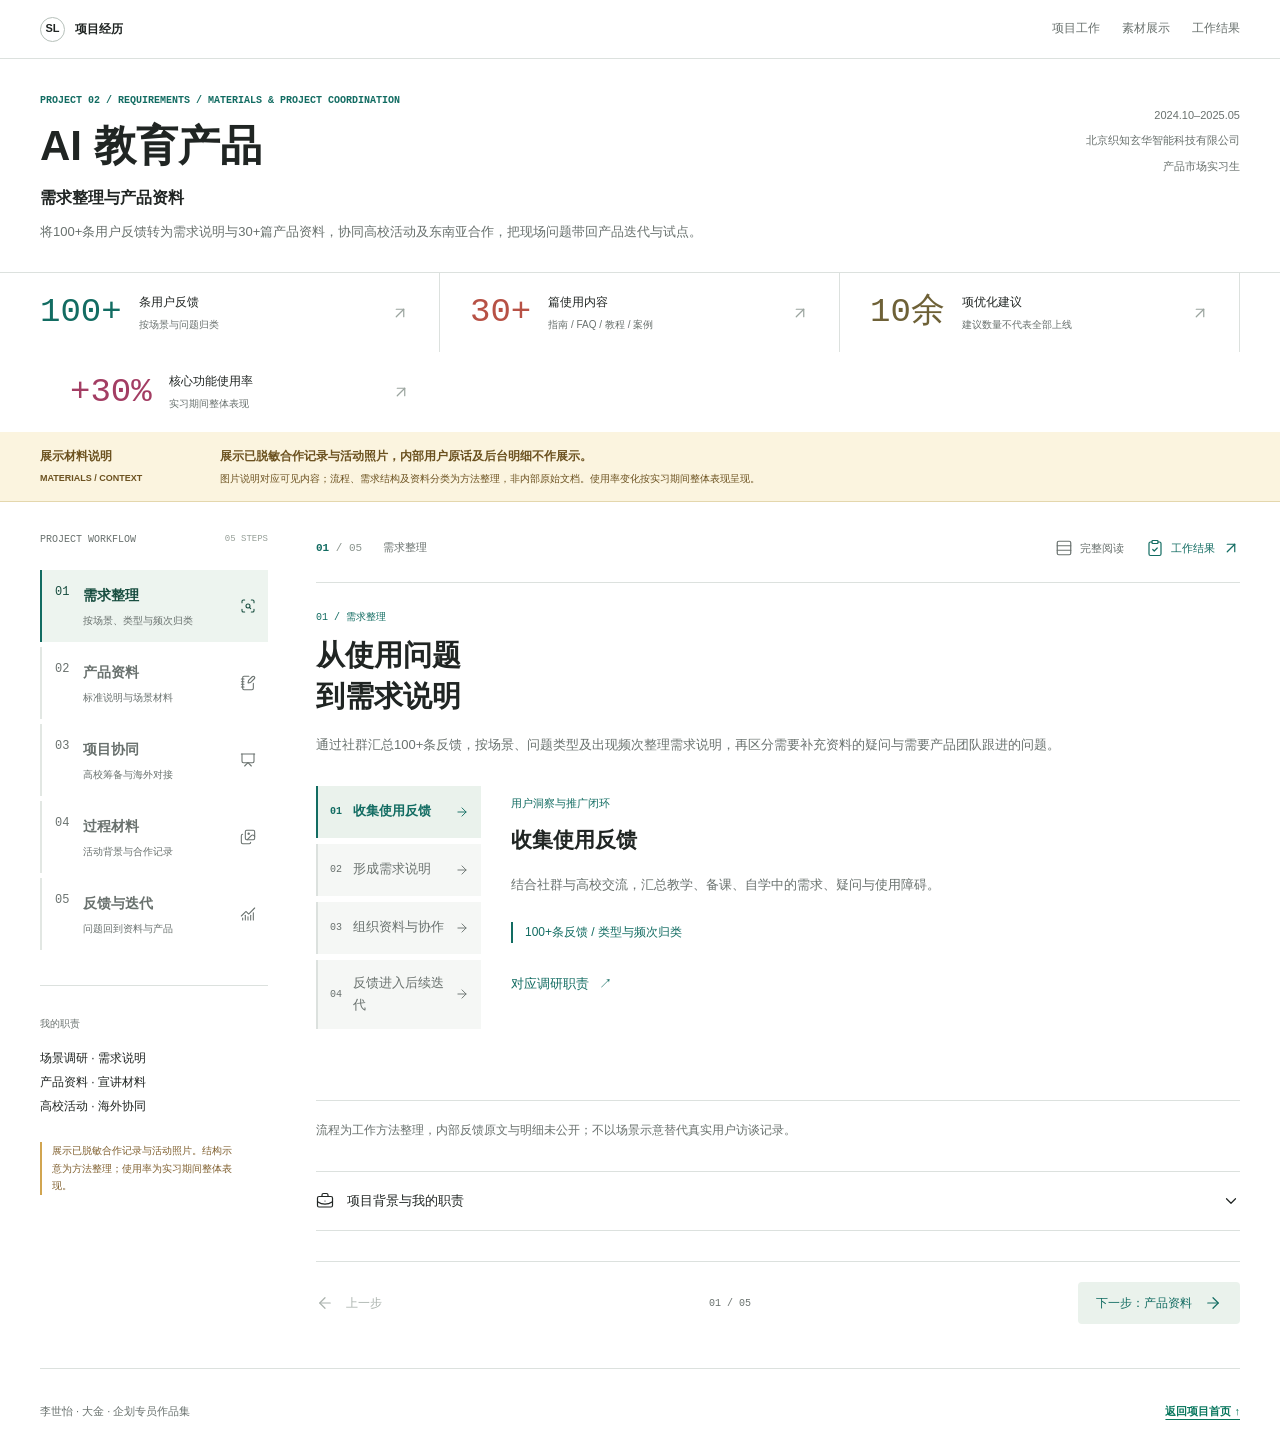
<file: docs/projects/ai-education-partnership/case_study.html>
<!doctype html>
<html lang="zh-CN">
<head>
  <meta charset="UTF-8">
  <meta name="viewport" content="width=device-width, initial-scale=1">
  <meta name="description" content="AI教育产品需求整理与资料标准化：整理100+条用户反馈，输出30+篇指南、FAQ、教程与案例，协同高校活动及东南亚合作，将现场反馈带回产品迭代与试点。">
  <title>AI 教育产品需求整理与资料标准化 | 李世怡 · 大金企划专员</title>
  <style>
    :root {
      --ink: #202e2a; --forest: #163c32; --green: #08765d; --blue: #245bd0;
      --pink: #b23768; --gold: #996014; --yellow: #ffe083; --muted: #5c6c66;
      --line: #d8e1dc; --soft: #f3f6f4; --paper: #fff;
    }
    * { box-sizing: border-box; }
    html { scroll-behavior: smooth; scroll-padding-top: 88px; }
    body { margin: 0; color: var(--ink); background: var(--paper); font: 16px/1.75 Inter, -apple-system, BlinkMacSystemFont, "Segoe UI", "PingFang SC", "Microsoft YaHei", sans-serif; letter-spacing: 0; }
    h1, h2, h3, h4, p, figure { margin: 0; }
    h1, h2, h3, h4 { line-height: 1.4; letter-spacing: 0; text-wrap: balance; }
    p { overflow-wrap: anywhere; }
    a { color: inherit; text-underline-offset: 4px; }
    img { display: block; max-width: 100%; height: auto; }
    button { font: inherit; cursor: pointer; touch-action: manipulation; }
    button, a { -webkit-tap-highlight-color: transparent; }
    [hidden] { display: none !important; }
    :focus-visible { outline: 3px solid var(--pink); outline-offset: 5px; }
    .mono { font-family: "SFMono-Regular", Consolas, monospace; font-variant-numeric: tabular-nums; }
    .wrap { width: min(1180px, calc(100% - 64px)); margin-inline: auto; }
    .skip-link { position: fixed; z-index: 100; top: 8px; left: 12px; transform: translateY(-150%); padding: 8px 12px; background: #fff; }
    .skip-link:focus { transform: none; }
    .topbar { position: sticky; top: 0; z-index: 30; min-height: 64px; display: flex; align-items: center; justify-content: space-between; gap: 24px; padding: 0 max(32px, calc((100% - 1180px) / 2)); background: #163c32fa; color: #fff; border-bottom: 1px solid #ffffff26; }
    .brand { display: inline-flex; align-items: center; gap: 10px; text-decoration: none; font-size: 13px; font-weight: 700; white-space: nowrap; }
    .brand-mark { display: grid; place-items: center; width: 28px; height: 28px; border: 1px solid #ffffff80; border-radius: 50%; font-size: 11px; }
    .topnav { display: flex; gap: 22px; overflow: auto; scrollbar-width: none; }
    .topnav::-webkit-scrollbar { display: none; }
    .topnav a { display: inline-flex; align-items: center; flex-shrink: 0; min-height: 44px; color: #d1e2da; font-size: 12px; text-decoration: none; border-bottom: 2px solid transparent; }
    .topnav a:hover, .topnav a[aria-current="location"] { color: #fff; border-bottom-color: var(--yellow); }
    .topnav .privacy-link { color: var(--yellow); font-weight: 750; }
    .hero { position: relative; isolation: isolate; color: #fff; background: var(--forest); }
    .hero::before { content: ""; position: absolute; inset: 0; z-index: -1; background: linear-gradient(90deg, #102b24fa 0%, #102b24ec 43%, #102b2460 75%, #102b2438 100%), url("../../works/covers/ai-partnership.jpg") center / cover no-repeat; }
    .hero-inner { padding-block: 64px 54px; }
    .eyebrow { color: #ffdf8a; font-size: 11px; font-weight: 750; margin-bottom: 22px; }
    h1 { max-width: 790px; font-size: 56px; font-weight: 850; line-height: 1.22; }
    .hero-copy { max-width: 630px; margin-top: 25px; color: #e2eee7; font-size: 17px; line-height: 1.9; }
    .hero-meta { display: flex; flex-wrap: wrap; gap: 8px 24px; margin-top: 30px; color: #e0e9e3; font-size: 12px; }
    .hero-meta span { padding-left: 10px; border-left: 2px solid #ffdf8a; }
    .hero-foot { display: flex; justify-content: space-between; align-items: center; gap: 24px; margin-top: 38px; padding-top: 20px; border-top: 1px solid #ffffff40; }
    .hero-foot p { color: #d1e2da; font-size: 12px; }
    .hero-foot a { display: inline-flex; gap: 18px; align-items: center; min-height: 44px; color: #ffdf8a; font-size: 13px; font-weight: 700; text-decoration: none; }
    .confidential { background: var(--yellow); color: #362807; border-bottom: 1px solid #d9b759; scroll-margin-top: 0; }
    .confidential-inner { display: grid; grid-template-columns: 220px 1fr; gap: 40px; padding-block: 25px; align-items: center; }
    .confidential-label { display: block; font-size: 19px; line-height: 1.4; }
    .confidential-label small { display: block; margin-top: 7px; font-size: 10px; font-weight: 650; }
    .confidential-copy strong { display: block; font-size: 16px; }
    .confidential-copy p { margin-top: 5px; font-size: 12px; }
    .band { border-bottom: 1px solid var(--line); }
    .band.soft { background: var(--soft); }
    .section { padding-block: 76px; scroll-margin-top: 16px; }
    .section-head { display: grid; grid-template-columns: minmax(0, .85fr) minmax(0, 1.15fr); align-items: start; gap: 70px; margin-bottom: 36px; }
    .index { margin-bottom: 12px; color: var(--green); font-size: 11px; font-weight: 750; }
    h2 { font-size: 36px; font-weight: 800; }
    h3 { font-size: 21px; }
    .section-intro { padding-top: 3px; font-size: 15px; color: var(--muted); line-height: 1.95; }
    .section-intro p + p { margin-top: 12px; }
    .work-grid { display: grid; grid-template-columns: repeat(4, minmax(0, 1fr)); gap: 26px; }
    .work-item { --accent: var(--green); padding-top: 24px; border-top: 3px solid var(--accent); }
    .work-item:nth-child(2) { --accent: var(--blue); }
    .work-item:nth-child(3) { --accent: var(--pink); }
    .work-item:nth-child(4) { --accent: var(--gold); }
    .work-number { display: block; color: var(--accent); font: 42px/1.1 "SFMono-Regular", Consolas, monospace; margin-bottom: 19px; }
    .work-item p { margin-top: 12px; font-size: 13px; color: var(--muted); }
    .timeline { display: grid; grid-template-columns: repeat(4, minmax(0, 1fr)); gap: 22px; padding: 0; margin: 0; list-style: none; }
    .stage { --accent: var(--green); position: relative; min-width: 0; padding-top: 29px; }
    .stage:nth-child(2) { --accent: var(--blue); }
    .stage:nth-child(3) { --accent: var(--pink); }
    .stage:nth-child(4) { --accent: var(--gold); }
    .stage::before { content: ""; position: absolute; top: 0; left: 0; right: -22px; height: 3px; background: var(--accent); }
    .stage:last-child::before { right: 0; }
    .stage:not(:last-child)::after { content: "→"; position: absolute; top: -18px; right: -18px; color: var(--accent); background: var(--soft); font-size: 23px; padding-inline: 4px; }
    .stage-top { display: flex; align-items: center; justify-content: space-between; gap: 14px; color: var(--accent); }
    .stage-top strong { font: 48px/1 "SFMono-Regular", Consolas, monospace; }
    .stage-top span { font-size: 10px; font-weight: 750; }
    .stage h3 { font-size: 20px; margin-top: 22px; min-height: 57px; }
    .stage p { min-height: 80px; margin-top: 12px; color: var(--muted); font-size: 13px; }
    .stage-output { min-height: 88px; padding-block: 17px; margin-top: 16px; border-top: 1px solid var(--line); }
    .stage-output small { display: block; font-size: 10px; color: var(--muted); margin-bottom: 5px; }
    .stage-output strong { display: block; font-size: 12px; font-weight: 650; }
    .stage a { display: inline-flex; min-height: 44px; align-items: center; gap: 14px; font-size: 12px; color: var(--accent); text-decoration: none; border-bottom: 1px solid currentColor; }
    .stage a:hover { background: #e5ece8; }
    .collaboration-map { display: grid; grid-template-columns: minmax(0, .8fr) minmax(0, 1fr) minmax(0, 1.25fr); gap: 62px; align-items: center; padding-block: 24px; }
    .partner { position: relative; border-block: 2px solid var(--blue); padding-block: 27px; }
    .map-label { display: block; color: var(--blue); font-size: 10px; font-weight: 750; margin-bottom: 14px; }
    .partner h3 { font-size: 24px; }
    .partner p { color: var(--muted); font-size: 13px; margin-top: 12px; }
    .partner::after { content: "⇄"; position: absolute; right: -46px; top: 50%; transform: translateY(-50%); color: var(--green); font-size: 25px; }
    .my-role { position: relative; padding: 30px 26px; background: var(--forest); color: #fff; border-radius: 4px; }
    .my-role .map-label { color: #a7e6c8; }
    .my-role h3 { font-size: 25px; line-height: 1.5; }
    .my-role ul { list-style: none; margin: 22px 0 0; padding: 0; color: #d8e9df; font-size: 13px; }
    .my-role li { padding-block: 8px; border-top: 1px solid #ffffff2b; }
    .my-role::after { content: ""; position: absolute; width: 31px; height: 1px; right: -31px; top: 50%; background: #95aea0; }
    .teams { display: grid; gap: 12px; position: relative; }
    .teams::before { content: ""; position: absolute; left: -32px; top: 47px; bottom: 47px; border-left: 1px solid #95aea0; }
    .team { --accent: var(--blue); position: relative; display: grid; grid-template-columns: 35px 1fr; gap: 12px; min-height: 94px; align-items: center; padding: 15px 18px; background: var(--soft); border-left: 3px solid var(--accent); }
    .team:nth-child(2) { --accent: var(--green); }
    .team:nth-child(3) { --accent: var(--pink); }
    .team:nth-child(4) { --accent: var(--gold); }
    .team::before { content: ""; position: absolute; left: -32px; width: 29px; top: 50%; height: 1px; background: #95aea0; }
    .team > span { color: var(--accent); font-size: 12px; }
    .team h4 { font-size: 15px; }
    .team p { color: var(--muted); font-size: 12px; margin-top: 4px; }
    .map-note { margin-top: 22px; padding-top: 19px; border-top: 1px solid var(--line); color: var(--muted); font-size: 12px; }
    .followup-table { border-top: 2px solid var(--ink); }
    .followup-row { display: grid; grid-template-columns: .65fr 1.2fr 1.15fr; gap: 36px; align-items: baseline; padding: 23px 0; border-bottom: 1px solid var(--line); }
    .followup-row.header { padding-block: 12px; font-size: 11px; color: var(--muted); }
    .followup-row h3 { font-size: 16px; }
    .followup-row h3 span { font-size: 11px; color: var(--green); margin-right: 10px; }
    .followup-row p { font-size: 13px; color: var(--muted); }
    .followup-row p:last-child { color: var(--ink); }
    .followup-label { display: none; }
    .records { display: grid; grid-template-columns: repeat(3, minmax(0, 1fr)); gap: 30px; margin-top: 32px; }
    .record { padding-top: 16px; border-top: 3px solid var(--green); }
    .record:nth-child(2) { border-top-color: var(--blue); }
    .record:nth-child(3) { border-top-color: var(--pink); }
    .record h4 { font-size: 15px; }
    .record p { margin-top: 7px; font-size: 12px; color: var(--muted); }
    .evidence-notice { display: flex; align-items: baseline; gap: 24px; padding: 17px 22px; margin-bottom: 32px; color: #362807; background: var(--yellow); border-left: 4px solid #ae790b; }
    .evidence-notice strong { flex-shrink: 0; font-size: 14px; }
    .evidence-notice p { font-size: 12px; }
    .evidence-grid { display: grid; grid-template-columns: repeat(6, minmax(0, 1fr)); gap: 38px 26px; }
    .evidence { grid-column: span 2; min-width: 0; scroll-margin-top: 108px; }
    .evidence:nth-child(-n+2) { grid-column: span 3; }
    .evidence:target { outline: 3px solid var(--green); outline-offset: 10px; }
    .evidence-heading { display: flex; align-items: baseline; justify-content: space-between; gap: 12px; padding-bottom: 12px; }
    .evidence-heading span { font-size: 12px; color: var(--green); font-weight: 750; }
    .evidence-heading time { font-size: 11px; color: var(--muted); }
    .evidence-frame { display: block; position: relative; aspect-ratio: 4 / 3; overflow: hidden; background: #eef0ef; border: 1px solid var(--line); cursor: zoom-in; }
    .evidence:nth-child(-n+2) .evidence-frame { aspect-ratio: 1.9 / 1; }
    .evidence-frame img { width: 100%; height: 100%; object-fit: contain; }
    .evidence-frame:hover { outline: 3px solid var(--green); outline-offset: -3px; }
    .evidence figcaption { margin-top: 16px; padding-top: 15px; border-top: 1px solid var(--line); }
    .evidence figcaption strong { display: block; font-size: 16px; }
    .evidence figcaption p { font-size: 12px; color: var(--muted); margin-top: 7px; }
    .outcomes-band { color: #fff; background: var(--forest); }
    .outcomes-band .index { color: #a7e6c8; }
    .outcomes-band .section-intro { color: #d1e2d9; }
    .outcome-grid { display: grid; grid-template-columns: repeat(3, minmax(0, 1fr)); border-block: 1px solid #ffffff42; }
    .outcome { padding: 30px 28px; }
    .outcome:first-child { padding-left: 0; }
    .outcome + .outcome { border-left: 1px solid #ffffff42; }
    .outcome span { font-size: 10px; color: #ffdf8a; }
    .outcome h3 { font-size: 23px; margin-top: 26px; }
    .outcome p { font-size: 13px; margin-top: 12px; color: #d1e2d9; }
    .signing-evidence { width: min(820px, 100%); margin: 32px auto 0; }
    .signing-evidence .evidence-frame { aspect-ratio: 1188 / 573; border-color: #ffffff42; }
    .signing-evidence figcaption { padding-top: 14px; }
    .signing-evidence figcaption strong { font-size: 16px; }
    .signing-evidence figcaption p { margin-top: 4px; color: #d1e2d9; font-size: 13px; }
    .contribution { display: flex; gap: 26px; margin-top: 30px; align-items: baseline; }
    .contribution strong { flex-shrink: 0; color: #ffdf8a; font-size: 13px; }
    .contribution p { color: #d1e2d9; font-size: 13px; }
    .footer { padding-block: 26px; color: var(--muted); font-size: 11px; }
    .footer .wrap { display: flex; align-items: center; justify-content: space-between; gap: 20px; }
    .footer a { display: inline-flex; align-items: center; min-height: 44px; color: var(--green); font-weight: 700; }
    .lightbox { width: min(1320px, calc(100% - 40px)); max-width: none; height: min(920px, calc(100dvh - 40px)); max-height: none; margin: auto; padding: 0; border: 1px solid #ffffff4a; border-radius: 6px; background: #172a23; color: #fff; }
    .lightbox::backdrop { background: #081510e8; }
    .lightbox[open] { display: grid; grid-template-rows: auto auto minmax(0, 1fr) auto; }
    .lightbox-head { display: flex; align-items: center; justify-content: space-between; gap: 18px; padding: 12px 18px; }
    .lightbox-head h2 { font-size: 16px; }
    .icon-button { display: grid; place-items: center; width: 44px; height: 44px; flex-shrink: 0; padding: 0; border: 1px solid #ffffff55; border-radius: 4px; background: transparent; color: #fff; font-size: 25px; }
    .icon-button:hover:not(:disabled) { background: #ffffff20; }
    .icon-button:disabled { opacity: .3; cursor: default; }
    .lightbox-disclosure { padding: 8px 18px; color: #362807; background: var(--yellow); font-size: 12px; font-weight: 650; }
    .lightbox-visual { min-height: 0; display: grid; place-items: center; padding: 14px; }
    .lightbox-visual img { width: 100%; height: 100%; min-height: 0; object-fit: contain; }
    .lightbox-footer { display: grid; grid-template-columns: 44px minmax(0, 1fr) 44px; gap: 18px; align-items: center; padding: 12px 18px; border-top: 1px solid #ffffff30; }
    .lightbox-caption { min-width: 0; text-align: center; }
    .lightbox-caption p { color: #d1e2d9; font-size: 12px; }
    .lightbox-caption a { display: inline-flex; align-items: center; min-height: 32px; font-size: 11px; color: #ffdf8a; }
    @media (max-width: 1000px) {
      h1 { font-size: 48px; max-width: 720px; } h2 { font-size: 32px; }
      .topnav { gap: 16px; } .brand { font-size: 12px; }
      .section-head { gap: 36px; }
      .confidential-inner { grid-template-columns: 190px 1fr; gap: 26px; }
      .work-grid { gap: 22px; } .work-item h3 { font-size: 19px; }
      .timeline { gap: 18px; } .stage::before { right: -18px; }
      .stage h3 { font-size: 18px; min-height: 51px; } .stage p { min-height: 104px; }
      .collaboration-map { gap: 42px; } .partner::after { right: -34px; }
      .my-role { padding: 24px 20px; } .my-role h3 { font-size: 22px; }
      .my-role::after { right: -21px; width: 21px; } .teams::before { left: -22px; }
      .team { padding-inline: 14px; grid-template-columns: 24px 1fr; gap: 8px; }
      .team::before { width: 19px; left: -22px; }
      .evidence-grid { gap: 30px 22px; } .evidence { grid-column: span 3; }
      .outcome h3 { font-size: 21px; } .outcome { padding-inline: 20px; }
    }
    @media (max-width: 760px) {
      html { scroll-padding-top: 104px; }
      .wrap { width: calc(100% - 36px); }
      .topbar { flex-direction: column; align-items: stretch; gap: 0; padding: 12px 18px 0; }
      .brand { font-size: 12px; } .brand-mark { width: 24px; height: 24px; }
      .topnav { width: 100%; gap: 21px; } .topnav a { font-size: 11px; }
      .hero-inner { padding-block: 38px 28px; }
      .hero::before { background-image: linear-gradient(90deg, #102b24ef 0%, #102b24e0 50%, #102b2490 100%), url("../../works/covers/ai-partnership.jpg"); background-position: center, 62% center; }
      h1 { font-size: 34px; line-height: 1.3; }
      .eyebrow { font-size: 10px; margin-bottom: 16px; }
      .hero-copy { font-size: 14px; margin-top: 20px; }
      .hero-meta { margin-top: 20px; gap: 8px 18px; font-size: 10px; }
      .hero-foot { margin-top: 25px; padding-top: 12px; gap: 16px; }
      .hero-foot p { max-width: 190px; font-size: 10px; } .hero-foot a { font-size: 11px; gap: 8px; flex-shrink: 0; }
      .confidential-inner { grid-template-columns: 1fr; padding-block: 21px; gap: 12px; }
      .confidential-label { font-size: 18px; }
      .confidential-label small { display: none; }
      .confidential-copy strong { font-size: 14px; } .confidential-copy p { font-size: 11px; }
      .section { padding-block: 50px; }
      .section-head { grid-template-columns: 1fr; gap: 18px; margin-bottom: 28px; }
      .section-intro { font-size: 14px; } h2 { font-size: 29px; }
      .index { font-size: 10px; margin-bottom: 10px; }
      .work-grid { grid-template-columns: repeat(2, minmax(0, 1fr)); gap: 28px 24px; }
      .work-item { padding-top: 17px; } .work-number { font-size: 33px; margin-bottom: 12px; }
      .work-item h3 { font-size: 19px; } .work-item p { font-size: 12px; margin-top: 8px; }
      .timeline { grid-template-columns: 1fr; gap: 0; }
      .stage { padding: 0 0 30px 63px; margin-left: 9px; border-left: 2px solid var(--accent); }
      .stage:last-child { padding-bottom: 0; }
      .stage::before { display: none; }
      .stage:not(:last-child)::after { content: "↓"; left: -11px; right: auto; top: auto; bottom: 5px; padding: 0; font-size: 22px; }
      .stage-top strong { position: absolute; left: 15px; top: 3px; font-size: 25px; }
      .stage-top span { font-size: 10px; }
      .stage h3 { margin-top: 7px; font-size: 20px; min-height: 0; }
      .stage p { min-height: 0; margin-top: 10px; font-size: 13px; }
      .stage-output { min-height: 0; padding-block: 12px 0; margin-top: 12px; }
      .stage a { margin-top: 8px; font-size: 11px; }
      .collaboration-map { grid-template-columns: 1fr; gap: 38px; padding: 0; }
      .partner { padding-block: 19px; } .partner h3 { font-size: 23px; }
      .map-label { margin-bottom: 10px; }
      .partner::after { content: "↕"; top: auto; bottom: -36px; left: 28px; right: auto; transform: none; }
      .my-role { padding: 24px; } .my-role h3 { font-size: 24px; }
      .my-role h3 br { display: none; }
      .my-role ul { display: flex; flex-wrap: wrap; gap: 8px 22px; margin-top: 15px; }
      .my-role li { font-size: 12px; }
      .my-role::after { top: 100%; right: auto; left: 40px; width: 1px; height: 38px; }
      .teams { margin-left: 62px; }
      .teams::before { top: 0; left: -22px; bottom: 47px; }
      .team { grid-template-columns: 25px 1fr; min-height: 94px; padding: 15px 13px; }
      .team h4 { font-size: 14px; } .team p { font-size: 11px; }
      .map-note { margin-top: 25px; font-size: 11px; }
      .followup-row { grid-template-columns: 1fr; gap: 10px; padding-block: 22px; }
      .followup-row.header { display: none; }
      .followup-row p { display: grid; grid-template-columns: 68px 1fr; gap: 15px; font-size: 12px; }
      .followup-label { display: inline; color: var(--muted); font-size: 11px; }
      .records { grid-template-columns: 1fr; gap: 20px; }
      .record { display: grid; grid-template-columns: 100px 1fr; gap: 18px; }
      .record h4 { font-size: 14px; } .record p { margin: 0; }
      .evidence-notice { display: block; padding: 15px 17px; margin-bottom: 27px; }
      .evidence-notice p { margin-top: 6px; font-size: 11px; }
      .evidence-grid { grid-template-columns: 1fr; gap: 30px; }
      .evidence, .evidence:nth-child(-n+2) { grid-column: auto; }
      .evidence-heading { padding-bottom: 9px; }
      .evidence figcaption { margin-top: 12px; padding-top: 12px; }
      .outcome-grid { grid-template-columns: 1fr; }
      .outcome, .outcome:first-child { padding: 23px 0; }
      .outcome + .outcome { border-left: 0; border-top: 1px solid #ffffff42; }
      .outcome h3 { margin-top: 10px; font-size: 23px; } .outcome p { margin-top: 8px; }
      .contribution { display: block; margin-top: 25px; } .contribution p { margin-top: 10px; font-size: 12px; }
      .footer .wrap { flex-direction: column; align-items: flex-start; gap: 5px; }
      .lightbox { width: calc(100% - 16px); height: calc(100dvh - 24px); }
      .lightbox-head { padding: 10px 12px; gap: 12px; } .lightbox-head h2 { font-size: 14px; }
      .lightbox-disclosure { padding: 8px 12px; font-size: 11px; }
      .lightbox-visual { padding: 8px; }
      .lightbox-footer { gap: 10px; padding: 12px; } .lightbox-caption p { font-size: 11px; }
    }
    @media (prefers-reduced-motion: reduce) { html { scroll-behavior: auto; } }
  </style>
  <link rel="stylesheet" href="../ai-news-dashboard/case-study-workspace.css">
  <link rel="stylesheet" href="../project-workspace.css">
  <link rel="stylesheet" href="../market-workspace.css">
</head>
<body>
  <a class="skip-link" href="#overview">跳至项目内容</a>
  <header class="topbar">
    <a class="brand" href="../../index.html" aria-label="返回作品集首页"><span class="brand-mark">SL</span><span>李世怡 · 大金 · 企划专员</span></a>
    <nav class="topnav" aria-label="页面导航">
      <a href="#journey">需求整理</a><a href="#followup">产品资料</a><a href="#collaboration">项目协同</a><a href="#evidence">过程材料</a><a href="#outcome">结果与迭代</a><a class="privacy-link" href="#confidential">材料说明</a>
    </nav>
  </header>
  <main>
    <section class="hero" aria-labelledby="project-title">
      <div class="wrap hero-inner">
        <p class="eyebrow">PROJECT 02 / PRODUCT MATERIALS · AI EDUCATION</p>
        <h1 id="project-title">AI 教育产品<br>需求整理与资料标准化</h1>
        <p class="hero-copy">将100+条用户反馈转为需求说明与30+篇产品资料，协同高校活动及东南亚合作，把现场问题带回产品迭代与试点。</p>
        <div class="hero-meta"><span>2024.10–2025.05</span><span>北京织知玄华智能科技有限公司</span><span>产品市场实习生</span></div>
        <div class="hero-foot"><p>需求整理 / 产品资料 / 活动协同 / 合作跟进</p><a href="#journey">查看工作闭环 <span aria-hidden="true">↓</span></a></div>
      </div>
    </section>
    <aside class="confidential" id="confidential" aria-labelledby="confidential-title">
      <div class="wrap confidential-inner">
        <strong class="confidential-label" id="confidential-title">展示材料说明<small>MATERIALS / CONTEXT</small></strong>
        <div class="confidential-copy"><strong>展示已脱敏合作记录与活动照片，内部用户原话及后台明细不作展示。</strong><p>图片说明对应可见内容；流程、需求结构及资料分类为方法整理，非内部原始文档。使用率变化按实习期间整体表现呈现。</p></div>
      </div>
    </aside>

    <div class="band">
      <section class="wrap section" id="overview" aria-labelledby="overview-title">
        <div class="section-head">
          <div><p class="index">01 / 背景与职责</p><h2 id="overview-title">把使用需求<br>转成可用的产品资料</h2></div>
          <div class="section-intro"><p>海外及内地高校用户在教学、备课和自学中的任务不同，产品介绍需要说明适用场景、操作流程及常见问题。</p><p>我先把社群反馈按类型及频次整理成需求说明，再转为指南、FAQ、教程与场景案例；同时协同高校宣讲体验及东南亚合作，把新增问题交回产品团队跟进。</p></div>
        </div>
        <div class="work-grid">
          <article class="work-item"><span class="work-number">01</span><h3>需求整理</h3><p>围绕教学、备课与自学场景，汇总100+条用户反馈，按问题类型与频次整理需求说明。</p></article>
          <article class="work-item"><span class="work-number">02</span><h3>产品资料标准化</h3><p>从0到1开展公众号内容建设，梳理功能、场景及操作流程，输出30+篇指南、FAQ、教程与案例。</p></article>
          <article class="work-item"><span class="work-number">03</span><h3>高校活动协同</h3><p>对接宣讲与体验流程，协同准备演示、FAQ、教师案例及课程材料，跟进筹备节点与现场答疑。</p></article>
          <article class="work-item"><span class="work-number">04</span><h3>合作推进与反馈</h3><p>协助梳理东南亚合作需求与分工，跟进签署和交接；结合用户行为及师生反馈提出10余项建议。</p></article>
        </div>
      </section>
    </div>

    <div class="band soft">
      <section class="wrap section" id="journey" aria-labelledby="journey-title">
        <div class="section-head">
          <div><p class="index">02 / 调研与需求说明</p><h2 id="journey-title">从使用问题<br>到需求说明</h2></div>
          <p class="section-intro">通过社群汇总100+条反馈，按场景、问题类型及出现频次整理需求说明，再区分需要补充资料的疑问与需要产品团队跟进的问题。</p>
        </div>
        <ol class="timeline" aria-label="四阶段需求整理与项目协同闭环">
          <li class="stage"><div class="stage-top"><strong>01</strong><span>LISTEN</span></div><h3>收集使用反馈</h3><p>结合社群与高校交流，汇总教学、备课、自学中的需求、疑问与使用障碍。</p><div class="stage-output"><small>已有工作</small><strong>100+条反馈 / 类型与频次归类</strong></div><a href="#overview">对应调研职责 <span aria-hidden="true">↗</span></a></li>
          <li class="stage"><div class="stage-top"><strong>02</strong><span>DEFINE</span></div><h3>形成需求说明</h3><p>按问题类型与频次梳理高频诉求，对应产品功能与使用场景，为资料补充和产品优化提供依据。</p><div class="stage-output"><small>方法整理</small><strong>使用场景 → 问题归类 → 需求说明</strong></div><a href="#followup">查看内容结构 <span aria-hidden="true">↗</span></a></li>
          <li class="stage"><div class="stage-top"><strong>03</strong><span>COMMUNICATE</span></div><h3>组织资料与协作</h3><p>将已确认信息整理为公众号内容及高校活动资料，协同产品、业务团队核对功能说明、筹备节点及现场安排。</p><div class="stage-output"><small>已有产出</small><strong>30+篇资料 / 高校活动与合作跟进</strong></div><a href="#collaboration">查看项目协同 <span aria-hidden="true">↗</span></a></li>
          <li class="stage"><div class="stage-top"><strong>04</strong><span>ITERATE</span></div><h3>反馈进入后续迭代</h3><p>结合用户行为及现场问题，补充FAQ与案例；向产品团队提出优化建议，支持后续迭代与高校试点。</p><div class="stage-output"><small>已有工作</small><strong>10余项建议 / 产品迭代与高校试点</strong></div><a href="#outcome">查看结果与迭代 <span aria-hidden="true">↗</span></a></li>
        </ol>
        <p class="map-note">流程为工作方法整理，内部反馈原文与明细未公开；不以场景示意替代真实用户访谈记录。</p>
      </section>
    </div>

    <div class="band soft">
      <section class="wrap section" id="followup" aria-labelledby="followup-title">
        <div class="section-head">
          <div><p class="index">03 / 产品资料标准化</p><h2 id="followup-title">围绕产品信息<br>形成可复用资料</h2></div>
          <p class="section-intro">从0到1开展公众号内容建设，累计输出30+篇指南、FAQ、教程与场景案例。资料围绕产品功能、适用场景及操作流程组织，协同团队准备宣讲与体验所需内容。</p>
        </div>
        <div class="followup-table" role="table" aria-label="产品资料类型与我的工作">
          <div class="followup-row header" role="row"><span role="columnheader">资料类型</span><span role="columnheader">回应的用户需求</span><span role="columnheader">我的工作与结构</span></div>
          <div class="followup-row" role="row"><h3 role="rowheader"><span class="mono">01</span>产品介绍与指南</h3><p role="cell"><span class="followup-label">用户需求</span><span>初次接触产品，希望了解适用任务及如何开始使用。</span></p><p role="cell"><span class="followup-label">我的工作</span><span>梳理产品功能与适用场景，按照使用入口、首次操作组织标准化介绍；支持产品演示准备。</span></p></div>
          <div class="followup-row" role="row"><h3 role="rowheader"><span class="mono">02</span>功能教程</h3><p role="cell"><span class="followup-label">用户需求</span><span>已有具体任务，需要知道输入要求、关键步骤及结果查看方式。</span></p><p role="cell"><span class="followup-label">我的工作</span><span>将操作拆成可理解的步骤，协同核对产品信息，使线上教程与现场演示保持一致。</span></p></div>
          <div class="followup-row" role="row"><h3 role="rowheader"><span class="mono">03</span>FAQ 与现场答疑</h3><p role="cell"><span class="followup-label">用户需求</span><span>重复出现的使用疑问，需要可查阅、已确认的说明。</span></p><p role="cell"><span class="followup-label">我的工作</span><span>归类高频问题，准备FAQ；现场负责答疑，待确认问题记录后交由相关团队核查。</span></p></div>
          <div class="followup-row" role="row"><h3 role="rowheader"><span class="mono">04</span>场景案例与课程材料</h3><p role="cell"><span class="followup-label">用户需求</span><span>希望理解功能如何用于教学、备课或自学，而不仅是知道功能名称。</span></p><p role="cell"><span class="followup-label">我的工作</span><span>输出场景内容，协同准备教师案例与课程材料，以任务、操作及结果串起产品价值。</span></p></div>
        </div>
        <div class="records" aria-label="产品资料与活动衔接">
          <article class="record"><h4>线上持续查阅</h4><p>公众号提供指南、FAQ、教程及案例，帮助用户理解产品价值与使用方式。</p></article>
          <article class="record"><h4>线下演示与体验</h4><p>演示、FAQ、教师案例及课程材料支持高校宣讲，现场记录新问题。</p></article>
          <article class="record"><h4>反馈补充内容</h4><p>将可通过说明解决的问题补入资料，需要产品改进的事项提交团队跟进。</p></article>
        </div>
        <p class="map-note">上述结构为内容组织方法整理，非内部原始文档。30+篇包括指南、FAQ、教程与案例，不重复统计为不同项目产出。</p>
      </section>
    </div>

    <div class="band">
      <section class="wrap section" id="collaboration" aria-labelledby="collaboration-title">
        <div class="section-head">
          <div><p class="index">04 / 活动与合作推进</p><h2 id="collaboration-title">资料、分工与节点<br>衔接现场和合作推进</h2></div>
          <p class="section-intro">高校活动需要让宣讲流程、演示资料与现场答疑相互衔接；东南亚合作需要明确需求、双方分工及交接节点。我协助同步信息、跟进筹备安排与协议签署，支持对应负责人推进。</p>
        </div>
        <div class="collaboration-map" aria-label="高校及海外合作需求通过资料准备与节点跟进，连接产品、业务、高校及海外合作团队">
          <article class="partner"><span class="map-label">USERS / PARTNERS</span><h3>高校与海外合作方</h3><p>使用场景与活动需求<br>当地推广与合作安排</p></article>
          <article class="my-role"><span class="map-label">MY CONTRIBUTION / 我的工作</span><h3>资料准备<br>与节点跟进</h3><ul><li>活动流程、筹备节点与答疑</li><li>需求说明、反馈与分工同步</li><li>协议签署与资料交接跟进</li></ul></article>
          <div class="teams">
            <article class="team"><span class="mono">01</span><div><h4>高校对接与活动安排</h4><p>确认宣讲体验需求及流程，协调演示准备，负责现场答疑并记录师生反馈。</p></div></article>
            <article class="team"><span class="mono">02</span><div><h4>产品团队与资料核对</h4><p>协同准备产品演示、FAQ、教师案例及课程材料，核对功能说明并同步使用问题。</p></div></article>
            <article class="team"><span class="mono">03</span><div><h4>业务团队与执行协作</h4><p>同步活动资料、团队分工与筹备节点，将现场问题和后续待办交由对应团队跟进。</p></div></article>
            <article class="team"><span class="mono">04</span><div><h4>东南亚合作与项目交接</h4><p>协助梳理合作需求及双方分工，跟进协议签署、资料交接与对接节点。</p></div></article>
          </div>
        </div>
        <div class="records" aria-label="活动执行环节">
          <article class="record"><h4>会前：需求与材料</h4><p>对接高校需求，安排宣讲体验流程，协同确认演示、FAQ、教师案例及课程材料。</p></article>
          <article class="record"><h4>现场：演示与答疑</h4><p>配合产品宣讲和体验，负责使用答疑，记录师生关注点及使用障碍。</p></article>
          <article class="record"><h4>会后：反馈与改进</h4><p>结合用户行为及师生反馈提出优化建议，补充资料并支持产品迭代与高校试点。</p></article>
        </div>
        <p class="map-note">合作协议是确认分工并推进交接的一环；最终合作条件与协议审批由对应负责人确认。</p>
      </section>
    </div>

    <div class="band">
      <section class="wrap section" id="evidence" aria-labelledby="evidence-title">
        <div class="section-head">
          <div><p class="index">05 / 过程材料</p><h2 id="evidence-title">高校活动与<br>合作推进材料</h2></div>
          <p class="section-intro">以下高校交流照片及已脱敏合作记录呈现活动场景、信息同步及文件整理过程。内容产量与使用率变化按实习期汇总口径说明。</p>
        </div>
        <aside class="evidence-notice" aria-label="过程材料说明"><strong>过程材料</strong><p>合作记录和活动照片对应团队推进过程，个人职责为需求与资料整理、活动协同及节点跟进。</p></aside>
        <figure class="evidence" style="margin-bottom:36px" id="education-event"><div class="evidence-heading"><span class="mono">FIELD / UNIVERSITY</span><span>高校交流活动</span></div><a class="evidence-frame" href="../../works/covers/education-pilot.png" target="_blank" rel="noopener" aria-label="查看高校交流活动图片" title="查看图片"><img src="../../works/covers/education-pilot.png" alt="高校交流活动图片" loading="lazy"></a><figcaption><strong>高校宣讲与体验背景</strong><p>高校交流场景；个人参与材料准备、活动流程安排与现场答疑。</p></figcaption></figure>
        <div class="evidence-grid">
          <figure class="evidence" id="evidence-01"><div class="evidence-heading"><span class="mono">RECORD 01</span><time datetime="2025-01-14">2025.01.14</time></div><a class="evidence-frame" href="./assets/evidence-latest-01.jpg" target="_blank" rel="noopener" aria-label="查看初步信息同步图片" title="查看图片"><img src="./assets/evidence-latest-01.jpg" alt="已脱敏的初步信息同步记录，2025年1月14日" loading="lazy" width="1710" height="844"></a><figcaption><strong>初步信息同步</strong><p>同步已有合作信息，整理需要进一步确认的问题。</p></figcaption></figure>
          <figure class="evidence" id="evidence-02"><div class="evidence-heading"><span class="mono">RECORD 02</span><time datetime="2025-01-15">2025.01.15</time></div><a class="evidence-frame" href="./assets/evidence-latest-02.jpg" target="_blank" rel="noopener" aria-label="查看方案反馈与内部讨论图片" title="查看图片"><img src="./assets/evidence-latest-02.jpg" alt="已脱敏的方案反馈与内部讨论记录，2025年1月15日" loading="lazy" width="1569" height="765"></a><figcaption><strong>方案反馈与内部讨论</strong><p>围绕合作方案同步意见，跟进内部反馈。</p></figcaption></figure>
          <figure class="evidence" id="evidence-03"><div class="evidence-heading"><span class="mono">RECORD 03</span><time datetime="2025-02-05">2025.02.05</time></div><a class="evidence-frame" href="./assets/evidence-latest-03.jpg" target="_blank" rel="noopener" aria-label="查看合作事项沟通图片" title="查看图片"><img src="./assets/evidence-latest-03.jpg" alt="已脱敏的合作事项沟通记录，2025年2月5日" loading="lazy" width="1692" height="1336"></a><figcaption><strong>合作事项沟通</strong><p>整理商讨结果，汇总市场与后续合作相关意见。</p></figcaption></figure>
          <figure class="evidence" id="evidence-04"><div class="evidence-heading"><span class="mono">RECORD 04</span><time datetime="2025-02-20">2025.02.20</time></div><a class="evidence-frame" href="./assets/evidence-latest-04.jpg" target="_blank" rel="noopener" aria-label="查看文件核对与流程跟进图片" title="查看图片"><img src="./assets/evidence-latest-04.jpg" alt="已脱敏的文件发送与信息同步记录，2025年2月20日" loading="lazy" width="1688" height="942"></a><figcaption><strong>文件核对与流程跟进</strong><p>发送合作文件，同步待整理的信息与相关问题；发送记录不作为签署证明。</p></figcaption></figure>
          <figure class="evidence" id="evidence-05"><div class="evidence-heading"><span class="mono">RECORD 05</span><time datetime="2025-02-28">2025.02.28</time></div><a class="evidence-frame" href="./assets/evidence-latest-05.jpg" target="_blank" rel="noopener" aria-label="查看文件整理与信息同步图片" title="查看图片"><img src="./assets/evidence-latest-05.jpg" alt="已脱敏的文件整理、发送与存档记录，2025年2月28日" loading="lazy" width="1706" height="1238"></a><figcaption><strong>文件整理与信息同步</strong><p>整理并发送相关文件，配合查阅与存档。</p></figcaption></figure>
        </div>
      </section>
    </div>

    <div class="band outcomes-band">
      <section class="wrap section" id="outcome" aria-labelledby="outcome-title">
        <div class="section-head"><div><p class="index">06 / 结果与迭代</p><h2 id="outcome-title">让现场反馈<br>回到资料和产品迭代</h2></div><p class="section-intro">需求说明、产品资料与现场协同共同支持用户理解和使用产品。将会后问题分为资料补充与产品优化事项，推动信息回到后续迭代和高校试点。</p></div>
        <div class="outcome-grid">
          <article class="outcome"><span>01 / PRODUCT USAGE</span><h3>核心功能使用率提升30%</h3><p>按实习期间整体表现整理，提升30%为相对变化；不单独归因于某篇内容或某场活动。</p></article>
          <article class="outcome"><span>02 / FEEDBACK</span><h3>提出10余项优化建议</h3><p>结合用户行为与师生反馈，向相关团队提供改进建议；建议数量不代表全部已上线。</p></article>
          <article class="outcome"><span>03 / PROJECT COORDINATION</span><h3>支持合作与高校试点</h3><p>协助梳理东南亚合作需求、分工及对接节点，跟进协议签署与资料交接；活动反馈支持后续产品迭代和高校试点。</p></article>
        </div>
        <figure class="signing-evidence">
          <a class="evidence-frame" href="./assets/06-signing.jpg" target="_blank" rel="noopener" aria-label="查看合作签约仪式现场图片" title="查看图片"><img src="./assets/06-signing.jpg" alt="已脱敏的合作签约仪式现场合影" loading="lazy" width="1188" height="573"></a>
          <figcaption><strong>合作签约仪式现场</strong><p>呈现团队合作项目的阶段性结果；个人参与内容为需求及分工整理、签署跟进和交接支持。</p></figcaption>
        </figure>
        <div class="contribution"><strong>后续迭代</strong><p>高频需求形成说明 → 已确认问题补入FAQ、教程与案例 → 产品优化事项提交团队跟进 → 通过后续宣讲体验与试点继续收集反馈，更新资料及下一轮需求。</p></div>
        <div class="contribution"><strong>AI 与 SOP</strong><p>AI辅助整理反馈、内容提纲和执行清单，人工核对产品信息与发布内容。反馈分类、资料核对、筹备节点和会后跟进可沉淀为SOP及常用模板；此处展示工作方法与模板结构。</p></div>
      </section>
    </div>
  </main>
  <footer class="footer"><div class="wrap"><span>李世怡 · 大金 · 企划专员作品集</span><a href="../../index.html">返回项目首页 ↑</a></div></footer>

  <dialog class="lightbox" aria-labelledby="lightbox-title" aria-describedby="lightbox-disclosure">
    <header class="lightbox-head"><h2 id="lightbox-title">项目材料</h2><button class="icon-button" id="lightbox-close" type="button" aria-label="关闭大图" title="关闭大图" autofocus>×</button></header>
    <p class="lightbox-disclosure" id="lightbox-disclosure">已脱敏材料 · 未公开信息因保密要求不作展示</p>
    <div class="lightbox-visual"><img alt="" hidden></div>
    <footer class="lightbox-footer"><button class="icon-button" id="lightbox-prev" type="button" aria-label="上一张材料" title="上一张材料">←</button><div class="lightbox-caption" aria-live="polite"><p id="lightbox-caption"></p><a id="lightbox-original" target="_blank" rel="noopener">打开原图 ↗</a></div><button class="icon-button" id="lightbox-next" type="button" aria-label="下一张材料" title="下一张材料">→</button></footer>
  </dialog>
  <script>
    const lightbox = document.querySelector('.lightbox');
    const links = [...document.querySelectorAll('.evidence-frame')];
    const preview = lightbox.querySelector('img');
    const previous = document.querySelector('#lightbox-prev');
    const next = document.querySelector('#lightbox-next');
    let activeIndex = 0;
    let opener = null;
    let previousOverflow = '';

    function showImage(index) {
      activeIndex = index;
      const link = links[index];
      const figure = link.closest('figure');
      preview.src = link.href;
      preview.alt = link.querySelector('img').alt;
      preview.hidden = false;
      document.querySelector('#lightbox-title').textContent = figure.querySelector('figcaption strong').textContent;
      const detail = figure.querySelector('time')?.textContent || figure.querySelector('figcaption p').textContent;
      document.querySelector('#lightbox-caption').textContent = `${String(index + 1).padStart(2, '0')} / ${String(links.length).padStart(2, '0')} · ${detail}`;
      document.querySelector('#lightbox-original').href = link.href;
      previous.disabled = index === 0;
      next.disabled = index === links.length - 1;
    }

    // Image links remain usable when dialog support or JavaScript is unavailable.
    if (typeof lightbox.showModal === 'function') {
      links.forEach((link, index) => link.addEventListener('click', (event) => {
        if (event.ctrlKey || event.metaKey || event.shiftKey || event.altKey) return;
        event.preventDefault();
        opener = link;
        previousOverflow = document.body.style.overflow;
        showImage(index);
        lightbox.showModal();
        document.body.style.overflow = 'hidden';
      }));
    }
    document.querySelector('#lightbox-close').addEventListener('click', () => lightbox.close());
    previous.addEventListener('click', () => { if (activeIndex > 0) showImage(activeIndex - 1); });
    next.addEventListener('click', () => { if (activeIndex < links.length - 1) showImage(activeIndex + 1); });
    lightbox.addEventListener('keydown', (event) => {
      if (event.key === 'Tab') {
        const controls = [...lightbox.querySelectorAll('button:not(:disabled), a[href]')];
        const first = controls[0];
        const last = controls[controls.length - 1];
        if (event.shiftKey && document.activeElement === first) { event.preventDefault(); last.focus(); }
        else if (!event.shiftKey && document.activeElement === last) { event.preventDefault(); first.focus(); }
      }
      if (event.key === 'ArrowLeft' && activeIndex > 0) { event.preventDefault(); showImage(activeIndex - 1); }
      if (event.key === 'ArrowRight' && activeIndex < links.length - 1) { event.preventDefault(); showImage(activeIndex + 1); }
    });
    lightbox.addEventListener('click', (event) => {
      const box = lightbox.getBoundingClientRect();
      if (event.target === lightbox && (event.clientX < box.left || event.clientX > box.right || event.clientY < box.top || event.clientY > box.bottom)) lightbox.close();
    });
    lightbox.addEventListener('close', () => {
      document.body.style.overflow = previousOverflow;
      preview.hidden = true;
      preview.removeAttribute('src');
      if (opener) opener.focus({ preventScroll: true });
    });
    if ('IntersectionObserver' in window) {
      const navLinks = [...document.querySelectorAll('.topnav a')];
      const observer = new IntersectionObserver((entries) => {
        const visible = entries.filter(entry => entry.isIntersecting).sort((a, b) => a.boundingClientRect.top - b.boundingClientRect.top)[0];
        if (!visible) return;
        navLinks.forEach(link => {
          if (link.hash === '#' + visible.target.id) link.setAttribute('aria-current', 'location');
          else link.removeAttribute('aria-current');
        });
      }, { rootMargin: '-110px 0px -55% 0px' });
      navLinks.forEach(link => { const target = document.querySelector(link.hash); if (target) observer.observe(target); });
    }
  </script>
  <script src="../ai-news-dashboard/lucide.min.js"></script>
  <script src="../project-workspace.js" data-project="partnership"></script>
</body>
</html>
</file>
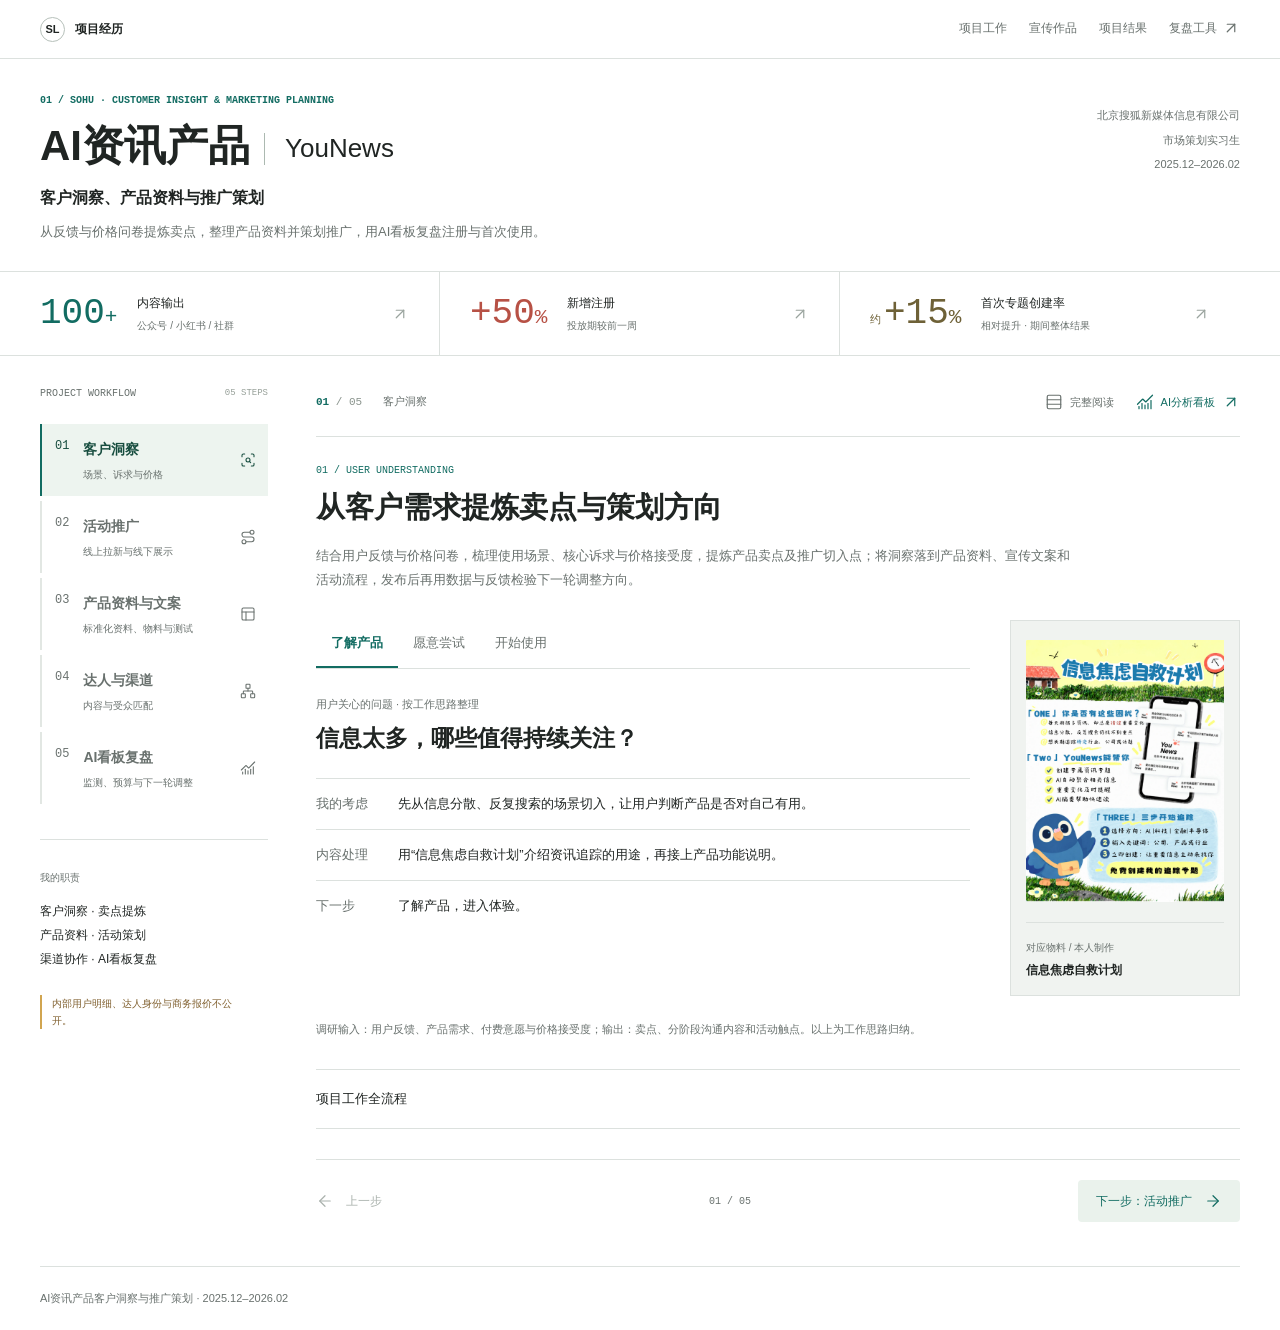
<file: docs/projects/ai-news-dashboard/case_study.html>
<!doctype html>
<html lang="zh-CN">
<head>
  <meta charset="utf-8">
  <meta name="viewport" content="width=device-width, initial-scale=1">
  <meta name="description" content="AI资讯产品客户洞察与推广策划：从反馈与价格问卷提炼卖点，开展社媒、达人及活动传播，用AI看板复盘注册和首次使用，推动下一轮推广优化。">
  <title>客户洞察与推广策划 | 李世怡 · 大金企划专员</title>
  <style>
    :root {
      --navy: #18242c; --navy-2: #21343d; --blue: #175bd4; --cyan: #087e79;
      --pink: #b63668; --green: #277c54; --orange: #d96c32; --gold: #f0c552;
      --ink: #18242c; --muted: #5e6978; --line: #dce2e8; --soft: #f4f6f8; --paper: #fff;
    }
    * { box-sizing: border-box; }
    html { scroll-behavior: smooth; scroll-padding-top: 88px; }
    body { margin: 0; color: var(--ink); background: #fff; font: 16px/1.7 Inter, -apple-system, BlinkMacSystemFont, "Segoe UI", "PingFang SC", "Microsoft YaHei", sans-serif; letter-spacing: 0; }
    h1, h2, h3, h4, p, figure { margin: 0; }
    h1, h2, h3, h4 { letter-spacing: 0; text-wrap: balance; }
    p { overflow-wrap: anywhere; }
    a { color: inherit; text-underline-offset: 4px; }
    img { display: block; width: 100%; height: auto; }
    [hidden] { display: none !important; }
    button { font: inherit; cursor: pointer; touch-action: manipulation; }
    button, a { -webkit-tap-highlight-color: transparent; }
    :focus-visible { outline: 3px solid var(--orange); outline-offset: 5px; }
    .mono { font-family: "SFMono-Regular", Consolas, monospace; font-variant-numeric: tabular-nums; }
    .skip-link { position: fixed; left: 12px; top: 8px; z-index: 100; transform: translateY(-160%); padding: 8px 12px; background: #fff; }
    .skip-link:focus { transform: none; }
    .report, .hero-inner, .metric-strip { width: min(1180px, calc(100% - 64px)); margin-inline: auto; }
    .site-nav { position: sticky; top: 0; z-index: 50; min-height: 64px; padding: 0 max(32px, calc((100% - 1180px) / 2)); display: flex; align-items: center; justify-content: space-between; gap: 24px; color: #fff; background: #18242cf7; border-bottom: 1px solid #ffffff25; backdrop-filter: blur(12px); }
    .nav-brand { display: inline-flex; gap: 10px; align-items: center; text-decoration: none; white-space: nowrap; font-size: 14px; font-weight: 750; }
    .brand-mark { display: grid; place-items: center; border: 1px solid #ffffff70; width: 28px; height: 28px; border-radius: 50%; font-size: 11px; }
    .nav-links { display: flex; align-items: center; gap: 22px; min-width: 0; overflow: auto; scrollbar-width: none; }
    .nav-links::-webkit-scrollbar { display: none; }
    .nav-links a { flex-shrink: 0; min-height: 44px; display: inline-flex; align-items: center; border-bottom: 2px solid transparent; text-decoration: none; color: #cad3d9; font-size: 12px; }
    .nav-links a:hover, .nav-links a.active { color: #fff; border-bottom-color: var(--gold); }
    .nav-links .nav-action { color: #f0d48b; }
    .hero { position: relative; isolation: isolate; overflow: hidden; min-height: 470px; display: flex; align-items: center; color: #fff; background: #18242c; }
    .hero::before { content: ""; position: absolute; inset: 0; z-index: -1; background: linear-gradient(90deg, #18242c 0%, #18242cee 46%, #18242c40 100%), url("event-materials/03-awareness.jpg") right 40% / auto 160% no-repeat; }
    .hero-inner { padding-block: 62px; }
    .eyebrow { color: #f0d48b; font-size: 12px; font-weight: 750; margin-bottom: 22px; }
    h1 { max-width: 950px; font-size: 60px; font-weight: 850; line-height: 1.2; }
    .hero-copy { max-width: 740px; margin-top: 24px; font-size: 18px; color: #e1e7eb; line-height: 1.85; }
    .hero-meta { display: flex; flex-wrap: wrap; gap: 8px 22px; margin-top: 28px; font-size: 12px; color: #ced8df; }
    .hero-meta span { border-left: 2px solid #f0c552; padding-left: 10px; }
    .snapshot { border-bottom: 1px solid var(--line); }
    .metric-strip { display: grid; grid-template-columns: repeat(4, minmax(0, 1fr)); }
    .metric { min-width: 0; padding: 27px 22px; border-right: 1px solid var(--line); }
    .metric:first-child { padding-left: 0; }
    .metric:last-child { border: 0; }
    .metric-label { display: block; font-size: 10px; color: var(--muted); font-weight: 700; }
    .metric strong { display: flex; align-items: center; min-height: 58px; font-size: 25px; line-height: 1.3; }
    .metric strong.mono { font-size: 46px; color: var(--blue); }
    .metric p { font-size: 11px; color: var(--muted); }
    .band { background: var(--paper); border-bottom: 1px solid var(--line); }
    .band.soft { background: var(--soft); }
    .band.dark { background: var(--navy); color: #fff; }
    .section { padding: 76px 0; scroll-margin-top: 16px; }
    .section-head { display: grid; grid-template-columns: minmax(0, .8fr) minmax(0, 1.2fr); gap: 64px; margin-bottom: 38px; align-items: start; }
    .kicker { color: var(--blue); font-size: 11px; font-weight: 750; margin-bottom: 14px; }
    h2 { font-size: 36px; line-height: 1.3; font-weight: 800; }
    h3 { font-size: 21px; line-height: 1.45; }
    h4 { font-size: 16px; line-height: 1.5; }
    .section-lead { font-size: 16px; color: var(--muted); line-height: 1.9; padding-top: 2px; }
    .dark .kicker { color: #77d9c9; }
    .dark .section-lead { color: #ccd7dd; }
    .work-route { display: grid; grid-template-columns: repeat(4, minmax(0, 1fr)); padding: 0; list-style: none; margin: 0; gap: 28px; }
    .work-route li { position: relative; padding: 24px 0 0; border-top: 3px solid var(--step-color); }
    .work-route li:not(:last-child)::after { content: "→"; position: absolute; right: -24px; top: -17px; background: #fff; padding-inline: 5px; color: var(--muted); font-size: 20px; }
    .route-number { display: block; margin-bottom: 14px; font: 48px/1 "SFMono-Regular", Consolas, monospace; color: var(--step-color); }
    .work-route h3 { margin-bottom: 12px; }
    .work-route p { min-height: 60px; color: var(--muted); font-size: 13px; }
    .route-output { display: block; margin-top: 20px; padding-top: 12px; border-top: 1px solid var(--line); color: var(--step-color); font-size: 12px; font-weight: 650; }
    .test-toolbar { display: flex; justify-content: space-between; gap: 16px; align-items: center; margin-bottom: 20px; flex-wrap: wrap; }
    .test-tabs { display: flex; width: 324px; padding: 4px; border: 1px solid #cbd4dc; border-radius: 6px; background: #fff; }
    .test-tabs button { flex: 1; min-width: 0; min-height: 40px; padding: 7px; border: 0; border-radius: 3px; background: transparent; color: var(--muted); font-size: 13px; white-space: nowrap; }
    .test-tabs button[aria-selected="true"] { color: #fff; background: var(--navy); }
    .test-tabs button:hover:not([aria-selected="true"]) { background: var(--soft); }
    .evidence-label { color: #76542b; font-size: 12px; }
    #test-panel { outline-offset: 7px; }
    .test-pair { display: grid; grid-template-columns: repeat(2, minmax(0, 1fr)); gap: 24px; }
    .test-version { --test-accent: var(--blue); overflow: hidden; padding: 26px; border: 1px solid var(--line); border-top: 4px solid var(--test-accent); background: #fff; border-radius: 6px; min-width: 0; }
    .version-b { --test-accent: var(--cyan); }
    .test-version header { display: flex; align-items: center; gap: 16px; }
    .version-letter { color: var(--test-accent); font: 54px/1 "SFMono-Regular", Consolas, monospace; }
    .version-caption { font-size: 11px; color: var(--muted); }
    .test-version h3 { font-size: 19px; }
    .test-creative { min-height: 194px; margin-top: 24px; padding: 22px 0; border-top: 1px solid var(--line); border-bottom: 1px solid var(--line); }
    .creative-label { display: block; font-size: 10px; color: var(--muted); margin-bottom: 22px; }
    .test-creative > p { font-size: 26px; line-height: 1.5; max-width: 470px; font-weight: 700; color: var(--test-accent); text-wrap: balance; }
    .version-note { min-height: 42px; margin-top: 18px; color: var(--muted); font-size: 12px; }
    .cover-example { height: 140px; object-fit: contain; object-position: left; margin-top: 16px; }
    .cover-mode .test-creative { min-height: 360px; }
    .comparison-criteria { display: grid; grid-template-columns: .8fr 1.05fr 1.15fr; margin-top: 22px; gap: 28px; }
    .comparison-criteria > div { padding-top: 15px; border-top: 1px solid #cdd5dd; min-width: 0; }
    .comparison-criteria span { display: block; color: var(--muted); font-size: 11px; margin-bottom: 6px; }
    .comparison-criteria strong { display: block; font-size: 13px; font-weight: 600; }
    .provenance { font-size: 11px; color: var(--muted); margin-top: 24px; }
    .channel-map { display: grid; grid-template-columns: minmax(0, .8fr) minmax(0, 1.4fr) minmax(0, .8fr); align-items: center; gap: 52px; padding: 32px 0; }
    .map-label { display: block; font-size: 11px; margin-bottom: 15px; }
    .channel-source, .channel-destination { border-block: 3px solid var(--blue); padding: 28px 0; }
    .channel-source p, .channel-destination p, .review-center p { margin-top: 12px; font-size: 12px; color: var(--muted); }
    .channel-source .map-label { color: var(--blue); }
    .channel-destination { border-color: var(--cyan); }
    .channel-destination .map-label { color: var(--cyan); }
    .channel-lanes { display: grid; gap: 14px; position: relative; }
    .channel-lanes::before, .channel-lanes::after { content: ""; position: absolute; top: 24px; bottom: 24px; width: 25px; border: 1px solid #b4c3d0; }
    .channel-lanes::before { left: -26px; border-right: 0; }
    .channel-lanes::after { right: -26px; border-left: 0; }
    .channel-lane { --lane-color: var(--blue); padding: 19px 22px; border-left: 4px solid var(--lane-color); background: var(--soft); }
    .channel-lane:nth-child(2) { --lane-color: var(--pink); }
    .channel-lane:nth-child(3) { --lane-color: var(--cyan); }
    .channel-lane strong { display: block; font-size: 16px; color: var(--lane-color); }
    .channel-lane span { display: block; font-size: 12px; color: var(--muted); margin-top: 5px; }
    .subsection-heading { display: flex; align-items: baseline; justify-content: space-between; flex-wrap: wrap; gap: 10px 24px; margin: 48px 0 24px; }
    .subsection-heading span { font-size: 11px; color: var(--muted); }
    .creator-route { display: grid; grid-template-columns: repeat(4, minmax(0, 1fr)); gap: 24px; padding: 0; margin: 0; list-style: none; }
    .creator-route li { display: flex; gap: 12px; border-top: 1px solid var(--line); padding-top: 22px; }
    .creator-route li > span { color: var(--blue); font: 13px/24px "SFMono-Regular", Consolas, monospace; }
    .creator-route p { color: var(--muted); font-size: 12px; margin-top: 9px; }
    .field-evidence { display: grid; grid-template-columns: minmax(0, 2fr) minmax(0, 1fr); gap: 28px; align-items: start; }
    .event-visual { background: #e5e9ed; overflow: hidden; }
    .event-visual img { width: 100%; height: 420px; object-fit: contain; }
    .event-evidence figcaption, .campaign-material figcaption { display: grid; grid-template-columns: 26px 1fr; gap: 10px; margin-top: 15px; padding-top: 14px; border-top: 1px solid #cdd5dd; }
    figcaption b { color: var(--blue); font-size: 11px; }
    figcaption strong { display: block; font-size: 14px; }
    figcaption span { display: block; font-size: 12px; color: var(--muted); margin-top: 4px; }
    .journey-materials { margin-top: 48px; padding-top: 32px; border-top: 1px solid #cdd5dd; scroll-margin-top: 120px; }
    .materials-credit { margin-top: 12px; color: #111; font-size: 14px; font-weight: 700; }
    .materials-intro { max-width: 820px; margin-top: 12px; color: var(--muted); font-size: 14px; }
    .material-group { margin-top: 32px; }
    .material-group + .material-group { margin-top: 38px; padding-top: 28px; border-top: 1px solid #cdd5dd; }
    .material-group-head { display: flex; align-items: baseline; gap: 12px; margin-bottom: 22px; }
    .material-group-head > span { color: var(--cyan); font: 12px/1.5 "SFMono-Regular", Consolas, monospace; }
    .material-group-head h4 { font-size: 18px; }
    .journey-material-grid { display: grid; grid-template-columns: repeat(4, minmax(0, 1fr)); gap: 22px; }
    .campaign-material { min-width: 0; }
    .campaign-material-visual { width: 100%; max-width: 210px; height: 260px; margin-inline: auto; }
    .campaign-material-visual img { height: 100%; object-fit: contain; }
    .campaign-material figcaption { grid-template-columns: 22px minmax(0, 1fr); gap: 8px; }
    .campaign-material figcaption span { font-size: 13px; line-height: 1.75; }
    .event-visual a, .campaign-material-visual a { display: block; height: 100%; }
    .event-visual a:hover, .campaign-material-visual a:hover { outline: 3px solid var(--cyan); outline-offset: -3px; }
    .campaign-material-visual a { cursor: zoom-in; }
    .material-lightbox { width: min(880px, calc(100% - 32px)); max-height: calc(100dvh - 32px); padding: 0; border: 0; border-radius: 6px; background: #fff; color: var(--ink); overflow: hidden; }
    .material-lightbox::backdrop { background: #101a24c7; }
    .material-lightbox header { display: flex; align-items: center; justify-content: space-between; gap: 16px; min-height: 64px; padding: 10px 16px 10px 24px; border-bottom: 1px solid var(--line); }
    .material-lightbox h2 { font-size: 16px; line-height: 1.5; }
    .material-close { flex: 0 0 44px; width: 44px; height: 44px; display: grid; place-items: center; padding: 0; border: 0; border-radius: 4px; background: var(--soft); color: var(--ink); font-size: 28px; line-height: 1; }
    .material-close:hover { background: #e5e9ed; }
    .material-lightbox-body { max-height: calc(100dvh - 112px); overflow: auto; padding: 16px; }
    .material-lightbox-body img { width: auto; max-width: 100%; max-height: calc(100dvh - 144px); margin-inline: auto; object-fit: contain; }
    .review-map { display: grid; grid-template-columns: minmax(0, 1fr) minmax(0, 1.2fr) minmax(0, 1fr); align-items: center; gap: 52px; padding: 32px 0; }
    .review-inputs, .review-outputs { display: grid; gap: 16px; }
    .review-inputs > div, .review-outputs > div { position: relative; padding: 18px; background: var(--soft); border-left: 3px solid var(--blue); }
    .review-inputs > div::after { content: "→"; position: absolute; right: -35px; top: 50%; transform: translateY(-50%); color: #80909d; }
    .review-outputs > div { border-left-color: var(--cyan); }
    .review-outputs > div::before { content: "→"; position: absolute; left: -36px; top: 50%; transform: translateY(-50%); color: #80909d; }
    .review-inputs span, .review-outputs span { font-size: 14px; font-weight: 650; }
    .review-inputs p, .review-outputs p { margin-top: 6px; font-size: 12px; color: var(--muted); }
    .review-center { background: var(--navy); color: #fff; padding: 35px 28px; }
    .review-center .map-label { color: #f0d48b; }
    .review-center h3 { font-size: 23px; }
    .review-center p { color: #d2dce2; }
    .measurement-flow { display: grid; grid-template-columns: repeat(3, minmax(0, 1fr)); gap: 26px; }
    .measurement-flow > div { position: relative; padding: 20px 0; border-block: 1px solid var(--line); }
    .measurement-flow > div:not(:last-child)::after { content: "→"; position: absolute; right: -21px; top: 43%; color: var(--blue); }
    .measurement-number { display: block; color: var(--blue); font-size: 12px; margin-bottom: 12px; }
    .measurement-flow p { margin-top: 8px; font-size: 12px; color: var(--muted); }
    .feedback-rows > div { display: grid; grid-template-columns: 1fr 1.5fr 80px; gap: 26px; padding: 19px 0; border-top: 1px solid var(--line); align-items: baseline; }
    .feedback-rows > div:last-child { border-bottom: 1px solid var(--line); }
    .feedback-rows span { font-size: 14px; font-weight: 650; }
    .feedback-rows p { color: var(--muted); font-size: 13px; }
    .feedback-rows strong { font-size: 12px; color: var(--cyan); font-weight: 650; text-align: right; }
    .dashboard-shot { display: block; background: #fff; border: 1px solid #ffffff40; border-radius: 6px; overflow: hidden; }
    .dashboard-shot img { max-height: 640px; object-fit: contain; }
    .demo-footer { display: flex; justify-content: space-between; align-items: center; gap: 18px; margin-top: 22px; flex-wrap: wrap; }
    .demo-footer > span { font-size: 12px; color: #c5d2d8; }
    .primary-link { display: inline-flex; align-items: center; gap: 16px; min-height: 44px; padding: 9px 16px; border: 1px solid #8bccc2; border-radius: 4px; color: #fff; text-decoration: none; font-size: 13px; }
    .primary-link:hover { color: var(--navy); background: #8bccc2; }
    .outcome-summary { display: grid; grid-template-columns: 1fr 1.4fr; gap: 60px; padding: 32px 0; border-block: 1px solid var(--line); }
    .outcome-count strong { display: block; font-size: 112px; color: var(--blue); line-height: 1.2; }
    .outcome-count strong span { color: var(--cyan); }
    .outcome-count p { font-size: 13px; color: var(--muted); margin-top: 12px; }
    .outcome-list { padding: 0; margin: 0; list-style: none; }
    .outcome-list li { display: grid; grid-template-columns: 110px 1fr; gap: 20px; padding: 17px 0; border-bottom: 1px solid var(--line); }
    .outcome-list li:last-child { border: 0; }
    .outcome-list span { font-size: 14px; font-weight: 650; }
    .outcome-list p { font-size: 13px; color: var(--muted); }
    .disclosure { margin-top: 30px; font-size: 12px; color: var(--muted); max-width: 950px; }
    .back-link { display: inline-flex; gap: 20px; align-items: center; margin-top: 26px; min-height: 44px; font-size: 13px; color: var(--blue); }
    .footer { padding-block: 26px; font-size: 11px; color: var(--muted); }

    @media (max-width: 1000px) {
      h1 { font-size: 48px; } h2 { font-size: 32px; }
      .section-head { gap: 36px; }
      .nav-links { gap: 16px; }
      .metric { padding-inline: 16px; } .metric strong { font-size: 20px; }
      .channel-map, .review-map { gap: 35px; }
      .channel-lanes::before { width: 17px; left: -18px; }
      .channel-lanes::after { width: 17px; right: -18px; }
      .review-inputs > div::after { right: -24px; } .review-outputs > div::before { left: -26px; }
      .review-center { padding: 28px 20px; } .review-center h3 { font-size: 19px; }
      .event-visual img { height: 300px; }
      .journey-material-grid { grid-template-columns: repeat(2, minmax(0, 1fr)); gap: 28px; }
      .test-creative > p { font-size: 23px; } .test-creative { min-height: 215px; }
      .outcome-summary { gap: 32px; } .outcome-count strong { font-size: 86px; }
    }
    @media (max-width: 720px) {
      html { scroll-padding-top: 108px; }
      .report, .hero-inner, .metric-strip { width: calc(100% - 36px); }
      .site-nav { flex-direction: column; align-items: stretch; gap: 0; padding: 12px 18px 0; }
      .nav-brand { font-size: 12px; } .brand-mark { width: 24px; height: 24px; }
      .nav-links { width: 100%; gap: 22px; } .nav-links a { min-height: 44px; font-size: 11px; }
      .hero { min-height: 430px; } .hero-inner { padding-block: 40px; }
      .hero::before { opacity: .8; background-position: center, 85% 40%; }
      h1 { font-size: 34px; line-height: 1.3; } .hero-copy { font-size: 15px; margin-top: 20px; }
      .eyebrow { font-size: 10px; margin-bottom: 16px; }
      .hero-meta { gap: 8px 16px; margin-top: 22px; font-size: 10px; }
      .metric-strip { grid-template-columns: repeat(2, minmax(0, 1fr)); }
      .metric, .metric:first-child { padding: 20px 14px; }
      .metric:nth-child(2) { border-right: 0; }
      .metric:nth-child(n+3) { border-top: 1px solid var(--line); }
      .metric:nth-child(3) { padding-left: 14px; }
      .metric-label { font-size: 9px; } .metric strong { font-size: 21px; min-height: 51px; }
      .metric strong.mono { font-size: 39px; } .metric p { font-size: 10px; }
      .section { padding-block: 50px; }
      .section-head { grid-template-columns: 1fr; gap: 18px; margin-bottom: 28px; }
      .section-lead { font-size: 14px; } h2 { font-size: 29px; } h3 { font-size: 19px; }
      .kicker { font-size: 10px; margin-bottom: 10px; }
      .work-route { grid-template-columns: 1fr; gap: 0; }
      .work-route li { padding: 24px 0 24px 60px; border-top: 0; border-left: 2px solid var(--step-color); margin-left: 12px; }
      .work-route li:not(:last-child)::after { content: "↓"; top: auto; right: auto; left: -11px; bottom: -12px; z-index: 1; }
      .route-number { position: absolute; left: 17px; top: 28px; font-size: 22px; }
      .work-route p { min-height: 0; font-size: 13px; } .work-route p br { display: none; }
      .work-route h3 { margin-bottom: 6px; } .route-output { margin-top: 12px; padding-top: 8px; }
      .test-tabs { width: 100%; } .test-toolbar { gap: 10px; }
      .test-pair { gap: 14px; } .test-version { padding: 15px 12px; }
      .test-version header { gap: 9px; } .version-letter { font-size: 34px; }
      .test-version h3 { font-size: 14px; } .version-caption { font-size: 10px; }
      .test-creative { min-height: 235px; padding-block: 16px; margin-top: 16px; }
      .creative-label { font-size: 9px; margin-bottom: 15px; }
      .test-creative > p { font-size: 18px; } .version-note { min-height: 57px; font-size: 11px; margin-top: 12px; }
      .cover-mode .test-creative { min-height: 350px; } .cover-example { height: 135px; }
      .comparison-criteria { grid-template-columns: 1fr; gap: 13px; margin-top: 18px; }
      .comparison-criteria > div { display: grid; grid-template-columns: 76px 1fr; gap: 12px; padding-top: 12px; }
      .comparison-criteria strong { font-size: 12px; }
      .provenance { font-size: 10px; margin-top: 18px; }
      .channel-map { grid-template-columns: 1fr; gap: 22px; padding: 0; }
      .channel-source, .channel-destination { padding: 20px 0; }
      .channel-source h3 br, .channel-source p br, .channel-destination h3 br, .channel-destination p br { display: none; }
      .channel-source { border-bottom: 0; } .channel-destination { border-top: 0; }
      .channel-lanes { margin-left: 18px; } .channel-lanes::before { width: 18px; left: -19px; }
      .channel-lanes::after { display: none; }
      .creator-route { grid-template-columns: repeat(2, minmax(0, 1fr)); gap: 20px; }
      .creator-route h4 { font-size: 14px; } .creator-route p { font-size: 11px; }
      .subsection-heading { margin-top: 34px; }
      .field-evidence { grid-template-columns: 1fr; gap: 28px; }
      .event-visual img { height: auto; max-height: 490px; object-fit: contain; }
      .journey-material-grid { gap: 24px 14px; }
      .journey-materials { margin-top: 36px; padding-top: 26px; }
      .material-group-head { gap: 9px; margin-bottom: 18px; }
      .material-group-head h4 { font-size: 16px; }
      .campaign-material-visual { max-width: 180px; height: 214px; }
      .campaign-material figcaption { display: block; margin-top: 12px; padding-top: 12px; }
      .campaign-material figcaption b { display: none; }
      .campaign-material figcaption span { font-size: 12px; }
      .material-lightbox header { padding-left: 16px; }
      figcaption strong { font-size: 13px; } figcaption span { font-size: 11px; }
      .review-map { grid-template-columns: 1fr; gap: 30px; padding: 0; }
      .review-inputs { gap: 10px; }
      .review-inputs > div::after, .review-outputs > div::before { display: none; }
      .review-center { position: relative; padding: 25px; }
      .review-center::before, .review-center::after { position: absolute; content: "↓"; color: var(--cyan); left: calc(50% - 6px); }
      .review-center::before { top: -30px; } .review-center::after { bottom: -30px; }
      .review-center h3 { font-size: 23px; }
      .review-outputs { grid-template-columns: repeat(2, minmax(0, 1fr)); gap: 14px; }
      .review-outputs > div { padding: 15px 12px; }
      .measurement-flow { grid-template-columns: 1fr; gap: 16px; }
      .measurement-flow > div { padding-left: 48px; }
      .measurement-number { position: absolute; left: 6px; top: 22px; }
      .measurement-flow > div:not(:last-child)::after { content: "↓"; right: auto; left: 10px; top: auto; bottom: -21px; background: #fff; z-index: 1; }
      .feedback-rows > div { grid-template-columns: minmax(0, 1fr) 54px; gap: 6px 14px; }
      .feedback-rows p { grid-column: 1; grid-row: 2; font-size: 12px; }
      .feedback-rows strong { grid-column: 2; grid-row: 1 / 3; align-self: center; }
      .demo-footer > span { font-size: 11px; }
      .outcome-summary { grid-template-columns: 1fr; gap: 26px; }
      .outcome-count strong { font-size: 92px; } .outcome-list li { grid-template-columns: 90px 1fr; gap: 14px; }
      .outcome-list p { font-size: 12px; } .outcome-list span { font-size: 13px; }
      .disclosure { font-size: 11px; }
    }
    @media (max-width: 360px) {
      h1 { font-size: 30px; }
      .test-pair { grid-template-columns: 1fr; }
      .test-creative { min-height: 155px; }
      .version-note { min-height: 0; }
      .cover-mode .test-creative { min-height: 295px; }
    }
    @media (prefers-reduced-motion: reduce) { html { scroll-behavior: auto; } }
  </style>
  <link rel="stylesheet" href="case-study-analysis.css">
  <link rel="stylesheet" href="case-study-workspace.css">
  <link rel="stylesheet" href="../market-workspace.css">
</head>
<body>
  <a class="skip-link" href="#overview">跳到项目内容</a>
  <nav class="site-nav" aria-label="项目导航">
    <a class="nav-brand" href="../../"><span class="brand-mark">SL</span><span>项目经历</span></a>
    <div class="nav-links">
      <a href="#overview">概览</a>
      <a href="#campaigns">活动</a>
      <a href="#channels">渠道</a>
      <a href="#content-test">A/B测试</a>
      <a href="#research">复盘</a>
      <a href="#results">结果</a>
      <a class="nav-action" href="operations_dashboard.html">复盘工具</a>
    </div>
  </nav>

  <header class="hero">
    <div class="hero-inner">
      <p class="eyebrow">01 / SOHU · CUSTOMER INSIGHT & MARKETING PLANNING</p>
      <h1>AI资讯产品<br>客户洞察与推广策划</h1>
      <p class="hero-copy">从反馈与价格问卷提炼卖点，整理产品资料并策划推广，用AI看板复盘注册与首次使用。</p>
      <div class="hero-meta"><span>北京搜狐新媒体信息有限公司</span><span>市场策划实习生</span><span>2025.12–2026.02</span></div>
    </div>
  </header>

  <div class="snapshot" aria-label="项目工作概览">
    <div class="metric-strip">
      <div class="metric"><span class="metric-label">CONTENT / 内容制作</span><strong class="mono">100+</strong><p>累计输出公众号、小红书及社群内容</p></div>
      <div class="metric"><span class="metric-label">CAMPAIGNS / 线上拉新</span><strong>独立策划</strong><p>部分线上活动设计、海报与渠道分发</p></div>
      <div class="metric"><span class="metric-label">EVENTS / 线下活动</span><strong>宣传与执行</strong><p>参与科技活动准备、产品推广与现场交流</p></div>
      <div class="metric"><span class="metric-label">REVIEW / 数据复盘</span><strong>看板与反馈</strong><p>内容表现、注册及首次专题创建</p></div>
    </div>
  </div>

  <main>
    <div class="band">
      <section class="section report" id="overview">
        <div class="section-head">
          <div><p class="kicker">01 / PROJECT BRIEF</p><h2>项目背景与<br>我的工作</h2></div>
          <p class="section-lead">YouNews提供资讯聚合、专题追踪、关键词监测与AI摘要。我结合用户反馈和价格问卷梳理使用场景、核心诉求及价格接受度，提炼产品卖点；再整理标准化产品介绍、教程、行业案例与FAQ，支持线上拉新、达人协作和线下科技活动。发布后结合AI看板与用户反馈，调整内容表达、渠道预算和活动承接。</p>
        </div>
        <div class="need-explorer">
          <div class="need-copy">
            <div class="need-tabs" role="tablist" aria-label="用户使用阶段">
              <button type="button" role="tab" id="need-discover" aria-controls="need-detail" aria-selected="true" data-need="0">了解产品</button>
              <button type="button" role="tab" id="need-try" aria-controls="need-detail" aria-selected="false" tabindex="-1" data-need="1">愿意尝试</button>
              <button type="button" role="tab" id="need-use" aria-controls="need-detail" aria-selected="false" tabindex="-1" data-need="2">开始使用</button>
            </div>
            <div id="need-detail" role="tabpanel" aria-labelledby="need-discover" tabindex="0">
              <p class="need-label">用户关心的问题 · 按工作思路整理</p>
              <h3 class="need-question">信息太多，哪些值得持续关注？</h3>
              <dl class="need-decisions">
                <div><dt>我的考虑</dt><dd data-need-reason>先从信息分散、反复搜索的场景切入，让用户判断产品是否对自己有用。</dd></div>
                <div><dt>内容处理</dt><dd data-need-action>用“信息焦虑自救计划”介绍资讯追踪的用途，再接上产品功能说明。</dd></div>
                <div><dt>下一步</dt><dd data-need-next>了解产品，进入体验。</dd></div>
              </dl>
            </div>
          </div>
          <figure class="need-evidence"><img src="event-materials/03-awareness.jpg" alt="信息焦虑自救计划海报"><figcaption><span>对应物料 / 本人制作</span><strong>信息焦虑自救计划</strong></figcaption></figure>
        </div>
        <p class="need-source">调研输入：用户反馈、产品需求、付费意愿与价格接受度；输出：卖点、分阶段沟通内容和活动触点。以上为工作思路归纳。</p>
        <details class="evidence-drawer"><summary>项目工作全流程</summary>
        <ol class="work-route" aria-label="工作流程">
          <li style="--step-color:var(--blue)"><span class="route-number">01</span><h3>了解用户</h3><p>整理使用反馈<br>开展需求与价格问卷</p><span class="route-output">用户需求与问题</span></li>
          <li style="--step-color:var(--cyan)"><span class="route-number">02</span><h3>卖点与资料</h3><p>梳理产品介绍、教程与FAQ<br>准备活动方案和宣传文案</p><span class="route-output">标准化资料与参与指引</span></li>
          <li style="--step-color:var(--pink)"><span class="route-number">03</span><h3>推广落地</h3><p>社媒发布、达人协作<br>线上拉新、线下展示与交流</p><span class="route-output">内容表现与使用反馈</span></li>
          <li style="--step-color:var(--green)"><span class="route-number">04</span><h3>监测与复盘</h3><p>AI看板、A/B测试<br>调整内容、渠道与活动</p><span class="route-output">回流下一轮推广准备</span></li>
        </ol>
        </details>
      </section>
    </div>

    <div class="band soft">
      <section class="section report" id="campaigns">
        <div class="section-head">
          <div><p class="kicker">02 / CAMPAIGNS & MATERIALS</p><h2>线上拉新策划<br>与线下活动执行</h2></div>
          <p class="section-lead">根据用户阶段设置传播触点：线上围绕上新与体验引导，独立设计部分拉新活动；线下参与科技活动宣传、产品展示与执行。将产品卖点、参与方式和使用指引接在一起，再用反馈调整后续内容。</p>
        </div>
        <div class="campaign-briefs" aria-label="线上与线下活动职责">
          <article class="campaign-brief">
            <span class="brief-label">ONLINE / 部分活动独立设计</span><h3>从产品上新到用户体验</h3>
            <dl><div><dt>活动设计</dt><dd>结合用户需求梳理主题、参与方式与引导流程，明确海报需要讲清的信息。</dd></div><div><dt>宣传落地</dt><dd>制作上新、功能、体验与社群物料，独立完成相关渠道发布和分发。</dd></div><div><dt>后续承接</dt><dd>通过功能说明、社群交流和体验问卷收集问题，结合首次使用情况调整后续内容。</dd></div></dl>
          </article>
          <article class="campaign-brief">
            <span class="brief-label">OFFLINE / 参与宣传与执行</span><h3>科技活动中的产品推广</h3>
            <dl><div><dt>活动前</dt><dd>参与宣传准备，协助整理产品介绍、现场物料和传播内容。</dd></div><div><dt>活动中</dt><dd>配合产品介绍、现场交流及内容采集，参与活动执行与线上直播传播。</dd></div><div><dt>活动后</dt><dd>整理交流与使用反馈，将共性问题带回教程、FAQ和后续内容。</dd></div></dl>
          </article>
        </div>
        <p class="campaign-note"><strong>策划上的考虑</strong>海报吸引注意之后，还要讲清下一步怎么参与；产品介绍之后，要接上操作说明、交流入口和体验反馈。</p>
        <div class="field-evidence" aria-label="活动现场与直播材料">
          <figure class="event-evidence offline"><div class="event-visual"><a href="event-materials/01-offline-event.jpg" target="_blank" rel="noopener noreferrer" aria-label="查看原图：原点学堂 Vibe之夜科技社群活动现场"><img src="event-materials/01-offline-event.jpg" alt="原点学堂 Vibe之夜科技社群活动现场" loading="lazy"></a></div><figcaption><b>01</b><div><strong>科技社群线下活动</strong><span>参与产品介绍、现场交流与活动内容采集。</span></div></figcaption></figure>
          <figure class="event-evidence live"><div class="event-visual"><a href="event-materials/02-live-stream.jpg" target="_blank" rel="noopener noreferrer" aria-label="查看原图：活动线上直播画面"><img src="event-materials/02-live-stream.jpg" alt="活动线上直播画面" loading="lazy"></a></div><figcaption><b>02</b><div><strong>线上直播传播</strong><span>配合活动内容传播与互动反馈收集。</span></div></figcaption></figure>
        </div>
        <div class="journey-materials" id="materials">
          <h3>标准化产品资料与传播物料</h3>
          <p class="materials-credit">以下海报均由本人制作。</p>
          <p class="materials-intro">按用户从了解产品到实际使用的过程组织物料：先把功能转成可感知的价值，再说明体验方式、提供答疑入口并收集反馈，让每次传播都有后续承接。</p>
          <div class="materials-framework" aria-label="标准化产品资料的组织思路">
            <div class="framework-head"><h4>把产品信息整理成可复用的材料</h4><span>资料组织示意 · 按工作内容整理</span></div>
            <div class="framework-grid">
              <article><span>产品介绍</span><p>适用用户与场景 → 产品价值 → 核心功能 → 体验入口</p></article>
              <article><span>功能教程</span><p>输入话题 → 设置关键词 → 创建专题 → 查看聚合结果</p></article>
              <article><span>行业案例</span><p>资讯追踪需求 → 功能使用场景 → 具体使用步骤</p></article>
              <article><span>FAQ</span><p>汇总高频疑问 → 说明操作与权益 → 补充支持入口</p></article>
            </div>
            <p class="framework-loop">产品资料用于渠道文案、达人内容与活动介绍；发布后收集理解和操作问题，再更新教程与FAQ，让资料随反馈持续完善。</p>
          </div>
          <div class="material-group">
            <div class="material-group-head"><span>01</span><h4>产品上新：把功能讲清楚</h4></div>
            <div class="journey-material-grid">
              <figure class="campaign-material"><div class="campaign-material-visual"><a href="event-materials/07-product-launch.png" target="_blank" rel="noopener noreferrer" aria-label="查看原图：YouNews正式上线海报"><img src="event-materials/07-product-launch.png" alt="YouNews正式上线海报" loading="lazy"></a></div><figcaption><b>01</b><div><strong>YouNews正式上线</strong><span>介绍产品定位与核心功能，让用户知道它是一款专属信息追踪助手。</span></div></figcaption></figure>
              <figure class="campaign-material"><div class="campaign-material-visual"><a href="event-materials/08-topic-creation.png" target="_blank" rel="noopener noreferrer" aria-label="查看原图：创建专题功能海报"><img src="event-materials/08-topic-creation.png" alt="创建专题功能海报" loading="lazy"></a></div><figcaption><b>02</b><div><strong>创建专题</strong><span>展示输入话题、创建专题的操作入口，让用户知道如何开始追踪。</span></div></figcaption></figure>
              <figure class="campaign-material"><div class="campaign-material-visual"><a href="event-materials/09-topic-explanation.png" target="_blank" rel="noopener noreferrer" aria-label="查看原图：专题解读功能海报"><img src="event-materials/09-topic-explanation.png" alt="专题解读功能海报" loading="lazy"></a></div><figcaption><b>03</b><div><strong>专题解读</strong><span>对比概览、大白话与深度解读，说明不同阅读需求对应的使用方式。</span></div></figcaption></figure>
              <figure class="campaign-material"><div class="campaign-material-visual"><a href="event-materials/10-daily-digest.png" target="_blank" rel="noopener noreferrer" aria-label="查看原图：专属日报功能海报"><img src="event-materials/10-daily-digest.png" alt="专属日报功能海报" loading="lazy"></a></div><figcaption><b>04</b><div><strong>专属日报</strong><span>展示关注内容如何汇成每日更新，说明产品在日常阅读中的用途。</span></div></figcaption></figure>
            </div>
          </div>
          <div class="material-group">
            <div class="material-group-head"><span>02</span><h4>体验推广：从愿意尝试到留下反馈</h4></div>
            <div class="journey-material-grid">
              <figure class="campaign-material"><div class="campaign-material-visual"><a href="event-materials/03-awareness.jpg" target="_blank" rel="noopener noreferrer" aria-label="查看原图：信息焦虑自救计划海报"><img src="event-materials/03-awareness.jpg" alt="信息焦虑自救计划海报" loading="lazy"></a></div><figcaption><b>01</b><div><strong>信息焦虑自救计划</strong><span>从信息分散、反复搜索等困扰切入，帮助用户判断产品是否适合自己。</span></div></figcaption></figure>
              <figure class="campaign-material"><div class="campaign-material-visual"><a href="event-materials/04-activation.jpg" target="_blank" rel="noopener noreferrer" aria-label="查看原图：新用户专属福利海报"><img src="event-materials/04-activation.jpg" alt="新用户专属福利海报" loading="lazy"></a></div><figcaption><b>02</b><div><strong>新用户专属福利</strong><span>说明体验功能、活动权益与参与方式，给有兴趣的用户一个尝试理由。</span></div></figcaption></figure>
              <figure class="campaign-material"><div class="campaign-material-visual"><a href="event-materials/05-community.jpg" target="_blank" rel="noopener noreferrer" aria-label="查看原图：YouNews用户群招募海报"><img src="event-materials/05-community.jpg" alt="YouNews用户群招募海报" loading="lazy"></a></div><figcaption><b>03</b><div><strong>YouNews用户群招募</strong><span>说明答疑、功能体验与交流支持，为使用中遇到问题的用户提供沟通入口。</span></div></figcaption></figure>
              <figure class="campaign-material"><div class="campaign-material-visual"><a href="event-materials/06-survey.jpg" target="_blank" rel="noopener noreferrer" aria-label="查看原图：产品体验问卷海报"><img src="event-materials/06-survey.jpg" alt="产品体验问卷海报" loading="lazy"></a></div><figcaption><b>04</b><div><strong>产品体验问卷</strong><span>说明参与对象、填写方式与奖励规则，邀请体验用户反馈问题和建议。</span></div></figcaption></figure>
            </div>
          </div>
          <p class="case-takeaway"><strong>内容上的考虑</strong>产品介绍回答“对我有什么用”，功能说明回答“怎么开始”，活动与社群内容讲清参与方式和后续支持，分别回应用户在了解、尝试和使用中的问题。</p>
        </div>
      </section>
    </div>

    <div class="band">
      <section class="section report" id="channels">
        <div class="section-head">
          <div><p class="kicker">03 / CHANNELS & CREATORS</p><h2>市场文案与<br>渠道协作</h2></div>
          <p class="section-lead">基于产品功能和高频问题，整理标准化介绍、功能教程、行业案例与FAQ，累计输出100+条公众号、小红书及社群内容。按渠道特点调整标题与文案，并根据粉丝画像、内容相关性与互动表现筛选金融、AI领域博主，参与合作内容准备及上线跟进。</p>
        </div>
        <div class="channel-map" aria-label="渠道与对应内容">
          <div class="channel-source"><span class="map-label">内容准备</span><h3>产品功能<br>与用户问题</h3><p>整理功能说明、使用场景<br>及用户关心的信息</p></div>
          <div class="channel-lanes">
            <div class="channel-lane"><strong>公众号</strong><span>产品介绍、功能教程与行业案例，帮助理解产品</span></div>
            <div class="channel-lane"><strong>小红书</strong><span>从使用场景切入，触达有资讯追踪需求的用户</span></div>
            <div class="channel-lane"><strong>社群</strong><span>内容分发、使用答疑与反馈收集，承接后续交流</span></div>
          </div>
          <div class="channel-destination"><span class="map-label">发布后记录</span><h3>内容表现<br>与用户反馈</h3><p>阅读、互动及能够<br>追踪的访问与注册</p></div>
        </div>
        <div class="subsection-heading"><h3>达人合作中我参与的工作</h3><span>筛选 → 合作准备 → 效果记录</span></div>
        <ol class="creator-route creator-route-compact">
          <li><span>01</span><div><h4>筛选账号</h4><p>查看粉丝画像、内容方向及近期互动，判断受众与产品是否匹配。</p></div></li>
          <li><span>02</span><div><h4>准备内容</h4><p>结合受众整理产品卖点、场景文案与素材，协助推广内容准备并跟进上线。</p></div></li>
          <li><span>03</span><div><h4>记录效果</h4><p>记录阅读、互动及可追踪的访问与注册，用于后续合作选择和渠道预算复盘。</p></div></li>
        </ol>
        <p class="case-takeaway"><strong>我的判断</strong>粉丝量不是唯一标准。我更关注博主的受众是否有持续追踪资讯的需求，以及内容能否讲清楚产品在什么情况下有用。</p>
      </section>
    </div>

    <div class="band soft">
      <section class="section report" id="content-test">
        <div class="section-head">
          <div><p class="kicker">04 / A/B TEST & CREATIVE REVIEW</p><h2>A/B测试与<br>内容优化</h2></div>
          <p class="section-lead">对标题、首图和内容进行A/B测试，观察功能表达与场景表达的响应差异。结合可追踪的阅读、互动和转化调整选题、物料与渠道预算；下方展示版本设计思路。</p>
        </div>
        <div class="test-toolbar">
          <div class="test-tabs" role="tablist" aria-label="内容对比维度">
            <button type="button" role="tab" id="tab-title" aria-controls="test-panel" aria-selected="true" data-test="title">标题</button>
            <button type="button" role="tab" id="tab-cover" aria-controls="test-panel" aria-selected="false" tabindex="-1" data-test="cover">封面</button>
            <button type="button" role="tab" id="tab-copy" aria-controls="test-panel" aria-selected="false" tabindex="-1" data-test="copy">内容表达</button>
          </div>
          <span class="evidence-label">版本示意 · 非历史投放截图</span>
        </div>
        <div id="test-panel" role="tabpanel" aria-labelledby="tab-title" tabindex="0">
          <div class="test-pair">
            <article class="test-version version-a">
              <header><span class="version-letter" aria-hidden="true">A</span><div><span class="version-caption">版本 A</span><h3 id="version-a-name">功能介绍</h3></div></header>
              <div class="test-creative"><span class="creative-label">AI 资讯追踪产品 / 文案示意</span><p id="version-a-copy">用专题追踪、关键词监测和 AI 摘要整理资讯</p><img class="cover-example" src="event-materials/03-awareness.jpg" alt="封面构图示意使用的现有宣传物料" hidden></div>
              <p class="version-note" id="version-a-note">先介绍功能，让用户知道产品可以做什么。</p>
            </article>
            <article class="test-version version-b">
              <header><span class="version-letter" aria-hidden="true">B</span><div><span class="version-caption">版本 B</span><h3 id="version-b-name">使用场景</h3></div></header>
              <div class="test-creative"><span class="creative-label">AI 资讯追踪产品 / 文案示意</span><p id="version-b-copy">每天反复搜索行业动态？把关注的信息建成一个专题</p><img class="cover-example" src="event-materials/03-awareness.jpg" alt="封面构图示意使用的现有宣传物料" hidden></div>
              <p class="version-note" id="version-b-note">先提出使用场景，再说明产品如何提供帮助。</p>
            </article>
          </div>
          <div class="comparison-criteria">
            <div><span>对比重点</span><strong id="test-variable">标题的表达角度</strong></div>
            <div><span>其他条件</span><strong id="test-controls">尽量保持封面、正文与观察时长一致</strong></div>
            <div><span>观察指标</span><strong id="test-metric">阅读与互动；有曝光、点击记录时比较点击率</strong></div>
          </div>
        </div>
        <p class="provenance">A/B版本为工作思路示意，不展示历史胜负或提升幅度。不同时间发布的内容仅作观察，不能由前后差异直接推断因果。</p>
      </section>
    </div>

    <div class="band">
      <section class="section report" id="research">
        <div class="section-head">
          <div><p class="kicker">05 / AI MONITORING & REVIEW</p><h2>AI看板监测<br>与推广复盘</h2></div>
          <p class="section-lead">运用AI辅助搭建轻量级运营分析看板，把内容触达、访问、注册和首次专题创建接成监测路径。定位用户流失节点，再结合反馈决定要补充卖点、调整渠道预算，还是改进体验说明。</p>
        </div>
        <ol class="review-journey" aria-label="渠道触达到首次使用的复盘路径">
          <li><span>01</span><h3>内容触达</h3><p>阅读、互动与反馈</p></li>
          <li><span>02</span><h3>产品访问</h3><p>可追踪的访问记录</p></li>
          <li><span>03</span><h3>完成注册</h3><p>新增注册变化</p></li>
          <li><span>04</span><h3>首次创建专题</h3><p>注册后的首次使用</p></li>
        </ol>
        <div class="subsection-heading"><h3>注册与首次使用的变化</h3><span>前后两点对比 · 非逐日趋势</span></div>
        <p class="chart-context">相对指数：对比基准 = 100。由已提供的增幅换算，非实际人数或原始转化率。</p>
        <div class="result-charts">
          <figure class="result-chart" style="--chart-color:var(--cyan)">
            <figcaption><h4>新增注册</h4><p>投放期较前一周提升50%</p></figcaption>
            <div class="comparison-plot" role="img" aria-label="新增注册相对指数：前一周100，投放期150，提升50%。仅前后对比，不表示逐日走势。">
              <div class="plot-scale" aria-hidden="true"><span style="bottom:0%">0</span><span style="bottom:25%">40</span><span style="bottom:50%">80</span><span style="bottom:75%">120</span><span style="bottom:100%">160</span></div>
              <div class="plot-data" aria-hidden="true">
                <i class="plot-gridline" style="bottom:25%"></i><i class="plot-gridline" style="bottom:50%"></i><i class="plot-gridline" style="bottom:75%"></i><i class="plot-gridline" style="bottom:100%"></i>
                <svg viewBox="0 0 100 160" preserveAspectRatio="none"><line x1="12" y1="60" x2="88" y2="10" vector-effect="non-scaling-stroke" /></svg>
                <span class="plot-point baseline" style="left:12%;bottom:62.5%"><b>100</b></span><span class="plot-point" style="left:88%;bottom:93.75%"><b>150</b></span>
                <span class="plot-period" style="left:12%">前一周</span><span class="plot-period" style="left:88%">投放期</span>
              </div>
            </div>
          </figure>
          <figure class="result-chart" style="--chart-color:var(--pink)">
            <figcaption><h4>首次专题创建率</h4><p>相对提升约15%，非增加15个百分点</p></figcaption>
            <div class="comparison-plot" role="img" aria-label="首次专题创建率相对指数：基准100，对比期约115，相对提升约15%。具体对比窗口未提供。">
              <div class="plot-scale" aria-hidden="true"><span style="bottom:0%">0</span><span style="bottom:25%">40</span><span style="bottom:50%">80</span><span style="bottom:75%">120</span><span style="bottom:100%">160</span></div>
              <div class="plot-data" aria-hidden="true">
                <i class="plot-gridline" style="bottom:25%"></i><i class="plot-gridline" style="bottom:50%"></i><i class="plot-gridline" style="bottom:75%"></i><i class="plot-gridline" style="bottom:100%"></i>
                <svg viewBox="0 0 100 160" preserveAspectRatio="none"><line x1="12" y1="60" x2="88" y2="45" vector-effect="non-scaling-stroke" /></svg>
                <span class="plot-point baseline" style="left:12%;bottom:62.5%"><b>100</b></span><span class="plot-point" style="left:88%;bottom:71.875%"><b>约115</b></span>
                <span class="plot-period" style="left:12%">基准</span><span class="plot-period" style="left:88%">对比期</span>
              </div>
            </div>
          </figure>
        </div>
        <p class="chart-source">来源：本人提供的实习期汇总结果。首次专题创建率的具体对比窗口未提供；期间变化不单独归因于某位达人或某篇内容。</p>
        <div class="subsection-heading"><h3>把反馈带回后续调整</h3><span>内容侧与产品侧</span></div>
        <div class="feedback-rows">
          <div><span>渠道内容与受众是否匹配</span><p>结合内容表现、A/B测试及可追踪转化，优化选题、分发与预算安排</p><strong>渠道侧</strong></div>
          <div><span>产品价值或操作方式没讲清楚</span><p>调整卖点表达、海报、场景说明、教程与FAQ，回流下一轮内容和活动</p><strong>内容侧</strong></div>
          <div><span>功能或操作体验问题</span><p>记录具体问题，反馈产品团队</p><strong>产品侧</strong></div>
        </div>
        <p class="case-takeaway"><strong>我的思考</strong>内容带来关注之后，还要看用户能否完成第一次使用。注册增长和首次专题创建，需要结合起来判断。</p>
      </section>
    </div>

    <div class="band dark">
      <section class="section report" id="sop">
        <div class="section-head">
          <div><p class="kicker">06 / AI ANALYSIS DEMO</p><h2>AI辅助制作<br>运营分析看板</h2></div>
          <p class="section-lead">保留AI辅助制作的分析工具，围绕用户路径、价格问卷和日常指标呈现“查看表现—整理问题—形成建议”的方法。内置模拟数据，支持上传本地数据后探索。</p>
        </div>
        <a class="dashboard-shot" href="operations_dashboard.html" aria-label="打开运营复盘工具，内置模拟数据"><img src="../../works/covers/sohu-dashboard.png" alt="运营复盘工具演示界面，使用模拟数据" loading="lazy"></a>
        <div class="demo-footer"><span>模拟数据演示 · 不代表项目实际业绩</span><a class="primary-link" href="operations_dashboard.html">打开复盘工具 <span aria-hidden="true">↗</span></a></div>
      </section>
    </div>

    <div class="band">
      <section class="section report" id="results">
        <div class="section-head">
          <div><p class="kicker">07 / PROJECT OUTCOME</p><h2>项目结果</h2></div>
          <p class="section-lead">将客户洞察转成产品卖点、标准化资料与活动方案，协同渠道和达人推广，再结合AI看板复盘注册、首次使用与用户反馈。以下为实习期汇总结果，用于支持下一轮内容、预算与活动调整。</p>
        </div>
        <div class="project-outcomes" aria-label="实习期项目汇总结果">
          <div><strong class="outcome-value mono">100<span>+</span></strong><h3>累计输出市场内容</h3><p>公众号、小红书及社群内容，覆盖产品介绍、教程、行业案例与FAQ。</p></div>
          <div><strong class="outcome-value mono">+50<span>%</span></strong><h3>新增注册提升</h3><p>投放期新增注册较前一周提升50%。</p></div>
          <div><strong class="outcome-value mono"><small>约</small>+15<span>%</span></strong><h3>首次专题创建率相对提升</h3><p>关注用户注册后的首次使用情况。</p></div>
        </div>
        <p class="outcome-context">上述增长为期间整体结果，不单独归因于某位达人、某篇内容或某次活动。</p>
        <p class="disclosure outcome-disclosure"><strong>展示说明</strong>项目结果按本人提供的实习期汇总整理，内部用户明细、达人身份及商务报价不公开。内容示意与工具演示不作为实际业绩依据。</p>
        <a class="back-link" href="../../">返回项目经历 <span aria-hidden="true">↗</span></a>
      </section>
    </div>
  </main>
  <footer class="footer report">AI资讯产品客户洞察与推广策划 · 2025.12–2026.02</footer>

  <dialog class="material-lightbox" aria-labelledby="material-lightbox-title">
    <header><h2 id="material-lightbox-title">传播物料</h2><button class="material-close" type="button" aria-label="关闭海报" title="关闭海报" autofocus><span aria-hidden="true">×</span></button></header>
    <div class="material-lightbox-body"><img alt=""></div>
  </dialog>

  <script>
    const materialLightbox = document.querySelector('.material-lightbox');
    if (typeof materialLightbox.showModal === 'function') {
      const lightboxImage = materialLightbox.querySelector('img');
      const lightboxTitle = document.getElementById('material-lightbox-title');
      let previousOverflow = '';
      document.querySelectorAll('.campaign-material-visual a').forEach((link) => {
        link.addEventListener('click', (event) => {
          if (event.button !== 0 || event.metaKey || event.ctrlKey || event.shiftKey || event.altKey) return;
          event.preventDefault();
          const thumbnail = link.querySelector('img');
          lightboxImage.src = link.href;
          lightboxImage.alt = thumbnail.alt;
          lightboxTitle.textContent = link.closest('figure').querySelector('figcaption strong').textContent;
          previousOverflow = document.documentElement.style.overflow;
          document.documentElement.style.overflow = 'hidden';
          materialLightbox.showModal();
        });
      });
      materialLightbox.querySelector('.material-close').addEventListener('click', () => materialLightbox.close());
      materialLightbox.addEventListener('click', (event) => {
        if (event.target !== materialLightbox) return;
        const bounds = materialLightbox.getBoundingClientRect();
        if (event.clientX < bounds.left || event.clientX > bounds.right || event.clientY < bounds.top || event.clientY > bounds.bottom) materialLightbox.close();
      });
      materialLightbox.addEventListener('close', () => {
        document.documentElement.style.overflow = previousOverflow;
      });
    }

    const testExamples = {
      title: {
        names: ['功能介绍', '使用场景'],
        copies: ['用专题追踪、关键词监测和 AI 摘要整理资讯', '每天反复搜索行业动态？把关注的信息建成一个专题'],
        notes: ['先介绍功能，让用户知道产品可以做什么。', '先提出使用场景，再说明产品如何提供帮助。'],
        variable: '标题的表达角度',
        controls: '尽量保持封面、正文与观察时长一致',
        metric: '阅读与互动；有曝光、点击记录时比较点击率'
      },
      cover: {
        names: ['功能信息优先', '用户问题优先'],
        copies: ['专题追踪 · 关键词监测 · AI 摘要', '信息太多、反复搜索，怎么持续追踪？'],
        notes: ['同一张素材，优先呈现功能名称。', '同一张素材，优先呈现用户的使用问题。'],
        variable: '封面中的信息重点',
        controls: '尽量保持标题、正文与观察时长一致',
        metric: '有曝光、点击记录时比较点击率；结合阅读表现'
      },
      copy: {
        names: ['按功能说明', '按操作步骤说明'],
        copies: ['创建专题，设置关键词，聚合相关资讯并查看 AI 摘要。', '选择关注的行业 → 填写关键词 → 创建专题 → 查看相关资讯。'],
        notes: ['围绕产品能提供的功能展开介绍。', '围绕用户第一次使用时的操作顺序展开介绍。'],
        variable: '正文的信息组织方式',
        controls: '尽量保持标题、封面与观察时长一致',
        metric: '阅读、收藏及评论中的理解与操作问题'
      }
    };
    const tabs = [...document.querySelectorAll('[data-test]')];
    const panel = document.getElementById('test-panel');
    function selectTest(tab) {
      const example = testExamples[tab.dataset.test];
      tabs.forEach((item) => {
        const selected = item === tab;
        item.setAttribute('aria-selected', String(selected));
        item.tabIndex = selected ? 0 : -1;
      });
      panel.setAttribute('aria-labelledby', tab.id);
      panel.classList.toggle('cover-mode', tab.dataset.test === 'cover');
      ['a', 'b'].forEach((letter, index) => {
        document.getElementById('version-' + letter + '-name').textContent = example.names[index];
        document.getElementById('version-' + letter + '-copy').textContent = example.copies[index];
        document.getElementById('version-' + letter + '-note').textContent = example.notes[index];
      });
      document.getElementById('test-variable').textContent = example.variable;
      document.getElementById('test-controls').textContent = example.controls;
      document.getElementById('test-metric').textContent = example.metric;
      panel.querySelectorAll('.cover-example').forEach((img) => { img.hidden = tab.dataset.test !== 'cover'; });
    }
    tabs.forEach((tab, index) => {
      tab.addEventListener('click', () => selectTest(tab));
      tab.addEventListener('keydown', (event) => {
        let next;
        if (event.key === 'ArrowRight') next = (index + 1) % tabs.length;
        if (event.key === 'ArrowLeft') next = (index - 1 + tabs.length) % tabs.length;
        if (event.key === 'Home') next = 0;
        if (event.key === 'End') next = tabs.length - 1;
        if (next === undefined) return;
        event.preventDefault();
        selectTest(tabs[next]);
        tabs[next].focus();
      });
    });

    if ('IntersectionObserver' in window) {
      const links = [...document.querySelectorAll('.nav-links a[href^="#"]')];
      const navigation = new IntersectionObserver((entries) => {
        const visible = entries.filter((entry) => entry.isIntersecting).sort((a, b) => b.intersectionRatio - a.intersectionRatio)[0];
        if (!visible) return;
        links.forEach((link) => {
          const active = link.getAttribute('href') === '#' + visible.target.id;
          link.classList.toggle('active', active);
          if (active) link.setAttribute('aria-current', 'location');
          else link.removeAttribute('aria-current');
        });
      }, { rootMargin: '-12% 0px -45% 0px', threshold: [0, 0.1, 0.4] });
      document.querySelectorAll('main section[id]').forEach((section) => navigation.observe(section));
    }
  </script>
  <script src="lucide.min.js"></script>
  <script src="case-study-workspace.js"></script>
</body>
</html>
</file>
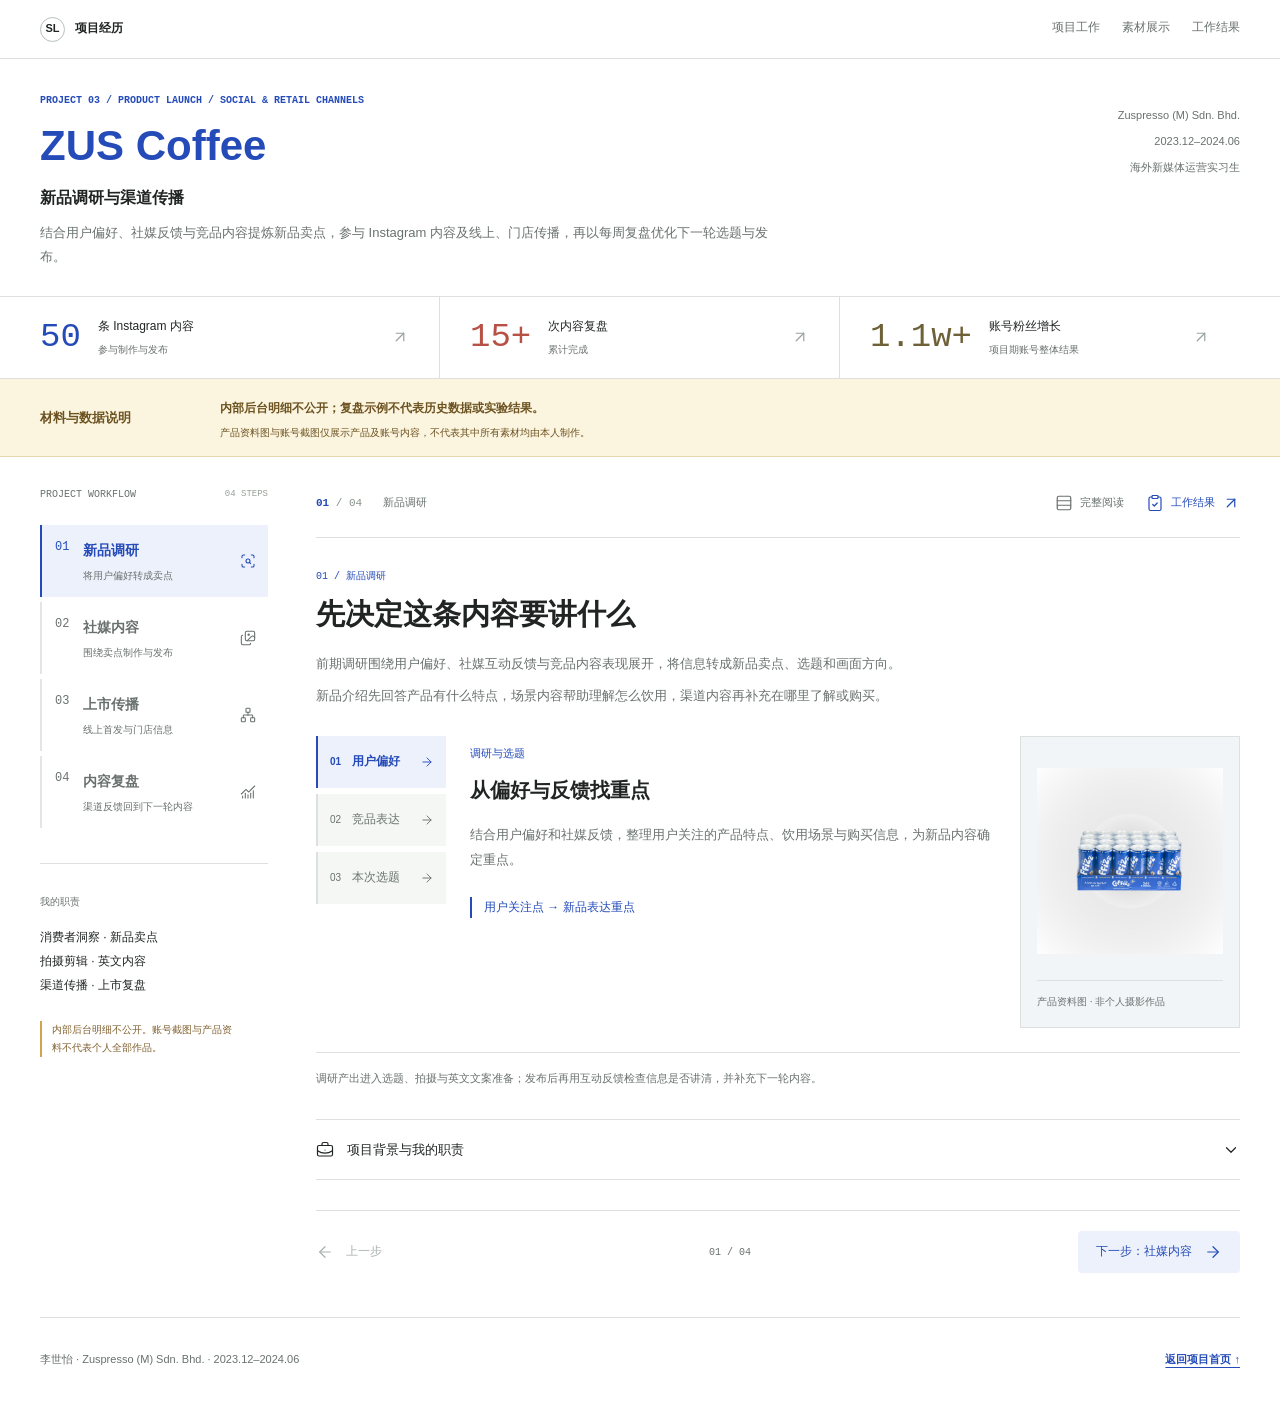
<file: docs/projects/zus-everywhere/case_study.html>
<!doctype html>
<html lang="zh-CN">
<head>
  <meta charset="UTF-8">
  <meta name="viewport" content="width=device-width, initial-scale=1">
  <meta name="description" content="李世怡的大金企划专员申请作品：在Zuspresso参与新品内容调研、Instagram内容与FamilyMart渠道传播，以每周复盘优化下一轮选题及发布。">
  <title>ZUS Coffee新品调研与渠道传播 | 李世怡 · 大金企划专员</title>
  <style>
    :root { --ink: #202a38; --blue: #1645c3; --pink: #ad3168; --teal: #08786a; --gold: #805e13; --yellow: #ffe083; --line: #d9e0e8; --muted: #596777; --soft: #f4f6f9; }
    * { box-sizing: border-box; }
    html { scroll-behavior: smooth; scroll-padding-top: 86px; }
    body { margin: 0; color: var(--ink); background: #fff; font: 16px/1.8 Inter, -apple-system, BlinkMacSystemFont, "Segoe UI", "PingFang SC", "Microsoft YaHei", sans-serif; letter-spacing: 0; }
    h1, h2, h3, h4, p, figure { margin: 0; }
    h1, h2, h3, h4 { line-height: 1.4; letter-spacing: 0; text-wrap: balance; }
    p { overflow-wrap: anywhere; }
    a { color: inherit; text-underline-offset: 4px; }
    img { display: block; max-width: 100%; height: auto; }
    button { font: inherit; cursor: pointer; touch-action: manipulation; }
    button, a { -webkit-tap-highlight-color: transparent; }
    [hidden] { display: none !important; }
    :focus-visible { outline: 3px solid var(--pink); outline-offset: 4px; }
    .wrap { width: min(1180px, calc(100% - 64px)); margin-inline: auto; }
    .skip-link { position: fixed; top: 10px; left: 10px; z-index: 100; padding: 8px 12px; background: #fff; transform: translateY(-160%); }
    .skip-link:focus { transform: none; }
    .nav { position: sticky; top: 0; z-index: 30; display: flex; align-items: center; justify-content: space-between; gap: 24px; min-height: 64px; padding: 0 max(32px, calc((100% - 1180px) / 2)); background: #fffffffa; border-bottom: 1px solid var(--line); }
    .brand { display: inline-flex; align-items: center; gap: 10px; color: var(--blue); text-decoration: none; font-size: 13px; font-weight: 750; white-space: nowrap; }
    .brand-mark { display: grid; place-items: center; width: 28px; height: 28px; border: 1px solid var(--blue); border-radius: 50%; font-size: 11px; }
    .nav-links { display: flex; gap: 22px; min-width: 0; overflow: auto; scrollbar-width: none; }
    .nav-links::-webkit-scrollbar { display: none; }
    .nav-links a { display: inline-flex; flex-shrink: 0; align-items: center; min-height: 44px; border-bottom: 2px solid transparent; color: var(--muted); text-decoration: none; font-size: 12px; }
    .nav-links a:hover, .nav-links a[aria-current="location"] { color: var(--blue); border-bottom-color: var(--blue); }
    .hero { position: relative; isolation: isolate; background: #d9e5ed; }
    .hero::before { content: ""; position: absolute; inset: 0; z-index: -1; background: linear-gradient(90deg, #f4f8fcfa 0%, #f4f8fcf5 36%, #f4f8fc75 60%, #f4f8fc00 80%), url("evidence/coffizz-launch.jpg") center 55% / cover no-repeat; }
    .hero-inner { padding-block: 55px 35px; }
    .eyebrow { margin-bottom: 20px; color: var(--blue); font-size: 11px; font-weight: 750; }
    h1 { color: var(--blue); font-size: 64px; line-height: 1.14; font-weight: 850; }
    h1 span { display: block; margin-top: 16px; color: var(--ink); font-size: 36px; line-height: 1.35; }
    .hero-copy { max-width: 570px; margin-top: 22px; color: #334558; font-size: 16px; line-height: 1.9; }
    .hero-meta { display: flex; flex-wrap: wrap; gap: 8px 20px; margin-top: 23px; font-size: 12px; color: #334558; }
    .hero-meta span { padding-left: 9px; border-left: 2px solid var(--blue); }
    .hero-source { max-width: 570px; margin-top: 28px; font-size: 10px; color: #3c4e5f; }
    .hero-source a { display: inline-flex; align-items: center; min-height: 32px; }
    .disclosure { background: var(--yellow); color: #362807; border-bottom: 1px solid #d9b759; }
    .disclosure-inner { display: grid; grid-template-columns: 205px 1fr; align-items: center; gap: 40px; padding-block: 21px; }
    .disclosure h2 { font-size: 18px; }
    .disclosure strong { font-size: 14px; }
    .disclosure p { font-size: 12px; margin-top: 5px; }
    .snapshot { border-bottom: 1px solid var(--line); }
    .metric-row { display: grid; grid-template-columns: repeat(3, minmax(0, 1fr)); }
    .metric { --accent: var(--blue); display: grid; grid-template-columns: auto 1fr; gap: 22px; align-items: center; padding: 28px; border-right: 1px solid var(--line); }
    .metric:first-child { padding-left: 0; }
    .metric:nth-child(2) { --accent: var(--teal); }
    .metric:last-child { --accent: var(--pink); border-right: 0; }
    .metric strong { color: var(--accent); font: 46px/1.2 "SFMono-Regular", Consolas, monospace; white-space: nowrap; }
    .metric b { display: block; font-size: 14px; }
    .metric small { display: block; font-size: 11px; color: var(--muted); margin-top: 4px; }
    .band { border-bottom: 1px solid var(--line); }
    .soft { background: var(--soft); }
    .section { padding-block: 74px; }
    .section-head { display: grid; grid-template-columns: .85fr 1.15fr; gap: 70px; margin-bottom: 34px; align-items: start; }
    .kicker { color: var(--blue); font-size: 11px; font-weight: 750; margin-bottom: 12px; }
    h2 { font-size: 36px; line-height: 1.35; }
    h3 { font-size: 22px; } h4 { font-size: 16px; }
    .lead { font-size: 15px; color: var(--muted); line-height: 1.95; padding-top: 3px; }
    .lead p + p { margin-top: 12px; }
    .roles { display: grid; grid-template-columns: repeat(3, minmax(0, 1fr)); gap: 30px; }
    .role { --accent: var(--blue); display: grid; grid-template-columns: 38px 1fr; gap: 18px; border-top: 3px solid var(--accent); padding-top: 24px; }
    .role:nth-child(2) { --accent: var(--pink); }
    .role:nth-child(3) { --accent: var(--teal); }
    .role > span { font: 28px/1.5 "SFMono-Regular", Consolas, monospace; color: var(--accent); }
    .role p { font-size: 13px; color: var(--muted); margin-top: 10px; }
    .research-grid { display: grid; grid-template-columns: repeat(3, minmax(0, 1fr)); gap: 30px; }
    .research-item { padding-top: 22px; border-top: 1px solid #b3bfcd; }
    .research-item > span { color: var(--blue); font: 12px/1.5 "SFMono-Regular", Consolas, monospace; }
    .research-item h3 { margin-top: 12px; }
    .research-item p { color: var(--muted); font-size: 14px; margin-top: 12px; }
    .research-item small { display: block; font-size: 11px; color: var(--gold); margin-top: 20px; }
    .research-note { padding-top: 24px; margin-top: 28px; border-top: 1px solid var(--line); font-size: 13px; color: var(--muted); }
    .workflow-heading { display: flex; justify-content: space-between; align-items: baseline; gap: 16px; flex-wrap: wrap; margin-bottom: 22px; }
    .workflow-heading h3 { font-size: 19px; }
    .example-label { font-size: 11px; color: var(--gold); font-weight: 650; }
    .workflow { display: grid; grid-template-columns: repeat(6, minmax(0, 1fr)); gap: 22px; list-style: none; margin: 0 0 38px; padding: 0; }
    .workflow li { --accent: var(--blue); position: relative; border-top: 3px solid var(--accent); padding-top: 20px; }
    .workflow li:nth-child(2), .workflow li:nth-child(5) { --accent: var(--pink); }
    .workflow li:nth-child(3), .workflow li:nth-child(6) { --accent: var(--teal); }
    .workflow li:not(:last-child)::after { content: "→"; position: absolute; right: -22px; top: -21px; color: var(--accent); font-size: 23px; background: #fff; padding-inline: 3px; }
    .workflow li > span { display: block; color: var(--accent); font: 29px/1.3 "SFMono-Regular", Consolas, monospace; margin-bottom: 12px; }
    .workflow h4 { font-size: 16px; }
    .workflow p { font-size: 12px; color: var(--muted); margin-top: 8px; }
    .tablist { display: flex; width: min(650px, 100%); padding: 4px; border: 1px solid #b7c4d4; background: #fff; border-radius: 6px; margin-bottom: 24px; }
    .tablist button { flex: 1; min-width: 0; min-height: 46px; padding: 8px 12px; border: 0; border-radius: 3px; color: var(--muted); background: transparent; font-size: 13px; }
    .tablist button[aria-selected="true"] { background: var(--blue); color: #fff; }
    .tablist button:hover:not([aria-selected="true"]) { background: var(--soft); color: var(--blue); }
    .panels { min-width: 0; }
    .panel { padding: 28px 0; border-block: 1px solid var(--line); min-width: 0; }
    .panel + .panel { margin-top: 24px; }
    .enhanced .panels { display: grid; }
    .enhanced .panel { grid-area: 1 / 1; margin: 0; }
    .enhanced .panel[aria-hidden="true"] { visibility: hidden; pointer-events: none; }
    .panel-heading { display: grid; grid-template-columns: 56px 1fr; align-items: center; gap: 20px; margin-bottom: 25px; }
    .panel-heading > span { color: var(--pink); font: 37px/1.2 "SFMono-Regular", Consolas, monospace; }
    .panel-heading small { display: block; font-size: 10px; color: var(--muted); margin-bottom: 7px; }
    .panel-heading h3 { font-size: 24px; }
    .panel-columns { display: grid; grid-template-columns: repeat(3, minmax(0, 1fr)); gap: 30px; }
    .panel-column { --accent: var(--blue); border-top: 3px solid var(--accent); padding-top: 17px; }
    .panel-column:nth-child(2) { --accent: var(--pink); }
    .panel-column:nth-child(3) { --accent: var(--teal); }
    .panel-column h4 { color: var(--accent); }
    .panel-column p { font-size: 14px; color: var(--muted); line-height: 1.9; margin-top: 11px; }
    .material-note { font-size: 11px; color: var(--muted); margin-top: 17px; }
    .evidence { display: grid; grid-template-columns: minmax(0, 1fr) minmax(0, 1fr); gap: 56px; align-items: start; margin-top: 50px; }
    .photo-link { display: block; cursor: zoom-in; border: 1px solid var(--line); background: #fff; }
    .photo-link:hover { outline: 3px solid var(--blue); outline-offset: -3px; }
    .feed img { width: 100%; aspect-ratio: 1206 / 2622; object-fit: contain; }
    figcaption { font-size: 11px; color: var(--muted); margin-top: 12px; }
    .evidence-copy { padding-top: 23px; border-top: 2px solid var(--ink); }
    .evidence-copy h3 { font-size: 27px; }
    .evidence-copy > p { margin-top: 16px; font-size: 14px; color: var(--muted); }
    .evidence-points { margin: 25px 0; }
    .evidence-points > div { padding-block: 16px; border-top: 1px solid var(--line); }
    .evidence-points dt { font-size: 14px; font-weight: 700; }
    .evidence-points dd { margin: 6px 0 0; font-size: 13px; color: var(--muted); }
    .image-note { padding: 16px 18px; margin-top: 20px; border-left: 3px solid #ae790b; background: var(--yellow); color: #362807; font-size: 12px; }
    .product-materials { display: grid; grid-template-columns: 1fr 1fr; gap: 18px; margin-top: 28px; }
    .product-materials img { width: 100%; aspect-ratio: 1; object-fit: contain; }
    .channel-steps { display: grid; grid-template-columns: repeat(3, minmax(0, 1fr)); gap: 30px; margin-bottom: 40px; }
    .channel-step { border-top: 3px solid var(--teal); padding-top: 22px; }
    .channel-step:nth-child(2) { border-color: var(--pink); }
    .channel-step:nth-child(3) { border-color: var(--blue); }
    .channel-step h3 { font-size: 21px; }
    .channel-step p { font-size: 13px; color: var(--muted); margin-top: 11px; }
    .review-intro { display: flex; justify-content: space-between; align-items: baseline; gap: 20px; flex-wrap: wrap; margin-bottom: 22px; }
    .review-intro h3 { font-size: 23px; }
    .review-note { padding: 15px 18px; background: #fff2c8; border-left: 3px solid #c79922; color: #604714; font-size: 12px; margin-bottom: 22px; }
    .results { background: #f1f7f4; }
    .result-list { list-style: none; margin: 0; padding: 0; border-top: 1px solid #b9d2c7; }
    .result-list li { display: grid; grid-template-columns: 55px .8fr 1.2fr; align-items: baseline; gap: 28px; padding-block: 26px; border-bottom: 1px solid #b9d2c7; }
    .result-list li > span { font: 22px/1.2 "SFMono-Regular", Consolas, monospace; color: var(--teal); }
    .result-list h3 { font-size: 22px; }
    .result-list p { font-size: 14px; color: var(--muted); }
    .scope-note { margin-top: 25px; font-size: 12px; color: #4b6258; }
    .scope-note strong { margin-right: 10px; color: #25654a; }
    .footer { padding-block: 22px; font-size: 11px; color: var(--muted); }
    .footer .wrap { display: flex; justify-content: space-between; gap: 20px; align-items: center; }
    .footer a { display: inline-flex; align-items: center; min-height: 44px; font-weight: 700; color: var(--blue); }
    @media (max-width: 1000px) {
      h1 { font-size: 55px; } h1 span { font-size: 32px; } h2 { font-size: 32px; }
      .hero-copy { max-width: 480px; }
      .metric { grid-template-columns: 1fr; gap: 9px; padding-inline: 22px; }
      .metric strong { font-size: 40px; }
      .section-head { gap: 36px; }
      .role { grid-template-columns: 30px 1fr; gap: 12px; } .role h3 { font-size: 20px; }
      .workflow { gap: 15px; } .workflow li:not(:last-child)::after { right: -19px; font-size: 20px; top: -19px; }
      .workflow h4 { font-size: 14px; }
      .evidence { gap: 30px; }
      .product-materials { gap: 12px; }
    }
    @media (max-width: 760px) {
      html { scroll-padding-top: 102px; }
      .wrap { width: calc(100% - 36px); }
      .nav { flex-direction: column; align-items: stretch; padding: 12px 18px 0; gap: 0; }
      .brand { font-size: 12px; } .brand-mark { width: 24px; height: 24px; }
      .nav-links { width: 100%; gap: 23px; } .nav-links a { font-size: 11px; }
      .hero::before { background-image: linear-gradient(90deg, #f4f8fcfa 0%, #f4f8fce8 48%, #f4f8fc85 100%), url("evidence/coffizz-launch.jpg"); background-position: center, 68% center; }
      .hero-inner { padding-block: 32px 22px; }
      h1 { font-size: 44px; } h1 span { margin-top: 14px; font-size: 27px; }
      .eyebrow { font-size: 10px; margin-bottom: 15px; }
      .hero-copy { font-size: 14px; margin-top: 17px; max-width: 390px; }
      .hero-meta { font-size: 10px; gap: 7px 14px; margin-top: 18px; }
      .hero-source { font-size: 10px; margin-top: 16px; }
      .disclosure-inner { grid-template-columns: 1fr; gap: 8px; padding-block: 18px; }
      .disclosure h2 { font-size: 18px; } .disclosure strong { font-size: 12px; } .disclosure p { font-size: 11px; }
      .metric, .metric:first-child { padding: 22px 12px; }
      .metric:first-child { padding-left: 0; } .metric:last-child { padding-right: 0; }
      .metric strong { font-size: 30px; } .metric b { font-size: 12px; } .metric small { font-size: 10px; }
      .section { padding-block: 50px; }
      .section-head { grid-template-columns: 1fr; gap: 18px; margin-bottom: 28px; }
      h2 { font-size: 29px; } .kicker { font-size: 10px; margin-bottom: 10px; } .lead { font-size: 14px; }
      .roles, .research-grid { grid-template-columns: 1fr; gap: 24px; }
      .role { padding-top: 18px; grid-template-columns: 35px 1fr; gap: 15px; }
      .role h3 { font-size: 21px; } .role p { margin-top: 7px; }
      .research-item { padding-top: 18px; } .research-item h3 { font-size: 21px; margin-top: 8px; }
      .research-item p { margin-top: 8px; font-size: 13px; } .research-item small { margin-top: 12px; }
      .research-note { font-size: 12px; padding-top: 20px; margin-top: 25px; }
      .workflow-heading h3 { font-size: 18px; } .example-label { font-size: 10px; }
      .workflow { grid-template-columns: 1fr; gap: 0; margin-bottom: 28px; }
      .workflow li { border-top: 0; border-left: 2px solid var(--accent); padding: 0 0 24px 54px; margin-left: 9px; }
      .workflow li:last-child { padding-bottom: 0; }
      .workflow li > span { position: absolute; top: 1px; left: 14px; font-size: 21px; }
      .workflow h4 { font-size: 17px; } .workflow p { margin-top: 6px; }
      .workflow li:not(:last-child)::after { content: "↓"; top: auto; bottom: 0; left: -10px; right: auto; font-size: 20px; padding: 0; }
      .tablist { width: 100%; margin-bottom: 20px; } .tablist button { font-size: 12px; padding-inline: 6px; }
      .panel { padding-block: 22px; }
      .panel-heading { grid-template-columns: 38px 1fr; gap: 15px; margin-bottom: 20px; }
      .panel-heading > span { font-size: 29px; } .panel-heading h3 { font-size: 21px; }
      .panel-columns { grid-template-columns: 1fr; gap: 23px; }
      .panel-column { padding-top: 15px; } .panel-column p { font-size: 13px; margin-top: 9px; }
      .material-note { font-size: 10px; }
      .evidence { grid-template-columns: 1fr; gap: 26px; margin-top: 35px; }
      .evidence-copy { padding-top: 19px; } .evidence-copy h3 { font-size: 25px; }
      .evidence-copy > p { font-size: 13px; }
      .product-materials { gap: 16px; }
      .channel-steps { grid-template-columns: 1fr; gap: 24px; margin-bottom: 30px; }
      .channel-step { padding-top: 18px; } .channel-step p { margin-top: 8px; }
      .review-intro { gap: 8px; } .review-intro h3 { font-size: 21px; }
      .review-note { font-size: 11px; padding: 14px 16px; }
      .result-list li { grid-template-columns: 32px 1fr; gap: 10px 16px; padding-block: 23px; }
      .result-list li > span { font-size: 19px; } .result-list h3 { font-size: 21px; }
      .result-list p { grid-column: 2; font-size: 13px; }
      .scope-note { font-size: 11px; } .scope-note strong { display: block; margin-bottom: 6px; }
      .footer .wrap { flex-direction: column; align-items: flex-start; gap: 6px; }
    }
    @media (max-width: 360px) { .metric strong { font-size: 26px; } .nav-links { gap: 17px; } }
    @media (prefers-reduced-motion: reduce) { html { scroll-behavior: auto; } }
  </style>
  <link rel="stylesheet" href="../ai-news-dashboard/case-study-workspace.css">
  <link rel="stylesheet" href="../project-workspace.css">
  <link rel="stylesheet" href="../market-workspace.css">
</head>
<body>
  <a class="skip-link" href="#overview">跳至项目内容</a>
  <nav class="nav" aria-label="页面导航">
    <a class="brand" href="../../" aria-label="返回作品集首页"><span class="brand-mark">SL</span><span>李世怡 · 大金（中国） · 企划专员</span></a>
    <div class="nav-links"><a href="#overview">我的职责</a><a href="#research">内容调研</a><a href="#content">内容执行</a><a href="#review">渠道复盘</a><a href="#results">工作结果</a></div>
  </nav>
  <main>
    <header class="hero">
      <div class="wrap hero-inner">
        <p class="eyebrow">PROJECT 03 / PRODUCT LAUNCH · SOCIAL & RETAIL CHANNELS</p>
        <h1>ZUS Coffee<span>新品上市<br>与渠道传播</span></h1>
        <p class="hero-copy">结合用户偏好、社媒反馈与竞品内容提炼新品卖点，参与 Instagram 内容及线上、门店传播，再以每周复盘优化下一轮选题与发布。</p>
        <div class="hero-meta"><span>Zuspresso (M) Sdn. Bhd.</span><span>2023.12–2024.06</span><span>海外新媒体运营实习生</span></div>
        <p class="hero-source">COFFIZZ 产品资料图 · 非个人摄影作品 · <a href="https://siakapkeli.my/articles/zus-coffee-perkenalkan-coffizz-kopi-berkarbonat-halal-dalam-tin-pertama-di-malaysia" target="_blank" rel="noopener noreferrer">原图片来源 ↗</a></p>
      </div>
    </header>
    <aside class="disclosure" aria-labelledby="disclosure-title">
      <div class="wrap disclosure-inner"><h2 id="disclosure-title">材料与数据说明</h2><div><strong>内部后台明细不公开；复盘示例不代表历史数据或实验结果。</strong><p>产品资料图与账号截图仅展示产品及账号内容，不代表其中所有素材均由本人制作。</p></div></div>
    </aside>
    <div class="snapshot" aria-label="工作量与账号结果">
      <div class="wrap metric-row">
        <div class="metric"><strong>50</strong><div><b>条 Instagram 内容</b><small>协助账号制作与发布</small></div></div>
        <div class="metric"><strong>15+</strong><div><b>次内容复盘</b><small>每周监测、累计输出复盘</small></div></div>
        <div class="metric"><strong>1.1w+</strong><div><b>账号粉丝增长</b><small>项目期账号整体结果</small></div></div>
      </div>
    </div>

    <section class="band" id="overview"><div class="wrap section">
      <div class="section-head"><div><p class="kicker">01 / 项目背景与职责</p><h2>把新品卖点<br>接到上市传播</h2></div><div class="lead"><p>在 Zuspresso (M) Sdn. Bhd. 担任海外新媒体运营实习生期间，我参与 ZUS Coffee 新品内容调研，结合用户偏好、社媒反馈与竞品内容表现提炼卖点，再参与选题、拍摄剪辑和英文文案，配合线上首发及 FamilyMart 渠道传播。</p><p>发布后每周监测表现，将互动中暴露的信息缺口和内容表现带回下一轮选题、素材及排期，完成调研—制作—传播—复盘的工作闭环。</p></div></div>
      <div class="roles">
        <article class="role"><span>01</span><div><h3>新品调研与卖点</h3><p>整理用户偏好、社媒反馈与竞品内容表现，把新品特点转成卖点、选题与传播重点。</p></div></article>
        <article class="role"><span>02</span><div><h3>制作与发布</h3><p>参与拍摄、剪辑、英文文案、hashtag 与素材整理，配合发布排期。</p></div></article>
        <article class="role"><span>03</span><div><h3>上市传播与复盘</h3><p>配合线上首发和FamilyMart信息准备，每周复盘并优化后续内容与发布节奏。</p></div></article>
      </div>
    </div></section>

    <section class="band soft" id="research"><div class="wrap section">
      <div class="section-head"><div><p class="kicker">02 / 新品调研与卖点</p><h2>从用户偏好<br>找到传播切入点</h2></div><div class="lead"><p>前期调研围绕用户偏好、社媒互动反馈与竞品内容表现展开，将信息转成新品卖点、选题和画面方向。</p><p>新品介绍先回答产品有什么特点，场景内容帮助理解怎么饮用，渠道内容再补充在哪里了解或购买。</p></div></div>
      <div class="research-grid">
        <article class="research-item"><span>01 / 用户偏好</span><h3>从偏好与反馈找重点</h3><p>结合用户偏好和社媒反馈，整理用户关注的产品特点、饮用场景与购买信息，为新品内容确定重点。</p><small>用户关注点 → 新品表达重点</small></article>
        <article class="research-item"><span>02 / 竞品</span><h3>观察新品内容怎么呈现</h3><p>参考竞品的新品介绍、场景画面和渠道说明，判断哪些表达适合目标用户与本次传播。</p><small>竞品内容观察 → 选题与形式参考</small></article>
        <article class="research-item"><span>03 / 卖点</span><h3>把信息转成制作任务</h3><p>结合产品资料与首发安排，梳理主要卖点、画面方向、英文文案和渠道信息，供内容制作使用。</p><small>调研与产品资料 → 选题、拍摄及英文表达</small></article>
      </div>
      <p class="research-note">调研产出进入选题、拍摄与英文文案准备；发布后再用互动反馈检查信息是否讲清，并补充下一轮内容。</p>
    </div></section>

    <section class="band" id="content"><div class="wrap section">
      <div class="section-head"><div><p class="kicker">03 / Instagram 内容执行</p><h2>卖点、场景与渠道<br>一起进入内容</h2></div><div class="lead"><p>协助完成账号50条 Instagram 内容发布，参与选题、拍摄、剪辑、英文文案、hashtag 与素材整理；新品相关内容承接前期调研及卖点提炼。</p><p>让产品画面、英文表达与发布目的相互对应：新品介绍讲清卖点，生活场景增加理解，购买信息承接兴趣。</p></div></div>
      <div class="workflow-heading"><h3>内容工作流程</h3><span class="example-label">工作环节整理 · 非历史排期记录</span></div>
      <ol class="workflow" aria-label="内容工作流程">
        <li><span>01</span><h4>用户与竞品调研</h4><p>整理偏好与互动反馈</p></li>
        <li><span>02</span><h4>选题与文案</h4><p>准备卖点和英文表达</p></li>
        <li><span>03</span><h4>拍摄与剪辑</h4><p>参与画面与视频制作</p></li>
        <li><span>04</span><h4>确认与排期</h4><p>配合核对素材与时间</p></li>
        <li><span>05</span><h4>内容发布</h4><p>整理文案、标签与素材</p></li>
        <li><span>06</span><h4>复盘回流</h4><p>优化下一条选题与节奏</p></li>
      </ol>
      <div class="tabbed" data-tab-group="content">
        <div class="tablist" role="tablist" aria-label="三类内容工作" hidden>
          <button id="content-tab-product" type="button" role="tab" aria-controls="content-product">新品介绍</button>
          <button id="content-tab-scene" type="button" role="tab" aria-controls="content-scene">生活场景</button>
          <button id="content-tab-channel" type="button" role="tab" aria-controls="content-channel">购买信息</button>
        </div>
        <div class="panels">
          <article class="panel" id="content-product"><div class="panel-heading"><span>01</span><div><small>新品介绍</small><h3>把产品信息说明白</h3></div></div><div class="panel-columns">
            <div class="panel-column"><h4>要传达什么</h4><p>新品是什么，有哪些值得关注的产品特点，以及本次发布需要说明的信息。</p></div>
            <div class="panel-column"><h4>参与的工作</h4><p>整理产品卖点，参与相关选题、拍摄剪辑与英文文案，配合素材准备。</p></div>
            <div class="panel-column"><h4>内容表达重点</h4><p>产品画面与文案相互对应，产品名称、信息和发布主题保持一致。</p></div>
          </div></article>
          <article class="panel" id="content-scene"><div class="panel-heading"><span>02</span><div><small>生活场景内容</small><h3>让画面贴近使用情境</h3></div></div><div class="panel-columns">
            <div class="panel-column"><h4>要传达什么</h4><p>产品可以出现在哪些日常情境中，让内容不只停留在包装和卖点介绍。</p></div>
            <div class="panel-column"><h4>参与的工作</h4><p>结合选题参与拍摄、剪辑与英文文案，整理不同版本和发布所需素材。</p></div>
            <div class="panel-column"><h4>内容表达重点</h4><p>让产品、场景和文字围绕同一个主题，避免画面与文案各说各的。</p></div>
          </div></article>
          <article class="panel" id="content-channel"><div class="panel-heading"><span>03</span><div><small>购买信息传播</small><h3>把购买信息补充清楚</h3></div></div><div class="panel-columns">
            <div class="panel-column"><h4>要传达什么</h4><p>新品的线上发布与线下渠道信息，让感兴趣的用户知道在哪里了解或购买。</p></div>
            <div class="panel-column"><h4>参与的工作</h4><p>配合线上首发及 FamilyMart 传播，协助整理宣传素材、门店信息与发布排期。</p></div>
            <div class="panel-column"><h4>内容表达重点</h4><p>核对产品名称、渠道说明与发布时间，避免信息遗漏或前后不一致。</p></div>
          </div></article>
        </div>
      </div>
      <p class="material-note">三类内容为工作说明的组织方式，不代表三组对照实验；未展示单条内容的后台数据或转化结论。</p>
      <div class="evidence">
        <figure class="feed"><a class="photo-link" href="../../works/covers/zus-everywhere.jpg" target="_blank" rel="noopener noreferrer" aria-label="查看 ZUS Everywhere 账号截图原图"><img src="../../works/covers/zus-everywhere.jpg" width="1206" height="2622" alt="ZUS Everywhere Instagram 账号截图，包含产品、场景及活动内容" loading="lazy"></a><figcaption>账号截图 · 保留原貌 · 不代表其中所有内容均由本人制作</figcaption></figure>
        <div class="evidence-copy">
          <p class="kicker">账号内容与产品资料</p><h3>画面、英文文案<br>和发布信息一起准备</h3>
          <p>账号截图呈现了产品、生活场景和活动等内容。我的参与范围以本页说明的选题、拍摄剪辑、英文文案及发布配合为准。</p>
          <dl class="evidence-points">
            <div><dt>画面与视频</dt><dd>参与拍摄和剪辑，围绕选题准备相应素材。</dd></div>
            <div><dt>英文文案与标签</dt><dd>参与英文 caption、hashtag 与产品信息整理。</dd></div>
            <div><dt>素材与发布时间</dt><dd>协助整理素材版本，配合发布排期与信息确认。</dd></div>
          </dl>
          <p class="image-note">材料说明：账号截图用于呈现整体内容风格；下方为产品资料图，并非个人摄影或设计作品。</p>
          <div class="product-materials">
            <figure><a class="photo-link" href="evidence/coffizz-product.png" target="_blank" rel="noopener noreferrer" aria-label="查看 COFFIZZ 产品资料原图"><img src="evidence/coffizz-product.png" width="1080" height="1080" alt="COFFIZZ 产品资料图" loading="lazy"></a><figcaption>COFFIZZ 产品资料图</figcaption></figure>
            <figure><a class="photo-link" href="evidence/coffizz-carton.png" target="_blank" rel="noopener noreferrer" aria-label="查看 COFFIZZ 包装资料原图"><img src="evidence/coffizz-carton.png" width="1080" height="1080" alt="COFFIZZ 外箱包装资料图" loading="lazy"></a><figcaption>COFFIZZ 包装资料图</figcaption></figure>
          </div>
        </div>
      </div>
    </div></section>

    <section class="band soft" id="review"><div class="wrap section">
      <div class="section-head"><div><p class="kicker">04 / 上市传播与内容复盘</p><h2>线上首发与门店信息<br>接上后续复盘</h2></div><div class="lead"><p>配合新品线上首发及FamilyMart线下渠道传播，协助整理宣传素材、门店信息与发布排期，核对产品、渠道说明和发布时间。</p><p>每周监测内容表现，累计输出15+次复盘。把购买信息疑问补回文案，将互动反馈带回后续选题、内容形式与发布节奏。</p></div></div>
      <div class="channel-steps">
        <article class="channel-step"><h3>发布前：统一上市信息</h3><p>整理首发素材、FamilyMart门店信息及排期，检查产品名称、渠道说明与时间是否一致。</p></article>
        <article class="channel-step"><h3>发布后：监测内容与反馈</h3><p>每周跟踪内容数据与社媒互动，整理用户对卖点、场景和渠道信息的反馈，形成阶段性复盘。</p></article>
        <article class="channel-step"><h3>复盘后：回到下一轮制作</h3><p>把信息缺口补回文案与素材，优化后续选题和发布节奏，再持续观察新的反馈。</p></article>
      </div>
      <div class="review-intro"><h3>复盘时，如何考虑下一步</h3><span class="example-label">复盘思路示意 · 非历史数据结论</span></div>
      <p class="review-note">以下是问题处理思路，不是历史用户原话、真实数据对比或已经验证的优化效果。数据有变化时，先核对内容、时间与其他影响因素，再讨论调整。</p>
      <div class="tabbed" data-tab-group="review">
        <div class="tablist" role="tablist" aria-label="复盘思路示例" hidden>
          <button id="review-tab-info" type="button" role="tab" aria-controls="review-info">购买地点询问</button>
          <button id="review-tab-response" type="button" role="tab" aria-controls="review-response">内容表现变化</button>
          <button id="review-tab-product" type="button" role="tab" aria-controls="review-product">产品问题反馈</button>
        </div>
        <div class="panels">
          <article class="panel" id="review-info"><div class="panel-heading"><span>01</span><div><small>示例情境</small><h3>评论里出现购买地点询问</h3></div></div><div class="panel-columns">
            <div class="panel-column"><h4>关注什么信息</h4><p>用户具体询问哪个产品、哪个地区或哪类购买渠道，不直接把询问当作成交。</p></div>
            <div class="panel-column"><h4>还需要核对什么</h4><p>检查原帖是否说明购买渠道，以及现有门店或购买入口信息是否仍然准确。</p></div>
            <div class="panel-column"><h4>可以怎样调整</h4><p>在信息确认后补充渠道说明，并在后续相关内容中更清楚地呈现购买信息。</p></div>
          </div></article>
          <article class="panel" id="review-response"><div class="panel-heading"><span>02</span><div><small>示例情境</small><h3>一条内容的表现发生变化</h3></div></div><div class="panel-columns">
            <div class="panel-column"><h4>关注什么信息</h4><p>在相同观察时长下，查看可获取的触达和互动表现，避免只看某一个数字。</p></div>
            <div class="panel-column"><h4>还需要核对什么</h4><p>核对主题、形式、发布时间，以及是否有活动或额外推广等影响。</p></div>
            <div class="panel-column"><h4>可以怎样调整</h4><p>提出下一条内容的具体尝试，如调整开头或信息顺序，发布后继续观察，不提前承诺效果。</p></div>
          </div></article>
          <article class="panel" id="review-product"><div class="panel-heading"><span>03</span><div><small>示例情境</small><h3>用户对产品信息有疑问</h3></div></div><div class="panel-columns">
            <div class="panel-column"><h4>关注什么信息</h4><p>区分用户是在询问产品信息，还是表达个人偏好，不从少量评论推断全部用户。</p></div>
            <div class="panel-column"><h4>还需要核对什么</h4><p>回看原内容是否解释清楚，再核对产品资料，确认哪些信息可以补充。</p></div>
            <div class="panel-column"><h4>可以怎样调整</h4><p>把已确认的信息补充到文案或后续选题中，涉及不确定的问题先与团队确认。</p></div>
          </div></article>
        </div>
      </div>
    </div></section>

    <section class="band results" id="results"><div class="wrap section">
      <div class="section-head"><div><p class="kicker">05 / 工作结果与闭环</p><h2>内容支持新品传播<br>复盘驱动持续调整</h2></div><div class="lead"><p>从调研和卖点提炼到内容执行与渠道传播，协同完成新品传播工作；每周复盘把反馈带回制作。工作量与账号粉丝增长分别展示，增长为项目期账号整体结果。</p></div></div>
      <ol class="result-list">
        <li><span>01</span><h3>协助50条内容发布</h3><p>参与账号选题、拍摄、剪辑、英文文案、hashtag 与素材整理，配合新品相关内容传播。</p></li>
        <li><span>02</span><h3>输出15+次内容复盘</h3><p>每周监测内容表现，将互动反馈带回选题、表达与发布节奏。</p></li>
        <li><span>03</span><h3>账号粉丝增长1.1w+</h3><p>协同带动项目期账号整体增长，不单独归因于某条内容。</p></li>
      </ol>
      <p class="scope-note"><strong>统计范围</strong>参与发布的内容条数、累计完成的复盘次数及项目期账号粉丝增长；原始后台明细不作公开展示。</p>
    </div></section>
  </main>
  <footer class="footer"><div class="wrap"><span>李世怡 · Zuspresso (M) Sdn. Bhd. · 2023.12–2024.06</span><a href="../../">返回项目首页 ↑</a></div></footer>
  <script>
    // Shared grid sizing keeps all tab states stable; without JS every panel is readable.
    document.querySelectorAll('[data-tab-group]').forEach(group => {
      const tablist = group.querySelector('[role="tablist"]');
      const tabs = [...tablist.querySelectorAll('[role="tab"]')];
      const panels = [...group.querySelectorAll('.panel')];
      function selectTab(tab) {
        tabs.forEach(item => {
          const selected = item === tab;
          item.setAttribute('aria-selected', String(selected));
          item.tabIndex = selected ? 0 : -1;
        });
        panels.forEach(panel => {
          const selected = panel.id === tab.getAttribute('aria-controls');
          panel.setAttribute('aria-hidden', String(!selected));
          panel.inert = !selected;
        });
      }
      panels.forEach((panel, index) => {
        panel.setAttribute('role', 'tabpanel');
        panel.setAttribute('aria-labelledby', tabs[index].id);
      });
      group.classList.add('enhanced');
      tablist.hidden = false;
      selectTab(tabs[0]);
      tabs.forEach((tab, index) => {
        tab.addEventListener('click', () => selectTab(tab));
        tab.addEventListener('keydown', event => {
          let next;
          if (event.key === 'ArrowRight') next = (index + 1) % tabs.length;
          if (event.key === 'ArrowLeft') next = (index - 1 + tabs.length) % tabs.length;
          if (event.key === 'Home') next = 0;
          if (event.key === 'End') next = tabs.length - 1;
          if (next === undefined) return;
          event.preventDefault();
          selectTab(tabs[next]);
          tabs[next].focus();
        });
      });
    });
    if ('IntersectionObserver' in window) {
      const links = [...document.querySelectorAll('.nav-links a')];
      const observer = new IntersectionObserver(entries => {
        const visible = entries.filter(entry => entry.isIntersecting).sort((a, b) => a.boundingClientRect.top - b.boundingClientRect.top)[0];
        if (!visible) return;
        links.forEach(link => {
          if (link.hash === '#' + visible.target.id) link.setAttribute('aria-current', 'location');
          else link.removeAttribute('aria-current');
        });
      }, { rootMargin: '-110px 0px -55% 0px' });
      links.forEach(link => observer.observe(document.querySelector(link.hash)));
    }
  </script>
  <script src="../ai-news-dashboard/lucide.min.js"></script>
  <script src="../project-workspace.js" data-project="zus"></script>
</body>
</html>
</file>
<file: docs/projects/ai-news-dashboard/case-study-workspace.css>
:root { --ink: #202523; --muted: #69716e; --line: #dce1de; --soft: #f5f7f5; --blue: #126c62; --cyan: #126c62; --pink: #bd514d; }
.project-subtitle { margin-top: 10px; font-size: 20px; }
.hero h1 span { font-size: 36px; }
.need-tabs, .chart-tabs { display: flex; gap: 0; border-bottom: 1px solid var(--line); }
.need-tabs button, .chart-tabs button { border: 0; border-bottom: 2px solid transparent; background: none; padding: 12px 15px; color: var(--muted); font-size: 13px; }
.need-tabs [aria-selected="true"], .chart-tabs [aria-selected="true"] { border-bottom-color: var(--cyan); color: var(--cyan); font-weight: 700; }
.need-explorer { display: grid; grid-template-columns: minmax(0, 1fr) 230px; gap: 40px; }
.need-label { margin-top: 26px; font-size: 11px; color: var(--muted); }
.need-question { margin-top: 8px; font-size: 23px; }
.need-decisions { margin: 23px 0 0; }
.need-decisions > div { display: grid; grid-template-columns: 64px minmax(0, 1fr); gap: 18px; border-top: 1px solid var(--line); padding-block: 14px; font-size: 13px; }
.need-decisions dt { color: var(--muted); }
.need-decisions dd { margin: 0; }
.need-evidence { padding: 15px; background: #f0f3f0; border: 1px solid var(--line); }
.need-evidence img { height: 270px; object-fit: contain; }
.need-evidence figcaption { margin-top: 16px; border-top: 1px solid var(--line); padding-top: 12px; }
.need-evidence figcaption span { font-size: 10px; }
.need-evidence strong { font-size: 12px; margin-top: 4px; }
.need-source { margin-top: 24px; font-size: 11px; color: var(--muted); }
.interactive-case { background: #fff; }
.interactive-case svg.lucide { width: 18px; height: 18px; flex: 0 0 auto; }
.interactive-case .report, .interactive-case .hero-inner, .interactive-case .metric-strip { width: min(1280px, calc(100% - 80px)); }
.interactive-case .site-nav { min-height: 58px; padding: 0 max(40px, calc((100% - 1280px) / 2)); color: var(--ink); background: #fffffff5; border-bottom-color: var(--line); }
.interactive-case .brand-mark { border-color: #b6c0ba; width: 25px; height: 25px; }
.interactive-case .nav-brand { font-size: 12px; }
.interactive-case .nav-links a { color: var(--muted); min-height: 58px; gap: 5px; }
.interactive-case .nav-links a.active, .interactive-case .nav-links a:hover { color: var(--cyan); border-bottom-color: var(--cyan); }
.interactive-case .hero { min-height: 0; background: #fff; color: var(--ink); border-bottom: 1px solid var(--line); }
.interactive-case .hero::before { display: none; }
.interactive-case .hero-inner { position: relative; padding-block: 34px 28px; }
.interactive-case .eyebrow { margin-bottom: 13px; color: var(--cyan); font: 600 10px/1.5 "SFMono-Regular", Consolas, monospace; }
.interactive-case h1 { font-size: 42px; line-height: 1.2; font-weight: 760; }
.interactive-case h1 span { display: inline-block; margin-left: 14px; padding-left: 20px; border-left: 1px solid #acb9b1; font-size: 26px; font-weight: 500; vertical-align: middle; }
.interactive-case .project-subtitle { font-size: 16px; font-weight: 650; margin-top: 13px; }
.interactive-case .hero-copy { color: var(--muted); font-size: 13px; line-height: 1.8; margin-top: 8px; max-width: 730px; }
.interactive-case .hero-meta { position: absolute; right: 0; top: 47px; margin: 0; display: grid; gap: 6px; font-size: 11px; color: var(--muted); }
.interactive-case .hero-meta span { border: none; padding: 0; text-align: right; }
.interactive-case .metric-strip { grid-template-columns: repeat(3, minmax(0, 1fr)); }
.summary-stat { display: flex; align-items: center; gap: 20px; padding: 20px 30px; border-right: 1px solid var(--line); text-decoration: none; }
.summary-stat:first-child { padding-left: 0; }
.summary-stat:last-child { border: 0; }
.summary-stat > strong { font: 500 36px/1.2 "SFMono-Regular", Consolas, monospace; color: var(--cyan); white-space: nowrap; }
.summary-stat:nth-child(2) > strong { color: #b75145; }
.summary-stat:nth-child(3) > strong { color: #6e6137; }
.summary-stat > strong span { font-size: 21px; }
.summary-stat > strong small { font: 11px sans-serif; margin-right: 3px; }
.summary-stat > span { font-size: 12px; }
.summary-stat > span small { display: block; color: var(--muted); font-size: 10px; margin-top: 3px; }
.summary-stat > svg { margin-left: auto; color: #9aa49e; transition: transform .2s; }
.summary-stat:hover svg { transform: translate(2px, -2px); color: var(--ink); }
.workspace { display: grid; grid-template-columns: 228px minmax(0, 1fr); gap: 48px; padding-top: 30px; padding-bottom: 40px; scroll-margin-top: 78px; align-items: start; }
.workspace-rail { position: sticky; top: 83px; }
.rail-label { display: flex; align-items: center; justify-content: space-between; margin-bottom: 23px; font: 10px/1.5 "SFMono-Regular", Consolas, monospace; color: var(--muted); }
.rail-label span { color: #97a099; font-size: 9px; }
.workflow-tabs { display: grid; gap: 5px; }
.workflow-tabs button { position: relative; display: flex; align-items: center; gap: 14px; min-height: 72px; padding: 12px 12px 12px 13px; text-align: left; border: 0; border-left: 2px solid #e2e7e3; background: #fff; color: var(--muted); }
.workflow-tabs button[aria-selected="true"] { border-left-color: var(--cyan); background: #edf4ef; color: #174d3f; }
.workflow-tabs button:hover { background: #f4f7f4; }
.step-number { font: 12px/1.4 "SFMono-Regular", Consolas, monospace; align-self: flex-start; padding-top: 2px; }
.step-text { min-width: 0; }
.step-text strong { display: block; font-size: 14px; font-weight: 650; }
.step-text small { display: block; margin-top: 4px; font-size: 10px; font-weight: 400; color: var(--muted); }
.workflow-tabs button > svg { margin-left: auto; width: 16px !important; height: 16px !important; }
.rail-ownership { margin-top: 35px; padding-top: 22px; border-top: 1px solid var(--line); }
.rail-ownership > span { font-size: 10px; color: var(--muted); }
.rail-ownership p { margin-top: 10px; font-size: 12px; line-height: 2; }
.rail-note { color: #80602f; border-left: 2px solid #d1a550; padding-left: 10px; margin-top: 24px; font-size: 10px; max-width: 195px; }
.workspace-body { min-width: 0; }
.workspace-toolbar { display: flex; align-items: center; justify-content: space-between; gap: 12px; min-height: 34px; margin-bottom: 26px; padding-bottom: 18px; border-bottom: 1px solid var(--line); }
.workspace-breadcrumb { color: #89938c; font: 11px/1.5 "SFMono-Regular", Consolas, monospace; }
.workspace-breadcrumb b { color: var(--cyan); font-weight: 700; }
.workspace-breadcrumb > span { font: 11px sans-serif; color: var(--muted); margin-left: 14px; }
.workspace-actions { display: flex; align-items: center; gap: 22px; }
.workspace-actions a, .workspace-actions button { display: flex; align-items: center; gap: 7px; min-height: 32px; padding: 0; border: 0; background: transparent; color: var(--muted); text-decoration: none; font-size: 11px; }
.workspace-actions .tool-link { color: var(--cyan); }
.workspace-actions a:hover, .workspace-actions button:hover { color: var(--ink); }
.workflow-panel { min-width: 0; scroll-margin-top: 80px; }
.workflow-panel:focus { outline: none; }
.workflow-panel:focus-visible { outline: 2px solid var(--cyan); outline-offset: 9px; }
.workflow-panel:not([hidden]) { animation: reveal-panel .22s ease-out; }
.workflow-panel .section { width: 100%; padding: 0; margin: 0; scroll-margin-top: 85px; }
.workflow-panel .section-head { grid-template-columns: 1fr; gap: 14px; margin-bottom: 28px; }
.workflow-panel .kicker { font: 10px/1.5 "SFMono-Regular", Consolas, monospace; margin-bottom: 9px; color: var(--cyan); }
.workflow-panel h2 { font-size: 29px; line-height: 1.4; font-weight: 700; }
.workflow-panel .section-lead { max-width: 760px; font-size: 13px; line-height: 1.85; }
.workflow-footer { display: flex; justify-content: space-between; align-items: center; gap: 12px; border-top: 1px solid var(--line); margin-top: 30px; padding-block: 20px 4px; }
.workflow-footer button { display: inline-flex; align-items: center; justify-content: center; gap: 12px; border: 0; min-height: 42px; padding: 9px 0; background: #fff; color: var(--cyan); font-size: 12px; }
.workflow-footer button:disabled { color: #aab2ad; cursor: default; }
.workflow-footer .step-next { background: #eaf2ec; padding-inline: 18px; border-radius: 4px; }
.workflow-footer .step-next:hover { background: #dceade; }
.step-position { font: 10px "SFMono-Regular", Consolas, monospace; color: var(--muted); }
.is-full-read .workflow-panel + .workflow-panel { border-top: 1px solid var(--line); margin-top: 45px; padding-top: 40px; }
.is-full-read .workflow-footer { display: none; }
.campaign-flow { padding-block: 20px; border-block: 1px solid var(--line); margin-bottom: 26px; }
.campaign-flow-label { display: flex; justify-content: space-between; gap: 12px; font-size: 11px; }
.campaign-flow-label span + span { color: var(--muted); font-size: 10px; }
.campaign-flow ol { display: grid; grid-template-columns: repeat(4, minmax(0, 1fr)); padding: 0; margin: 30px 0; list-style: none; }
.campaign-flow li { position: relative; min-width: 0; border-top: 1px solid #b7cbbd; padding: 20px 18px 0 0; }
.campaign-flow li > svg { display: block; color: var(--cyan); margin-bottom: 18px; }
.campaign-flow li > span { position: absolute; top: -10px; left: 0; padding-right: 8px; background: #fff; color: #5c7866; font: 10px "SFMono-Regular", Consolas, monospace; }
.campaign-flow li h3 { font-size: 16px; }
.campaign-flow li p { font-size: 11px; color: var(--muted); margin-top: 8px; }
.evidence-jump { display: inline-flex; align-items: center; gap: 16px; font-size: 12px; color: var(--cyan); text-decoration: none; }
.workflow-panel .campaign-brief { border: 0; padding: 0; }
.workflow-panel .campaign-brief h3 { font-size: 18px; margin-block: 6px 15px; }
.workflow-panel .campaign-note, .workflow-panel .case-takeaway { font-size: 12px; padding: 15px 0 15px 15px; border: 0; border-left: 2px solid var(--cyan); margin-block: 26px 0; }
.workflow-panel .campaign-note strong { display: block; margin-bottom: 6px; font-size: 11px; color: var(--cyan); }
.workflow-panel .materials-credit { margin: -7px 0 22px; font-size: 12px; color: #151a17; font-weight: 600; }
.creative-viewer { display: grid; grid-template-columns: 290px minmax(0, 1fr); gap: 38px; align-items: stretch; border-block: 1px solid var(--line); padding-block: 22px; }
.creative-image { position: relative; display: grid; place-items: center; min-width: 0; padding: 15px; background: #f1f3ef; height: 332px; }
.creative-image > img { width: 100%; height: 302px; object-fit: contain; }
.creative-zoom { display: grid; place-items: center; position: absolute; right: 8px; bottom: 8px; width: 36px; height: 36px; border: 1px solid #d9ded8; background: #ffffffee; border-radius: 4px; color: var(--ink); }
.creative-zoom:hover { background: #dcebdd; }
.creative-index { color: var(--cyan); font: 11px "SFMono-Regular", Consolas, monospace; margin-top: 7px; }
.creative-annotation h3 { font-size: 23px; margin-top: 12px; }
.creative-annotation dl, #channel-detail dl { margin: 20px 0 0; }
.creative-annotation dl > div, #channel-detail dl > div { padding-block: 11px; border-top: 1px solid var(--line); display: grid; grid-template-columns: 65px minmax(0, 1fr); gap: 14px; font-size: 12px; }
.creative-annotation dt, #channel-detail dt { color: var(--muted); }
.creative-annotation dd, #channel-detail dd { margin: 0; }
.creative-credit { margin-top: 13px; color: var(--muted); font-size: 10px; }
.workflow-panel .material-group { margin-top: 24px; }
.workflow-panel .material-group + .material-group { padding-top: 0; border: 0; margin-top: 24px; }
.workflow-panel .material-group-head { margin-bottom: 12px; }
.workflow-panel .material-group-head h4 { font-size: 12px; font-weight: 600; }
.workflow-panel .material-group-head > span { font-size: 10px; }
.workflow-panel .journey-material-grid { grid-template-columns: repeat(4, minmax(0, 1fr)); gap: 15px; }
.workflow-panel .campaign-material-visual { max-width: none; height: 96px; padding: 8px; border: 1px solid var(--line); background: #f7f8f5; transition: border-color .18s, background .18s; }
.workflow-panel .campaign-material-visual a { cursor: pointer; }
.workflow-panel .campaign-material-visual a:hover { outline: none; }
.workflow-panel .campaign-material-visual:has(a:focus-visible) { outline: 2px solid var(--cyan); }
.workflow-panel .campaign-material.is-selected .campaign-material-visual { border: 2px solid var(--cyan); padding: 7px; background: #eaf1e8; }
.workflow-panel .campaign-material figcaption { display: block; border: 0; margin-top: 7px; padding: 0; }
.workflow-panel .campaign-material figcaption b, .workflow-panel .campaign-material figcaption span { display: none; }
.workflow-panel .campaign-material figcaption strong { font-size: 11px; font-weight: 500; text-align: center; }
.workflow-panel .campaign-material.is-selected figcaption strong { color: var(--cyan); font-weight: 700; }
.evidence-drawer { margin-top: 30px; border-block: 1px solid var(--line); }
.evidence-drawer > summary { display: flex; align-items: center; gap: 13px; padding: 18px 0; font-size: 13px; cursor: pointer; list-style: none; }
.evidence-drawer > summary::-webkit-details-marker { display: none; }
.evidence-drawer > summary > span { flex: 1; }
.evidence-drawer > summary small { margin-left: 14px; font-size: 10px; color: #80602f; }
.evidence-drawer > summary > svg:last-child { transition: transform .2s; }
.evidence-drawer[open] > summary > svg:last-child { transform: rotate(180deg); }
.evidence-drawer > .section { padding-block: 12px 25px; }
.evidence-drawer h2 { font-size: 23px; }
.workflow-panel .channel-map { grid-template-columns: 170px minmax(0, 1fr); gap: 32px; padding-block: 0 24px; align-items: stretch; border-bottom: 1px solid var(--line); }
.channel-select { display: grid; align-content: start; gap: 6px; }
.channel-select button { display: flex; gap: 12px; align-items: center; min-height: 52px; padding: 12px; border: 0; border-left: 2px solid var(--line); color: var(--muted); font-size: 13px; background: var(--soft); text-align: left; }
.channel-select button > span { font-size: 10px; }
.channel-select button > svg { margin-left: auto; width: 14px !important; }
.channel-select [aria-selected="true"] { background: #eaf2ec; border-color: var(--cyan); color: var(--cyan); }
.channel-content-label { display: block; font-size: 11px; color: var(--cyan); margin-top: 8px; }
#channel-detail { min-height: 230px; }
#channel-detail h3 { font-size: 23px; margin-top: 10px; }
.workflow-panel .subsection-heading { margin-top: 26px; margin-bottom: 20px; }
.workflow-panel .subsection-heading h3 { font-size: 18px; }
.workflow-panel .creator-route { gap: 24px; }
.workflow-panel .creator-route h4 { font-size: 14px; }
.workflow-panel .creator-route p { font-size: 12px; }
.workflow-panel .project-outcomes { gap: 18px; padding-block: 22px; }
.workflow-panel .outcome-value { font-size: 43px; }
.workflow-panel .outcome-value span { font-size: 25px; }
.workflow-panel .outcome-value small { font-size: 11px; }
.workflow-panel .project-outcomes h3 { font-size: 12px; margin-top: 8px; }
.workflow-panel .project-outcomes p { font-size: 11px; margin-top: 6px; }
.workflow-panel #results .back-link { display: none; }
.workflow-panel .outcome-context { margin-top: 15px; font-size: 11px; }
.workflow-panel .outcome-disclosure { padding: 12px 15px; font-size: 10px; margin-top: 18px; background: #fcf4e3; border-left: 2px solid #c1a44a; color: #735b28; }
.workflow-panel .outcome-disclosure strong { display: inline; margin-right: 10px; }
.workflow-panel #research { margin-top: 30px; }
.chart-tabs { margin-top: 18px; }
.chart-tabs button { display: flex; gap: 18px; align-items: center; font-size: 12px; }
.chart-tabs button strong { font: 600 13px "SFMono-Regular", Consolas, monospace; }
.workflow-panel .result-charts { grid-template-columns: minmax(0, 1fr); margin-top: 20px; }
.workflow-panel .result-chart { border-top: 0; padding-top: 0; }
.workflow-panel .result-chart figcaption { display: flex; flex-wrap: wrap; align-items: baseline; gap: 8px 18px; }
.workflow-panel .result-chart figcaption p { margin: 0; }
.workflow-panel .comparison-plot { height: 170px; max-width: 660px; }
.workflow-panel .chart-source { font-size: 10px; }
.workflow-panel .feedback-rows > div { grid-template-columns: minmax(0, 1fr) minmax(0, 1.5fr) 48px; gap: 20px; }
.workflow-panel .feedback-rows span { font-size: 12px; }
.workflow-panel .feedback-rows p { font-size: 12px; }
.review-loop { display: flex; gap: 18px; align-items: center; padding: 18px 0; border-top: 1px solid var(--line); text-decoration: none; color: var(--cyan); margin-top: 25px; }
.review-loop strong { font-size: 13px; }
.review-loop small { display: block; font-size: 11px; color: var(--muted); margin-top: 5px; }
.review-loop > svg:last-child { margin-left: auto; }
.workflow-panel .dashboard-shot { border-color: var(--line); border-radius: 4px; }
.workflow-panel .dashboard-shot img { max-height: 330px; }
.workflow-panel .demo-footer > span { color: var(--muted); }
.workflow-panel .primary-link { color: var(--cyan); border-color: #b6cfc0; }
.tool-drawer { border-top: 0; margin-top: 34px; }
.tool-drawer:first-child { margin-top: 0; }
.tool-drawer + #results { margin-top: 32px; }
.tool-drawer > summary { border-left: 4px solid var(--cyan); background: #e8f2ed; padding: 22px 24px; font-size: 20px; font-weight: 750; color: #173d31; }
.tool-drawer > summary > svg:first-child { width: 26px; height: 26px; color: var(--cyan); }
.tool-drawer > summary small { display: block; margin: 5px 0 0; font-size: 12px; font-weight: 650; color: #805522; }
.tool-drawer > #sop { padding-top: 20px; }
.tool-drawer #sop .section-head { margin-bottom: 16px; }
.tool-drawer #sop .section-head > div { display: none; }
.tool-drawer .demo-footer { margin: 0 0 20px; }
.tool-drawer .demo-footer > span { font-size: 12px; font-weight: 600; color: #805522; }
.tool-drawer .primary-link { min-height: 48px; padding: 11px 22px; border-color: #126c62; background: #126c62; color: #fff; font-size: 14px; font-weight: 650; }
.tool-drawer .primary-link:hover { background: #0e5149; border-color: #0e5149; color: #fff; }
.interactive-case .footer { padding-block: 22px; border-top: 1px solid var(--line); }
@keyframes reveal-panel { from { opacity: .6; transform: translateY(5px); } to { opacity: 1; transform: none; } }
@media (max-width: 1150px) {
  .interactive-case .hero-meta { position: static; display: flex; margin-top: 15px; gap: 12px 20px; }
  .interactive-case .hero-meta span { text-align: left; }
  .workspace { grid-template-columns: 195px minmax(0, 1fr); gap: 28px; }
  .summary-stat { gap: 14px; padding-inline: 20px; }
  .summary-stat > strong { font-size: 29px; }
  .summary-stat > span { font-size: 11px; }
  .summary-stat > svg { display: none; }
  .step-text strong { font-size: 13px; }
  .workflow-tabs button { gap: 10px; padding-left: 10px; }
  .need-explorer { grid-template-columns: minmax(0, 1fr) 195px; gap: 24px; }
  .need-evidence img { height: 240px; }
  .creative-viewer { grid-template-columns: 230px minmax(0, 1fr); gap: 25px; }
  .creative-image { height: 310px; }
  .creative-image > img { height: 280px; }
  .creative-annotation h3 { font-size: 20px; }
  .need-question { font-size: 20px; }
}
@media (max-width: 900px) {
  .interactive-case .report, .interactive-case .hero-inner, .interactive-case .metric-strip { width: calc(100% - 40px); }
  .interactive-case .site-nav { padding-inline: 20px; }
  .workspace { grid-template-columns: minmax(0, 1fr); gap: 24px; padding-top: 20px; scroll-margin-top: 77px; }
  .workspace-rail { position: sticky; top: 58px; background: #fff; z-index: 20; padding-top: 10px; border-bottom: 1px solid var(--line); }
  .rail-label, .rail-ownership, .rail-note { display: none; }
  .workflow-tabs { display: flex; gap: 0; overflow-x: auto; scrollbar-width: thin; scrollbar-color: #d7e0d7 transparent; }
  .workflow-tabs button { min-height: 59px; flex: 1 0 130px; border-left: 0; border-bottom: 2px solid var(--line); gap: 10px; padding: 10px 12px; }
  .workflow-tabs button[aria-selected="true"] { border-bottom-color: var(--cyan); }
  .step-text small { font-size: 9px; }
  .workflow-tabs button > svg { display: none; }
  .step-number { font-size: 10px; }
  .workflow-panel .section, .workflow-panel { scroll-margin-top: 150px; }
  .workspace-toolbar { margin-bottom: 22px; }
  .need-explorer { grid-template-columns: minmax(0, 1fr) 230px; gap: 30px; }
  .creative-viewer { grid-template-columns: 260px minmax(0, 1fr); }
}
@media (max-width: 600px) {
  .interactive-case .site-nav { flex-direction: row; gap: 15px; min-height: 53px; padding-block: 0; }
  .interactive-case .nav-links { width: auto; gap: 15px; }
  .interactive-case .nav-links a { min-height: 53px; font-size: 10px; }
  .interactive-case .nav-links a:first-child, .interactive-case .nav-links a:last-child { display: none; }
  .interactive-case .hero-inner { padding-block: 25px 22px; }
  .interactive-case h1 { font-size: 31px; }
  .interactive-case h1 span { font-size: 19px; padding-left: 12px; margin-left: 8px; }
  .interactive-case .project-subtitle { font-size: 14px; margin-top: 12px; }
  .interactive-case .hero-copy { font-size: 12px; line-height: 1.85; }
  .interactive-case .hero-meta { display: flex; font-size: 10px; gap: 5px 14px; }
  .interactive-case .hero-meta span:first-child { flex-basis: 100%; }
  .summary-stat { display: block; padding: 17px 11px; }
  .summary-stat > strong { display: block; font-size: 27px; min-height: 38px; }
  .summary-stat > strong span { font-size: 17px; }
  .summary-stat > strong small { font-size: 9px; }
  .summary-stat > span { font-size: 10px; line-height: 1.6; display: block; }
  .summary-stat > span small { font-size: 9px; min-height: 30px; }
  .summary-stat:last-child { padding-right: 0; }
  .workspace { gap: 20px; padding-top: 8px; scroll-margin-top: 66px; }
  .workspace-rail { top: 53px; }
  .workflow-tabs button { flex-basis: 128px; padding: 10px; }
  .workspace-breadcrumb > span { display: none; }
  .workspace-actions { gap: 17px; }
  .workspace-actions a, .workspace-actions button { font-size: 10px; gap: 5px; }
  .workspace-actions svg.lucide { width: 15px; height: 15px; }
  .workspace-actions .tool-link > svg:last-child { display: none; }
  .workflow-panel h2 { font-size: 23px; }
  .workflow-panel .section-head { gap: 10px; margin-bottom: 22px; }
  .workflow-panel .section-lead { font-size: 12px; }
  .need-explorer { grid-template-columns: minmax(0, 1fr); gap: 24px; }
  .need-tabs button { flex: 1; font-size: 12px; padding: 10px 8px; }
  .need-label { margin-top: 19px; font-size: 10px; }
  .need-question { font-size: 19px; }
  .need-decisions { margin-top: 17px; }
  .need-decisions > div { font-size: 12px; gap: 14px; padding-block: 12px; }
  .need-evidence { display: grid; grid-template-columns: 132px minmax(0, 1fr); gap: 20px; align-items: center; }
  .need-evidence img { height: 174px; }
  .need-evidence figcaption { border: 0; margin: 0; padding: 0; }
  .need-source { font-size: 10px; margin-top: 18px; }
  .workflow-footer { gap: 8px; }
  .workflow-footer button { font-size: 11px; gap: 7px; }
  .workflow-footer .step-next { padding-inline: 10px; }
  .workflow-footer .step-position { display: none; }
  .campaign-flow-label { flex-direction: column; gap: 4px; }
  .campaign-flow ol { grid-template-columns: repeat(2, minmax(0, 1fr)); gap: 30px 20px; }
  .campaign-flow li h3 { font-size: 15px; }
  .campaign-flow li > svg { margin-bottom: 10px; }
  .workflow-panel .campaign-brief h3 { font-size: 17px; }
  .workflow-panel .campaign-brief dl > div { font-size: 12px; grid-template-columns: 60px minmax(0, 1fr); gap: 12px; }
  .workflow-panel .campaign-brief dt, .workflow-panel .campaign-brief dd { font-size: 12px; }
  .creative-viewer { grid-template-columns: minmax(0, 1fr); gap: 22px; padding-block: 18px; }
  .creative-image { height: 274px; }
  .creative-image > img { height: 244px; }
  .creative-annotation h3 { font-size: 21px; margin-top: 8px; }
  .creative-annotation dl { margin-top: 14px; }
  .creative-annotation dl > div { font-size: 12px; }
  .creative-credit { margin-top: 10px; }
  .workflow-panel .journey-material-grid { gap: 8px; }
  .workflow-panel .campaign-material-visual { height: 80px; padding: 5px; }
  .workflow-panel .campaign-material.is-selected .campaign-material-visual { padding: 4px; }
  .workflow-panel .campaign-material figcaption strong { font-size: 10px; }
  .evidence-drawer > summary { font-size: 12px; }
  .evidence-drawer > summary small { display: block; margin: 4px 0 0; font-size: 9px; }
  .tool-drawer > summary { padding: 18px 15px; font-size: 18px; gap: 12px; }
  .tool-drawer > summary small { font-size: 11px; margin-top: 5px; }
  .tool-drawer .demo-footer { align-items: stretch; gap: 12px; }
  .tool-drawer .demo-footer > span { font-size: 11px; }
  .tool-drawer .primary-link { width: 100%; justify-content: center; }
  .workflow-panel .channel-map { grid-template-columns: minmax(0, 1fr); gap: 18px; }
  .channel-select { display: flex; gap: 5px; }
  .channel-select button { flex: 1; justify-content: center; min-width: 0; font-size: 12px; min-height: 43px; padding: 10px 6px; border-left: 0; border-bottom: 2px solid var(--line); }
  .channel-select button > span, .channel-select button > svg { display: none; }
  #channel-detail { min-height: 225px; }
  #channel-detail h3 { font-size: 21px; }
  .workflow-panel .creator-route { grid-template-columns: minmax(0, 1fr); gap: 0; }
  .workflow-panel .creator-route li { padding-block: 14px; }
  .workflow-panel .creator-route p { margin-top: 6px; }
  .workflow-panel .project-outcomes { grid-template-columns: minmax(0, 1fr); padding: 0; gap: 0; }
  .workflow-panel .project-outcomes > div { grid-template-columns: 115px minmax(0, 1fr); gap: 5px 15px; padding-block: 18px; }
  .workflow-panel .outcome-value { font-size: 34px; }
  .workflow-panel .outcome-value span { font-size: 21px; }
  .workflow-panel .project-outcomes h3 { margin-top: 0; }
  .workflow-panel .subsection-heading h3 { font-size: 17px; }
  .chart-tabs button { justify-content: flex-start; flex-direction: column; align-items: flex-start; gap: 5px; flex: 1; font-size: 11px; padding: 12px 9px; }
  .workflow-panel .comparison-plot { height: 160px; }
  .workflow-panel .feedback-rows > div { grid-template-columns: minmax(0, 1fr) 45px; gap: 6px 12px; }
  .workflow-panel .feedback-rows span, .workflow-panel .feedback-rows p { font-size: 11px; }
  .workflow-panel .feedback-rows strong { font-size: 10px; }
}
@media (max-width: 360px) {
  .interactive-case h1 { font-size: 27px; }
  .interactive-case h1 span { font-size: 17px; }
  .summary-stat > strong { font-size: 23px; }
  .summary-stat { padding-inline: 8px; }
  .need-evidence { grid-template-columns: 110px minmax(0, 1fr); gap: 15px; }
  .need-evidence img { height: 155px; }
  .creative-annotation dl > div { gap: 10px; }
}
@media (prefers-reduced-motion: reduce) {
  .workflow-panel:not([hidden]) { animation: none; }
  .interactive-case * { transition: none !important; scroll-behavior: auto !important; }
}
@media print {
  .interactive-case .site-nav, .workspace-rail, .workspace-toolbar, .workflow-footer, .creative-zoom { display: none; }
  .interactive-case .workspace { display: block; width: 100%; }
  .workflow-panel[hidden], .result-chart[hidden] { display: block !important; }
  .workflow-panel { margin-top: 24px; break-before: auto; }
  .need-explorer, .creative-viewer { break-inside: avoid; }
}

.materials-framework { margin: 22px 0 28px; padding: 20px; border: 1px solid var(--line); background: var(--soft); }
.framework-head { display: flex; flex-wrap: wrap; align-items: baseline; justify-content: space-between; gap: 8px 18px; margin-bottom: 17px; }
.framework-head h4 { font-size: 14px; }
.framework-head > span { font-size: 10px; color: var(--muted); }
.framework-grid { display: grid; grid-template-columns: repeat(2, minmax(0, 1fr)); gap: 16px 25px; }
.framework-grid article { min-width: 0; border-top: 1px solid var(--line); padding-top: 12px; }
.framework-grid article > span { font-size: 12px; color: var(--cyan); font-weight: 650; }
.framework-grid p { margin-top: 6px; font-size: 11px; color: var(--muted); }
.framework-loop { margin-top: 17px; padding-top: 14px; border-top: 1px solid var(--line); font-size: 11px; color: var(--muted); }
@media (max-width: 540px) { .materials-framework { padding: 16px; } .framework-grid { grid-template-columns: 1fr; gap: 13px; } }
</file>
<file: docs/projects/project-workspace.css>
.companion-case .report { margin-inline: auto; }
.companion-case .wrap { width: min(1280px, calc(100% - 80px)); }
.companion-case .hero-inner { display: block; }
.companion-case .hero { display: block; }
.companion-case .nav-brand { color: var(--ink); }
.companion-case .nav-brand .brand-mark { border-color: #b6c0ba; color: var(--ink); }
.companion-case .hero h1 { max-width: 780px; }
.companion-case .hero-meta { position: absolute; }
.companion-case .hero-meta span { border: 0; }
.project-zus { --cyan: #244bb8; --blue: #244bb8; --teal: #137764; }
.project-zus .eyebrow, .project-zus h1 { color: #244bb8; }
.project-zus .workflow-tabs button[aria-selected="true"], .project-zus .workflow-footer .step-next { background: #edf1fc; color: #244bb8; }
.project-zus .workflow-tabs button:hover, .project-zus .workflow-footer .step-next:hover { background: #e4eafa; }
.project-education h1 { color: #222a26; }
.companion-case .companion-metrics {
  display: grid;
  grid-template-columns: repeat(3, minmax(0, 1fr));
  margin-inline: auto;
}
.project-education .companion-metrics { grid-template-columns: repeat(4, minmax(0, 1fr)); }
.companion-case .summary-stat { padding-block: 19px; gap: 17px; }
.companion-case .summary-stat > strong { font-size: 34px; }
.project-education .summary-stat { padding-inline: 20px; }
.project-education .summary-stat:first-child { padding-left: 0; }
.project-education .summary-stat > strong { font-size: 29px; }
.companion-case .summary-stat:nth-child(4) > strong { color: #a33d63; }
.companion-case .disclosure { border-bottom-color: #e4d7ad; background: #fbf4df; color: #6c5220; }
.companion-case .disclosure-inner { grid-template-columns: 150px minmax(0, 1fr); gap: 30px; padding-block: 14px; }
.companion-case .disclosure h2 { font-size: 13px; }
.companion-case .disclosure strong { font-size: 12px; font-weight: 650; }
.companion-case .disclosure p { font-size: 10px; margin-top: 3px; }
.companion-case .workflow-panel .section { padding: 0; width: 100%; scroll-margin-top: 95px; }
.asset-gallery { scroll-margin-top: 180px; }
.companion-case .section-head .lead { font-size: 13px; line-height: 1.85; }
.companion-case .section-head .lead p + p { margin-top: 8px; }
.companion-case .workflow-panel .kicker { line-height: 1.7; }
.companion-case .workflow-panel h2 { line-height: 1.4; }
.companion-case .workflow-panel h3 { font-size: 21px; }
.companion-case .workflow-panel .lead { color: var(--muted); }
.companion-case .responsibilities-drawer > .section { padding-block: 20px; }
.companion-case .responsibilities-drawer .section-head h2 { font-size: 23px; }
.companion-case .responsibilities, .companion-case .roles { gap: 22px; }
.companion-case .responsibility, .companion-case .role { grid-template-columns: 24px minmax(0, 1fr); gap: 12px; padding-top: 16px; border-top-width: 2px; }
.companion-case .responsibility > span, .companion-case .role > span { font-size: 18px; }
.companion-case .responsibility h3, .companion-case .role h3 { font-size: 15px; }
.companion-case .responsibility p, .companion-case .role p { font-size: 12px; }
.project-explorer { display: grid; grid-template-columns: 165px minmax(0, 1fr); gap: 30px; align-items: start; }
.explorer-tabs { display: grid; gap: 6px; }
.explorer-tabs button { border: 0; border-left: 2px solid var(--line); background: #f5f7f5; min-height: 52px; padding: 12px; display: flex; align-items: center; gap: 11px; color: var(--muted); font-size: 13px; text-align: left; }
.explorer-tabs button > span:first-child { font-size: 10px; }
.explorer-tabs button > svg { margin-left: auto; width: 14px !important; }
.explorer-tabs button[aria-selected="true"] { border-left-color: var(--cyan); background: #eaf2ec; color: var(--cyan); font-weight: 650; }
.project-zus .explorer-tabs button[aria-selected="true"] { background: #edf1fc; }
.explorer-detail { min-width: 0; min-height: 290px; }
.explorer-eyebrow { color: var(--cyan); font-size: 11px; margin-top: 8px; }
.explorer-detail h3 { margin-top: 12px; font-size: 23px; }
.explorer-copy { color: var(--muted); font-size: 13px; line-height: 1.95; margin-top: 18px; }
.explorer-takeaway { color: var(--cyan); border-left: 2px solid var(--cyan); padding-left: 12px; margin-top: 24px; font-size: 12px; }
.explorer-rows { margin: 22px 0 0; }
.explorer-rows > div { display: grid; grid-template-columns: 70px minmax(0, 1fr); gap: 14px; padding-block: 12px; border-top: 1px solid var(--line); font-size: 12px; }
.explorer-rows dt { color: var(--muted); }
.explorer-rows dd { margin: 0; }
.research-body { display: grid; grid-template-columns: minmax(0, 1fr) 220px; gap: 30px; }
.research-body .project-explorer { grid-template-columns: 130px minmax(0, 1fr); gap: 24px; }
.research-body .explorer-tabs button { font-size: 12px; }
.research-body .explorer-detail h3 { font-size: 20px; }
.research-product { padding: 16px; border: 1px solid var(--line); background: #f2f5f8; align-self: stretch; display: grid; align-content: center; }
.research-product img { width: 100%; height: 215px; object-fit: contain; }
.research-product figcaption { font-size: 10px; border-top: 1px solid var(--line); padding-top: 12px; }
.companion-case .research-note { margin-top: 24px; padding-top: 16px; font-size: 11px; }
.companion-case .workflow { gap: 14px; margin-bottom: 30px; }
.companion-case .workflow li { padding-top: 15px; border-top-width: 2px; }
.companion-case .workflow li::after { font-size: 18px; right: -15px; top: -16px; }
.companion-case .workflow li > span { font-size: 20px; margin-bottom: 10px; }
.companion-case .workflow h4 { font-size: 12px; }
.companion-case .workflow p { font-size: 10px; }
.companion-case .workflow-heading { margin-bottom: 19px; }
.companion-case .workflow-heading h3 { font-size: 16px; }
.companion-case .example-label { font-size: 10px; color: #805d23; }
.companion-case .tablist, .companion-case .feedback-tabs { width: 100%; border: 0; border-bottom: 1px solid var(--line); border-radius: 0; padding: 0; background: #fff; }
.companion-case .tablist button, .companion-case .feedback-tabs button { border-radius: 0; border-bottom: 2px solid transparent; background: #fff; color: var(--muted); font-size: 12px; min-height: 44px; padding-inline: 8px; }
.companion-case .tablist button[aria-selected="true"], .companion-case .feedback-tabs button[aria-selected="true"] { background: #fff; border-bottom-color: var(--cyan); color: var(--cyan); font-weight: 700; }
.companion-case .panel { border-top: 0; padding-block: 6px 24px; }
.companion-case .panel-heading { grid-template-columns: 36px minmax(0, 1fr); gap: 16px; margin-bottom: 24px; }
.companion-case .panel-heading > span { font-size: 25px; }
.companion-case .panel-heading h3 { font-size: 23px; }
.companion-case .panel-columns { gap: 25px; }
.companion-case .panel-column { padding-top: 15px; border-top-width: 2px; }
.companion-case .panel-column h4 { font-size: 14px; }
.companion-case .panel-column p { font-size: 12px; }
.companion-case .material-note { font-size: 10px; margin-top: 16px; }
.asset-tabs { display: flex; border-bottom: 1px solid var(--line); margin-bottom: 22px; }
.asset-tabs button { flex: 1; border: 0; background: #fff; border-bottom: 2px solid transparent; color: var(--muted); font-size: 12px; min-height: 44px; padding: 10px; }
.asset-tabs button[aria-selected="true"] { color: var(--cyan); border-color: var(--cyan); font-weight: 700; }
#asset-detail { display: grid; grid-template-columns: 290px minmax(0, 1fr); gap: 36px; border-bottom: 1px solid var(--line); padding-bottom: 25px; min-height: 360px; }
.asset-visual { position: relative; background: #f2f5f8; height: 330px; padding: 16px; display: grid; place-items: center; }
.asset-visual > img { width: 100%; height: 298px; object-fit: contain; }
.asset-zoom { display: grid; place-items: center; position: absolute; right: 9px; bottom: 9px; width: 38px; height: 38px; border: 1px solid var(--line); border-radius: 4px; background: #fffffff2; color: var(--ink); }
.asset-zoom:hover { background: #e1e8fc; }
.asset-count { color: var(--cyan); font-size: 11px; margin-top: 10px; }
.asset-caption h3 { font-size: 24px; margin-top: 15px; }
.asset-caption > p[data-asset-context] { font-size: 13px; color: var(--muted); margin-top: 20px; }
.asset-credit { border-left: 2px solid #c4a556; background: #fbf4df; font-size: 12px; color: #76591b; padding: 13px 16px; margin-top: 22px; }
.asset-original { display: inline-flex; align-items: center; gap: 12px; min-height: 44px; margin-top: 20px; color: var(--cyan); font-size: 12px; text-decoration: none; }
.companion-case .asset-source { margin: 18px 0 0; max-width: none; font-size: 10px; color: var(--muted); }
.companion-case .production-drawer .evidence-copy { border: 0; padding-bottom: 20px; }
.companion-case .production-drawer .evidence-copy h3 { font-size: 20px; }
.companion-case .production-drawer .evidence-copy > p { font-size: 12px; }
.companion-case .production-drawer .evidence-points { display: grid; grid-template-columns: repeat(3, minmax(0, 1fr)); gap: 22px; }
.companion-case .production-drawer .evidence-points dd { font-size: 12px; }
.companion-case .image-note { padding: 13px 15px; font-size: 11px; border-left-width: 2px; background: #fbf4df; }
.asset-lightbox { width: min(900px, calc(100% - 32px)); max-height: calc(100dvh - 32px); padding: 0; border: 0; border-radius: 6px; color: var(--ink); background: #fff; overflow: hidden; }
.asset-lightbox::backdrop { background: #121921bd; }
.asset-lightbox header { display: flex; align-items: center; justify-content: space-between; gap: 16px; min-height: 60px; padding: 10px 18px; border-bottom: 1px solid var(--line); }
.asset-lightbox header h2 { font-size: 17px; }
.asset-close { width: 40px; height: 40px; flex: 0 0 40px; display: grid; place-items: center; border: 0; border-radius: 4px; color: var(--ink); background: var(--soft); }
.asset-lightbox-body { padding: 16px; max-height: calc(100dvh - 155px); overflow: auto; }
.asset-lightbox-body img { width: auto; max-height: calc(100dvh - 190px); max-width: 100%; margin: auto; object-fit: contain; }
.asset-lightbox-note { color: #805d23; font-size: 11px; padding: 10px 18px; border-top: 1px solid var(--line); }
.companion-case .channel-steps { gap: 24px; border-top: 1px solid var(--line); padding-top: 24px; margin: 26px 0 0; }
.companion-case .channel-step { border: 0; padding-top: 0; }
.companion-case .channel-step h3 { font-size: 14px; }
.companion-case .channel-step p { font-size: 12px; }
.companion-case .review-intro { gap: 12px; margin-bottom: 18px; }
.companion-case .review-intro h3 { font-size: 18px; }
.companion-case .review-note { background: #fbf4df; color: #70521d; font-size: 11px; padding: 12px 16px; border-left-width: 2px; }
.companion-case .workflow-panel #results { margin-top: 36px; }
.companion-case .workflow-panel > #results:first-child { margin-top: 0; }
.companion-case .result-metrics { display: grid; grid-template-columns: repeat(3, minmax(0, 1fr)); gap: 24px; padding-block: 24px; border-block: 1px solid var(--line); margin-bottom: 24px; }
.result-metrics strong { display: block; color: var(--cyan); font: 500 40px/1.3 "SFMono-Regular", Consolas, monospace; }
.result-metrics > div:nth-child(2) strong { color: #137764; }
.result-metrics > div:nth-child(3) strong { color: #a94364; }
.companion-case .result-metrics h3 { margin-top: 12px; font-size: 13px; }
.result-metrics p { font-size: 11px; color: var(--muted); margin-top: 5px; }
.companion-case .result-list { border-color: var(--line); }
.companion-case .result-list li { border-color: var(--line); grid-template-columns: 32px minmax(0, .85fr) minmax(0, 1.15fr); gap: 20px; padding-block: 20px; }
.companion-case .result-list li > span { color: var(--cyan); font-size: 16px; }
.companion-case .result-list h3 { font-size: 15px; }
.companion-case .result-list p { font-size: 12px; color: var(--muted); }
.companion-case .scope-note { color: #795a24; font-size: 11px; padding: 14px 16px; border-left: 2px solid #bc9945; background: #fbf4df; }
.companion-case .scope-note strong { color: #795a24; }
.companion-case .footer { padding: 20px 0; margin-inline: auto; width: min(1280px, calc(100% - 80px)); }
.companion-case .footer .wrap { width: 100%; }
.companion-case .case-question { min-height: 86px; grid-template-columns: 40px minmax(0, 1fr); gap: 18px; }
.companion-case .case-question > span { font-size: 29px; }
.companion-case .case-question h3 { font-size: 23px; }
.companion-case .decision-panel { padding-block: 8px 24px; border-top: 0; }
.companion-case .decision-columns { gap: 24px; }
.companion-case .decision-column { border-top-width: 2px; padding-top: 16px; }
.companion-case .decision-column h4 { font-size: 14px; }
.companion-case .decision-column p { min-height: 115px; font-size: 12px; margin-top: 12px; }
.companion-case .decision-column small { font-size: 10px; }
.companion-case .example-note { font-size: 10px; }
.companion-case .usage-path { gap: 16px; padding-top: 22px; margin-bottom: 24px; }
.companion-case .usage-path li { border-top-width: 2px; padding-top: 17px; }
.companion-case .usage-path li::after { font-size: 18px; top: -16px; right: -17px; background: #fff; }
.companion-case .path-number { font-size: 22px; margin-bottom: 14px; }
.companion-case .usage-path h4 { font-size: 13px; }
.companion-case .usage-path p { font-size: 11px; }
.article-outline { margin-top: 25px; padding: 17px 0; border-block: 1px solid var(--line); }
.article-outline > span { color: var(--muted); font-size: 10px; }
.article-outline > p { margin-top: 10px; font-size: 14px; line-height: 1.9; }
.content-connection { display: flex; align-items: center; gap: 16px; margin-top: 28px; border-top: 1px solid var(--line); padding-top: 23px; }
.content-connection > svg { color: var(--cyan); }
.content-connection > div { flex: 1; }
.content-connection strong { font-size: 13px; }
.content-connection p { font-size: 12px; color: var(--muted); margin-top: 8px; }
.content-connection > a { display: inline-flex; align-items: center; gap: 10px; color: var(--cyan); font-size: 12px; text-decoration: none; min-height: 44px; }
.resource-purpose { margin-top: 20px; font-size: 12px; color: var(--cyan); }
.document-preview { padding: 0; margin: 16px 0 0; list-style: none; border-top: 1px solid var(--line); }
.document-preview li { display: grid; grid-template-columns: 22px 50px minmax(0, 1fr); gap: 14px; padding-block: 12px; border-bottom: 1px solid var(--line); align-items: baseline; }
.document-preview span { font: 10px "SFMono-Regular", Consolas, monospace; color: var(--cyan); }
.document-preview strong { font-size: 12px; font-weight: 650; }
.document-preview p { font-size: 12px; color: var(--muted); }
.companion-case .resource-explorer .explorer-detail { min-height: 390px; }
.companion-case .document-outline { grid-template-columns: minmax(0, .8fr) minmax(0, 1.2fr); gap: 30px; margin-top: 28px; padding-top: 26px; }
.companion-case .outline-intro h3 { font-size: 18px; }
.companion-case .outline-intro p { font-size: 12px; }
.companion-case .outline-steps li { grid-template-columns: 22px 62px minmax(0, 1fr); gap: 13px; }
.companion-case .outline-steps li strong { font-size: 12px; }
.companion-case .outline-steps li p { font-size: 11px; }
.companion-case .pilot-stages { grid-template-columns: 165px minmax(0, 1fr); gap: 30px; }
.companion-case .practice-note { font-size: 12px; margin: 24px 0 0; padding: 16px 0 16px 16px; border: 0; border-left: 2px solid var(--cyan); }
.companion-case .practice-note strong { display: block; color: var(--cyan); font-size: 11px; margin-bottom: 7px; }
.companion-case .workflow-summary { font-size: 11px; gap: 8px; margin-top: 23px; padding-top: 17px; }
@media (max-width: 1150px) {
  .companion-case .hero-meta { position: static; }
  .companion-case .summary-stat { gap: 12px; padding-inline: 18px; }
  .companion-case .summary-stat > strong { font-size: 28px; }
  .project-education .summary-stat { display: block; }
  .project-education .summary-stat > strong { display: block; min-height: 40px; }
  .research-body { grid-template-columns: minmax(0, 1fr); gap: 25px; }
  .research-body .project-explorer { grid-template-columns: 155px minmax(0, 1fr); }
  .research-product { grid-template-columns: 150px minmax(0, 1fr); gap: 25px; align-items: center; }
  .research-product img { height: 160px; }
  .research-product figcaption { border: 0; margin: 0; padding: 0; }
  .project-explorer, .companion-case .pilot-stages { grid-template-columns: 145px minmax(0, 1fr); gap: 22px; }
  #asset-detail { grid-template-columns: 230px minmax(0, 1fr); gap: 25px; }
  .asset-visual { height: 310px; }
  .asset-visual > img { height: 278px; }
  .companion-case .workflow { grid-template-columns: repeat(3, minmax(0, 1fr)); gap: 24px; }
  .companion-case .workflow li:nth-child(3)::after { display: none; }
  .companion-case .panel-columns, .companion-case .decision-columns { gap: 18px; }
  .companion-case .decision-column p { min-height: 165px; }
  .companion-case .result-list li { gap: 15px; }
  .result-metrics strong { font-size: 32px; }
}
@media (max-width: 900px) {
  .companion-case .wrap, .companion-case .footer { width: calc(100% - 40px); }
  .companion-case .hero-meta { display: flex; }
  .companion-case .workflow-panel .section { scroll-margin-top: 155px; }
  .companion-case .disclosure-inner { grid-template-columns: 1fr; gap: 7px; padding-block: 13px; }
  .companion-case .disclosure h2 { font-size: 12px; }
  .research-body { grid-template-columns: minmax(0, 1fr) 180px; gap: 24px; }
  .research-body .project-explorer { grid-template-columns: 1fr; gap: 18px; }
  .research-body .explorer-tabs { display: flex; gap: 5px; }
  .research-body .explorer-tabs button { flex: 1; font-size: 11px; justify-content: center; padding: 10px 7px; min-height: 43px; }
  .research-body .explorer-tabs button > span:first-child, .research-body .explorer-tabs button > svg { display: none; }
  .research-product { display: grid; grid-template-columns: 1fr; padding: 12px; gap: 10px; }
  .research-product figcaption { padding-top: 12px; border-top: 1px solid var(--line); font-size: 9px; }
  .companion-case .decision-column p { min-height: 135px; }
}
@media (max-width: 600px) {
  .companion-case .hero h1 { font-size: 32px; }
  .companion-case .hero-meta { position: static; }
  .companion-case .hero-meta span:first-child { flex-basis: auto; }
  .companion-case .summary-stat { display: block; padding: 16px 9px; }
  .companion-case .summary-stat:first-child { padding-left: 0; }
  .companion-case .summary-stat > strong { display: block; font-size: 25px; min-height: 38px; }
  .companion-case .summary-stat > span { font-size: 10px; }
  .companion-case .summary-stat > span small { font-size: 9px; }
  .project-education .companion-metrics { grid-template-columns: repeat(2, minmax(0, 1fr)); }
  .project-education .summary-stat { padding: 13px 12px; display: flex; gap: 14px; }
  .project-education .summary-stat:first-child { padding-left: 12px; }
  .project-education .summary-stat:nth-child(2) { border-right: 0; }
  .project-education .summary-stat:nth-child(n+3) { border-top: 1px solid var(--line); }
  .project-education .summary-stat > strong { min-height: 0; font-size: 22px; }
  .project-education .summary-stat > span { font-size: 10px; }
  .project-education .summary-stat > span small { display: none; }
  .companion-case .disclosure-inner { gap: 5px; }
  .companion-case .disclosure strong { font-size: 11px; }
  .companion-case .disclosure p { font-size: 10px; }
  .companion-case .section-head .lead { font-size: 12px; }
  .companion-case .workflow-panel h3 { font-size: 19px; }
  .project-explorer, .companion-case .pilot-stages { grid-template-columns: 1fr; gap: 21px; }
  .explorer-tabs { display: flex; gap: 4px; }
  .explorer-tabs button { flex: 1; min-width: 0; justify-content: center; border-left: 0; border-bottom: 2px solid var(--line); padding: 10px 5px; min-height: 44px; font-size: 11px; text-align: center; }
  .explorer-tabs button[aria-selected="true"] { border-bottom-color: var(--cyan); }
  .explorer-tabs button > span:first-child, .explorer-tabs button > svg { display: none; }
  .explorer-detail { min-height: 285px; }
  .explorer-detail h3 { font-size: 20px; }
  .explorer-eyebrow { font-size: 10px; }
  .explorer-copy { font-size: 12px; margin-top: 15px; }
  .explorer-rows > div { gap: 12px; grid-template-columns: 62px minmax(0, 1fr); }
  .research-body { grid-template-columns: 1fr; gap: 20px; }
  .research-body .project-explorer { grid-template-columns: 1fr; }
  .research-body .explorer-detail { min-height: 215px; }
  .research-product { grid-template-columns: 135px minmax(0, 1fr); gap: 22px; align-items: center; }
  .research-product img { height: 150px; }
  .research-product figcaption { border: 0; padding: 0; }
  .companion-case .responsibilities, .companion-case .roles { grid-template-columns: 1fr; gap: 20px; }
  .companion-case .responsibility h3, .companion-case .role h3 { font-size: 16px; }
  .companion-case .responsibilities-drawer .section-head h2 { font-size: 21px; }
  .companion-case .workflow { grid-template-columns: repeat(3, minmax(0, 1fr)); gap: 21px 14px; }
  .companion-case .workflow li { margin-left: 0; border-left: 0; border-top: 2px solid var(--accent); padding: 13px 0 0; }
  .companion-case .workflow li > span { position: static; font-size: 17px; }
  .companion-case .workflow h4 { font-size: 11px; }
  .companion-case .workflow p { font-size: 10px; line-height: 1.7; }
  .companion-case .workflow li::after { content: "→"; top: -15px; right: -13px; left: auto; bottom: auto; font-size: 16px; }
  .companion-case .panel-heading h3 { font-size: 21px; }
  .companion-case .panel-columns { grid-template-columns: 1fr; gap: 18px; }
  .companion-case .panel-column p { margin-top: 8px; }
  .companion-case .panel-column h4 { font-size: 13px; }
  .companion-case .tablist button { font-size: 11px; }
  #asset-detail { grid-template-columns: 1fr; gap: 21px; }
  .asset-tabs button { padding-inline: 6px; font-size: 11px; }
  .asset-visual { height: 275px; }
  .asset-visual > img { height: 243px; }
  .asset-caption h3 { font-size: 21px; }
  .asset-caption > p[data-asset-context] { font-size: 12px; margin-top: 13px; }
  .asset-credit { font-size: 11px; margin-top: 17px; }
  .asset-original { margin-top: 12px; }
  .companion-case .production-drawer .evidence-points { grid-template-columns: 1fr; gap: 0; }
  .companion-case .channel-steps { grid-template-columns: 1fr; gap: 20px; }
  .companion-case .channel-step h3 { font-size: 14px; }
  .companion-case .result-metrics { gap: 12px; padding-block: 20px; }
  .result-metrics strong { font-size: 24px; }
  .companion-case .result-metrics h3 { font-size: 11px; }
  .result-metrics p { font-size: 10px; }
  .companion-case .result-list li { grid-template-columns: 26px minmax(0, 1fr); gap: 8px 13px; }
  .companion-case .result-list p { grid-column: 2; font-size: 12px; }
  .companion-case .result-list h3 { font-size: 16px; }
  .companion-case .case-question h3 { font-size: 21px; }
  .companion-case .decision-columns { grid-template-columns: 1fr; gap: 18px; }
  .companion-case .decision-column p { min-height: 0; font-size: 12px; margin-top: 9px; }
  .companion-case .decision-column h4 { font-size: 14px; }
  .companion-case .decision-column small { padding-top: 9px; margin-top: 10px; }
  .companion-case .usage-path { grid-template-columns: 1fr; gap: 0; padding-top: 10px; }
  .companion-case .usage-path li { border-left-width: 2px; border-top: 0; padding-top: 15px; }
  .companion-case .usage-path li::after { content: "↓"; right: auto; top: auto; bottom: -10px; left: -9px; }
  .companion-case .usage-path h4 { font-size: 14px; }
  .companion-case .content-connection { flex-wrap: wrap; gap: 12px; }
  .content-connection > div { flex-basis: calc(100% - 40px); }
  .content-connection > a { margin-left: 30px; }
  .companion-case .document-outline { grid-template-columns: 1fr; gap: 23px; }
  .companion-case .resource-explorer .explorer-detail { min-height: 410px; }
  .document-preview li { grid-template-columns: 20px 42px minmax(0, 1fr); gap: 10px; }
  .article-outline > p { font-size: 13px; }
  .companion-case .feedback-tabs button { padding-inline: 6px; font-size: 11px; }
}
@media (max-width: 360px) {
  .companion-case .summary-stat > strong { font-size: 22px; }
  .project-education .summary-stat { gap: 8px; padding-inline: 8px; }
  .project-education .summary-stat:first-child { padding-left: 8px; }
  .project-education .summary-stat > strong { font-size: 21px; }
  .research-product { grid-template-columns: 115px minmax(0, 1fr); }
  .result-metrics strong { font-size: 21px; }
  .explorer-rows > div { grid-template-columns: 58px minmax(0, 1fr); gap: 10px; }
}
</file>
<file: docs/projects/market-workspace.css>
.interactive-case [hidden] { display: none !important; }
.interactive-case button, .interactive-case a { touch-action: manipulation; }
.interactive-case .workspace { margin-inline: auto; }
.interactive-case .workflow-panel .campaign-briefs { grid-template-columns: minmax(0, 1fr); gap: 0; }
.campaign-tabs { margin-bottom: 24px; }
.campaign-tabs button { min-height: 46px; flex: 1; }
.workflow-panel .field-evidence { margin-top: 24px; gap: 24px; }
.workflow-panel .event-visual img { height: 260px; }
.workflow-panel .event-evidence figcaption { grid-template-columns: 26px minmax(0, 1fr); gap: 10px; }
.workflow-panel .event-evidence figcaption strong { font-size: 14px; }
.workflow-panel .event-evidence figcaption span { font-size: 12px; }
.workflow-panel .work-route { margin-block: 20px; }
.workflow-panel .work-route h3 { font-size: 15px; }
.workflow-panel .work-route p { font-size: 12px; }
.workflow-panel .work-route .route-number { font-size: 25px; }
.workflow-panel .field-evidence .photo-link { display: block; max-width: 550px; }
.workflow-panel .field-evidence img { object-fit: contain; }
.workflow-panel .evidence-context h3 { font-size: 18px; }
.workflow-panel .evidence-context p, .workflow-panel .evidence-context dd { font-size: 12px; }
.workflow-panel .production-drawer > .workflow-heading { padding-top: 12px; }
.workflow-panel .production-drawer .workflow { margin-top: 25px; }
.workflow-panel .production-drawer .material-note { padding-bottom: 20px; }
.project-partnership .confidential-label { font-size: 12px; }
.project-partnership .confidential-label small { font-size: 9px; }
.project-partnership .project-subtitle { font-weight: 600; }
.project-partnership .explorer-detail > a { display: inline-flex; align-items: center; gap: 10px; min-height: 44px; color: var(--cyan); margin-top: 20px; font-size: 13px; text-decoration: none; }
.project-partnership .work-grid { grid-template-columns: repeat(2, minmax(0, 1fr)); gap: 24px; }
.project-partnership .work-item { padding-top: 14px; border-top-width: 2px; }
.project-partnership .work-number { font-size: 24px; margin-bottom: 12px; }
.project-partnership .work-item h3 { font-size: 17px; }
.project-partnership .map-note { margin-top: 24px; }
.project-partnership .evidence-notice { background: #fbf4df; color: #70521d; padding: 14px 16px; margin-bottom: 24px; }
.project-partnership .evidence-notice strong { font-size: 12px; }
.project-partnership .evidence-notice p { font-size: 11px; }
.project-partnership .evidence-grid { grid-template-columns: repeat(2, minmax(0, 1fr)); gap: 25px; }
.project-partnership .evidence, .project-partnership .evidence:nth-child(-n+2) { grid-column: auto; }
.project-partnership .evidence-frame, .project-partnership .evidence:nth-child(-n+2) .evidence-frame { aspect-ratio: 4 / 3; }
.project-partnership .evidence figcaption strong { font-size: 14px; }
.project-partnership .evidence-heading { flex-wrap: wrap; gap: 5px; }
.project-partnership .evidence-heading span { font-size: 10px; }
.project-partnership .evidence figcaption { margin-top: 10px; padding-top: 10px; }
.project-partnership .outcome-grid { border-block: 1px solid var(--line); }
.project-partnership .outcome { padding: 24px 20px; }
.project-partnership .outcome + .outcome { border-color: var(--line); }
.project-partnership .outcome span, .project-partnership .contribution strong { color: var(--cyan); }
.project-partnership .outcome h3 { margin-top: 15px; font-size: 18px; }
.project-partnership .outcome p, .project-partnership .signing-evidence figcaption p, .project-partnership .contribution p { color: var(--muted); font-size: 12px; }
.project-partnership .signing-evidence { width: min(680px, 100%); }
.project-partnership .signing-evidence .evidence-frame { aspect-ratio: 1188 / 573; }
.project-partnership .records { gap: 20px; }
.project-partnership .record { border-top-width: 2px; }
.interactive-case .workflow-tabs button:focus-visible, .interactive-case [role="tab"]:focus-visible { outline: 2px solid var(--cyan); outline-offset: -3px; }
@media (max-width: 900px) {
  .project-partnership .confidential-inner { grid-template-columns: 1fr; gap: 8px; }
  .project-partnership .topbar { flex-wrap: wrap; gap: 0 15px; }
  .project-partnership .topnav { flex: 1; justify-content: flex-end; }
}
@media (max-width: 600px) {
  .workflow-panel .field-evidence { grid-template-columns: minmax(0, 1fr); }
  .workflow-panel .event-visual img { height: 230px; }
  .campaign-tabs button { padding-inline: 6px; font-size: 12px; }
  .project-partnership .evidence-grid { grid-template-columns: minmax(0, 1fr); }
  .project-partnership .evidence-frame { max-height: 260px; }
  .project-partnership .outcome-grid { grid-template-columns: minmax(0, 1fr); }
  .project-partnership .outcome { padding: 18px 0; }
  .project-partnership .outcome + .outcome { border-left: 0; border-top: 1px solid var(--line); }
  .project-partnership .contribution { display: block; }
  .project-partnership .records { grid-template-columns: minmax(0, 1fr); gap: 18px; }
  .project-partnership .work-grid { grid-template-columns: minmax(0, 1fr); }
  .project-partnership .topnav { gap: 14px; }
  .project-partnership .evidence-notice { display: block; }
  .project-partnership .evidence-notice p { margin-top: 5px; }
}
</file>
<file: docs/projects/ai-news-dashboard/case-study-analysis.css>
.creator-route-compact { grid-template-columns: repeat(3, minmax(0, 1fr)); gap: 36px; }
.campaign-briefs { display: grid; grid-template-columns: repeat(2, minmax(0, 1fr)); gap: 40px; }
.campaign-brief { padding-top: 22px; border-top: 3px solid var(--blue); }
.campaign-brief:nth-child(2) { border-top-color: var(--cyan); }
.brief-label { font-size: 11px; font-weight: 750; color: var(--muted); }
.campaign-brief h3 { margin-block: 10px 22px; font-size: 23px; }
.campaign-brief dl { margin: 0; }
.campaign-brief dl > div { display: grid; grid-template-columns: 68px minmax(0, 1fr); gap: 16px; padding-block: 14px; border-top: 1px solid var(--line); }
.campaign-brief dt { font-size: 13px; font-weight: 700; }
.campaign-brief dd { margin: 0; font-size: 13px; line-height: 1.9; color: var(--muted); }
.campaign-note { margin: 26px 0 32px; padding-block: 18px; border-block: 1px solid var(--line); color: var(--muted); font-size: 14px; }
.campaign-note strong { color: var(--ink); margin-right: 12px; }
.case-takeaway { margin-top: 32px; padding: 18px 0 18px 20px; border-left: 3px solid var(--cyan); font-size: 14px; }
.case-takeaway strong { display: block; margin-bottom: 7px; color: var(--cyan); font-size: 12px; }
.review-journey { display: grid; grid-template-columns: repeat(4, minmax(0, 1fr)); gap: 28px; padding: 0; margin: 0; list-style: none; }
.review-journey li { position: relative; border-top: 2px solid var(--blue); padding-top: 18px; }
.review-journey li:not(:last-child)::after { content: "→"; position: absolute; top: -17px; right: -22px; padding-inline: 3px; background: #fff; color: var(--muted); }
.review-journey li > span { color: var(--blue); font: 12px/1.5 "SFMono-Regular", Consolas, monospace; }
.review-journey h3 { margin-block: 8px 6px; font-size: 17px; }
.review-journey p { font-size: 12px; color: var(--muted); }
.chart-context, .chart-source { font-size: 12px; line-height: 1.85; color: var(--muted); }
.chart-context { margin-top: -12px; }
.result-charts { display: grid; grid-template-columns: repeat(2, minmax(0, 1fr)); gap: 48px; margin-top: 30px; }
.result-chart { min-width: 0; border-top: 3px solid var(--chart-color); padding-top: 20px; }
.result-chart h4 { font-size: 17px; }
.result-chart figcaption p { margin-top: 7px; font-size: 12px; color: var(--muted); }
.comparison-plot { position: relative; height: 208px; margin: 44px 0 42px; }
.plot-scale { position: absolute; left: 0; top: 0; bottom: 0; width: 28px; }
.plot-scale span { position: absolute; right: 0; transform: translateY(50%); font: 11px/1 "SFMono-Regular", Consolas, monospace; color: var(--muted); }
.plot-data { position: absolute; inset: 0 20px 0 42px; border-bottom: 1px solid #b7c3cf; }
.plot-gridline { position: absolute; left: 0; right: 0; border-top: 1px solid #e7ebef; }
.plot-data svg { position: absolute; inset: 0; width: 100%; height: 100%; overflow: visible; }
.plot-data line { stroke: var(--chart-color); stroke-width: 3; fill: none; }
.plot-point { position: absolute; transform: translate(-50%, 50%); width: 12px; height: 12px; border-radius: 50%; border: 3px solid var(--chart-color); background: var(--chart-color); }
.plot-point.baseline { background: #fff; }
.plot-point b { position: absolute; bottom: 18px; left: 50%; transform: translateX(-50%); white-space: nowrap; color: var(--chart-color); background: #fff; padding-inline: 3px; font: 700 18px/1 "SFMono-Regular", Consolas, monospace; }
.plot-period { position: absolute; bottom: -30px; transform: translateX(-50%); font-size: 12px; white-space: nowrap; color: var(--muted); }
.chart-source { padding-top: 18px; border-top: 1px solid var(--line); }
.project-outcomes { display: grid; grid-template-columns: repeat(3, minmax(0, 1fr)); gap: 36px; padding-block: 28px; border-block: 1px solid var(--line); }
.project-outcomes > div { min-width: 0; }
.outcome-value { display: block; font-size: 76px; font-weight: 750; line-height: 1.4; color: var(--blue); white-space: nowrap; }
.outcome-value span { font-size: 42px; }
.outcome-value small { font: 600 15px/1.5 Inter, -apple-system, sans-serif; margin-right: 6px; }
.project-outcomes > div:nth-child(2) .outcome-value { color: var(--cyan); }
.project-outcomes > div:nth-child(3) .outcome-value { color: var(--pink); }
.project-outcomes h3 { margin-top: 16px; font-size: 17px; }
.project-outcomes p { margin-top: 10px; color: var(--muted); font-size: 13px; }
.outcome-context { margin-top: 20px; font-size: 12px; color: var(--muted); }
.outcome-disclosure { max-width: none; margin-top: 20px; padding: 16px 20px; border-left: 3px solid var(--pink); background: #fff0f4; color: #742546; }
.outcome-disclosure strong { display: block; margin-bottom: 6px; }
@media (max-width: 1000px) {
  .creator-route-compact { gap: 24px; }
  .result-charts { gap: 30px; }
  .project-outcomes { gap: 24px; }
  .outcome-value { font-size: 56px; }
  .outcome-value span { font-size: 30px; }
  .project-outcomes h3 { font-size: 15px; }
}
@media (max-width: 720px) {
  .campaign-briefs { grid-template-columns: 1fr; gap: 28px; }
  .campaign-brief h3 { font-size: 21px; margin-bottom: 18px; }
  .campaign-note { font-size: 13px; }
  .creator-route-compact { grid-template-columns: 1fr; gap: 18px; }
  .case-takeaway { font-size: 13px; padding-left: 16px; margin-top: 26px; }
  .review-journey { grid-template-columns: 1fr; gap: 0; }
  .review-journey li { margin-left: 8px; border-top: 0; border-left: 2px solid var(--blue); padding: 10px 0 22px 45px; }
  .review-journey li > span { position: absolute; left: 13px; top: 13px; }
  .review-journey li:not(:last-child)::after { content: "↓"; top: auto; right: auto; left: -9px; bottom: -9px; padding-inline: 0; z-index: 1; }
  .review-journey h3 { margin-top: 0; font-size: 16px; }
  .result-charts { grid-template-columns: 1fr; gap: 28px; }
  .comparison-plot { height: 190px; }
  .chart-context, .chart-source { font-size: 11px; }
  .project-outcomes { grid-template-columns: 1fr; gap: 0; padding-block: 0; }
  .project-outcomes > div { display: grid; grid-template-columns: 134px minmax(0, 1fr); column-gap: 18px; padding-block: 24px; }
  .project-outcomes > div + div { border-top: 1px solid var(--line); }
  .outcome-value { grid-row: 1 / 3; align-self: center; font-size: 44px; }
  .outcome-value span { font-size: 25px; }
  .outcome-value small { font-size: 12px; margin-right: 2px; }
  .project-outcomes h3 { margin-top: 0; font-size: 14px; }
  .project-outcomes p { margin-top: 7px; font-size: 11px; }
  .outcome-disclosure { padding: 14px 16px; font-size: 11px; }
}
@media (max-width: 360px) {
  .project-outcomes > div { grid-template-columns: 122px minmax(0, 1fr); column-gap: 14px; }
  .outcome-value { font-size: 40px; }
}
</file>
